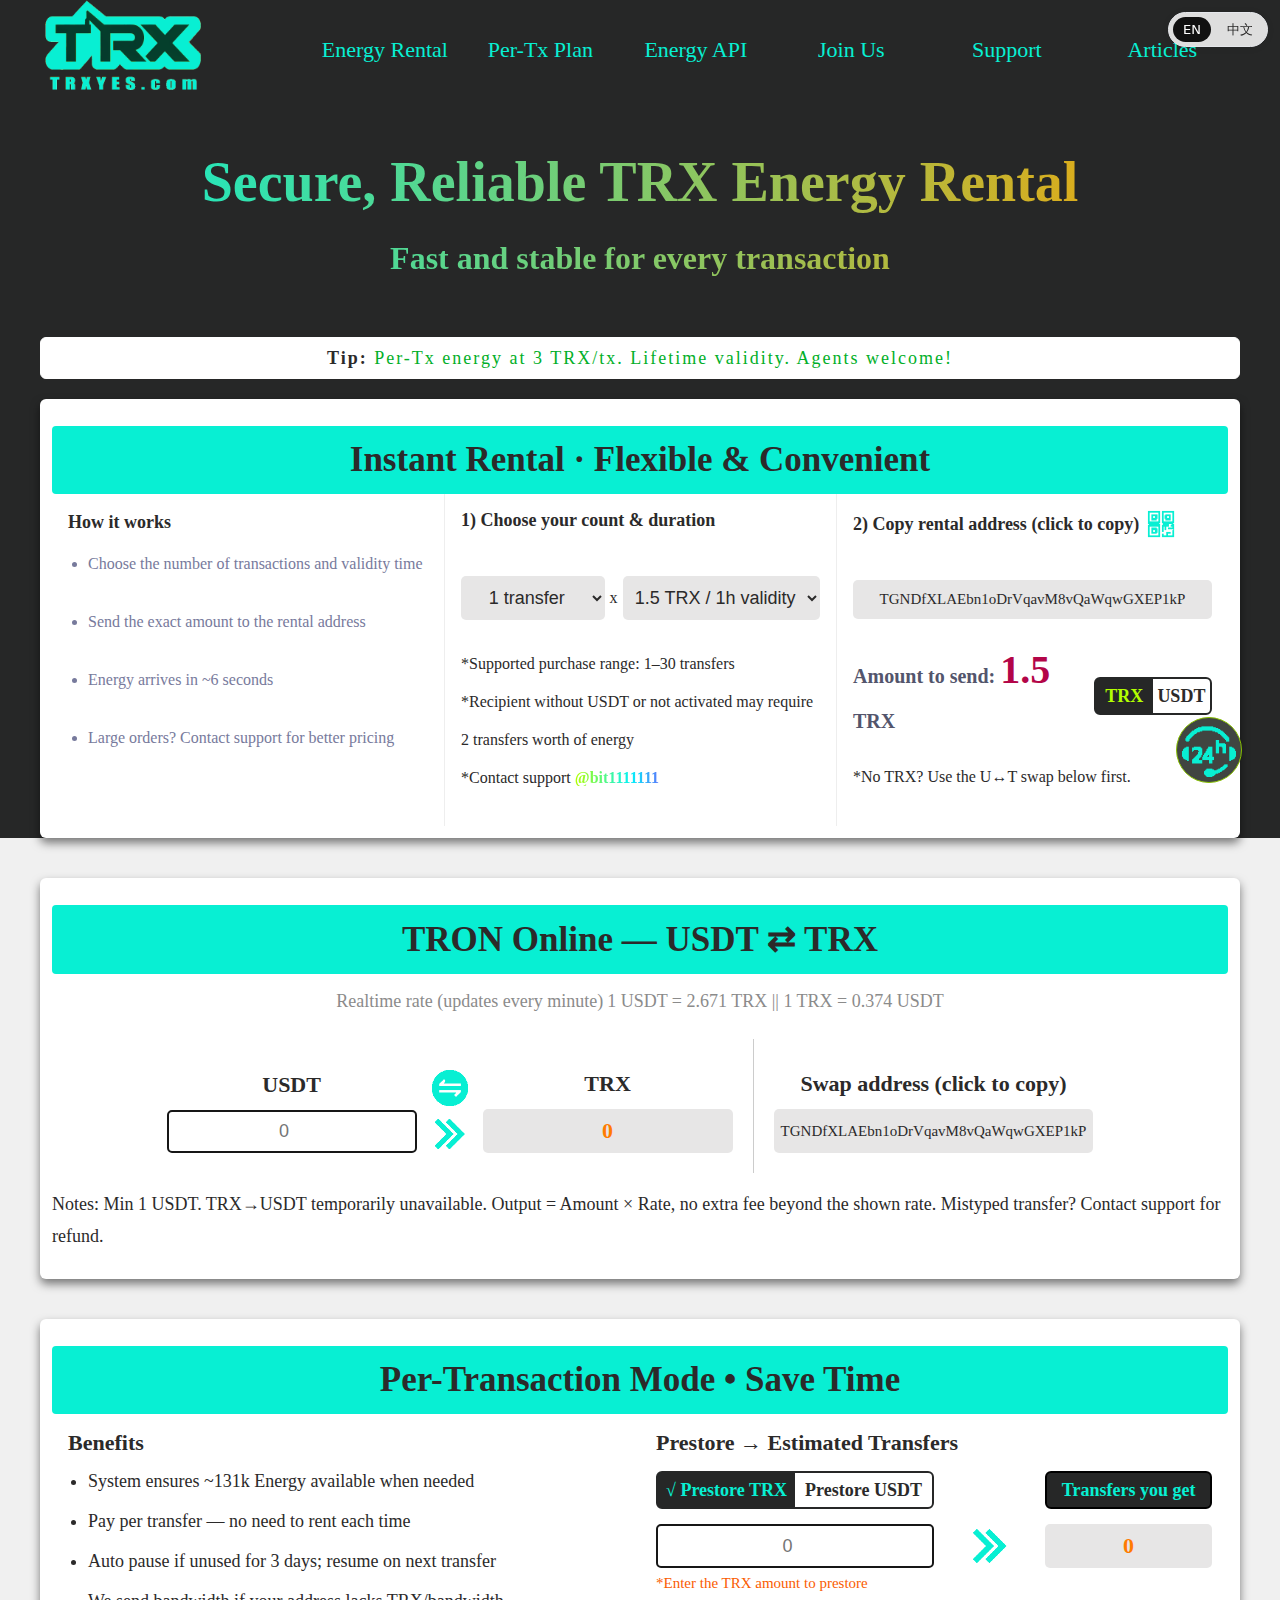
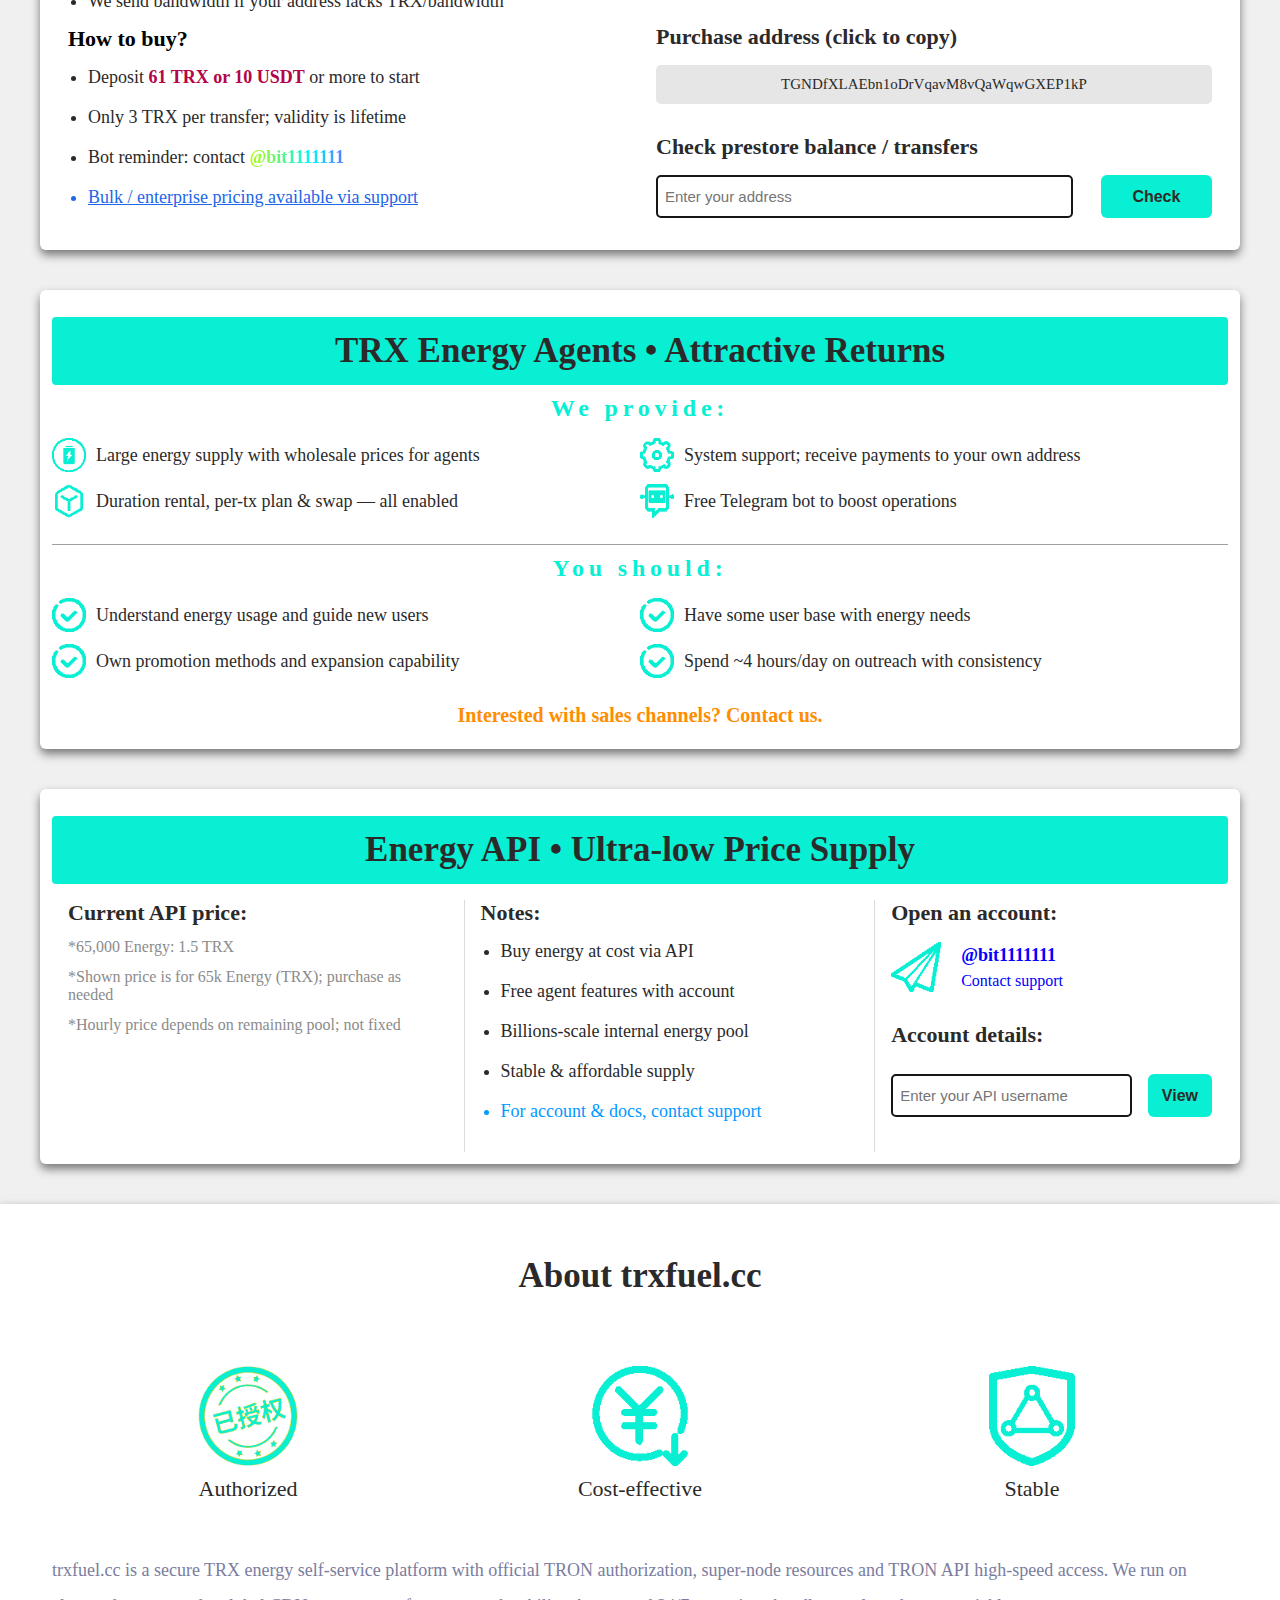
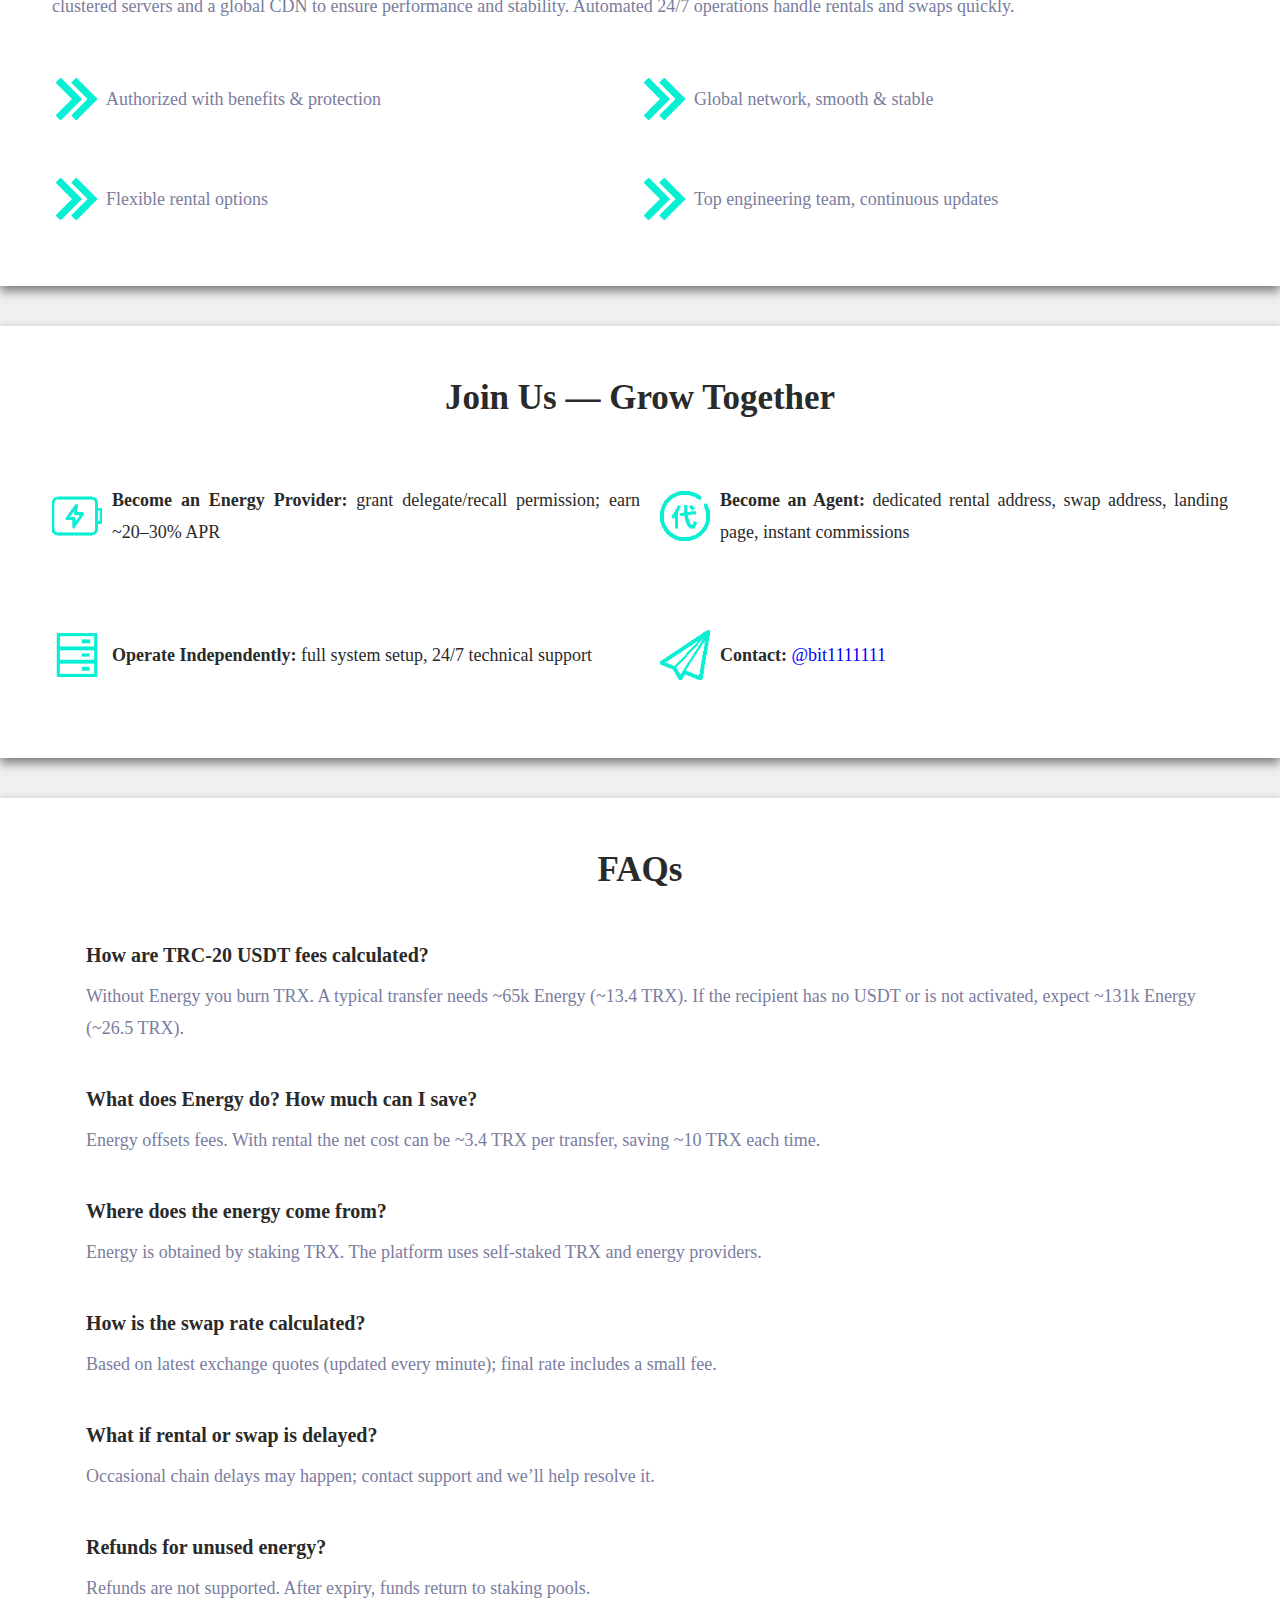
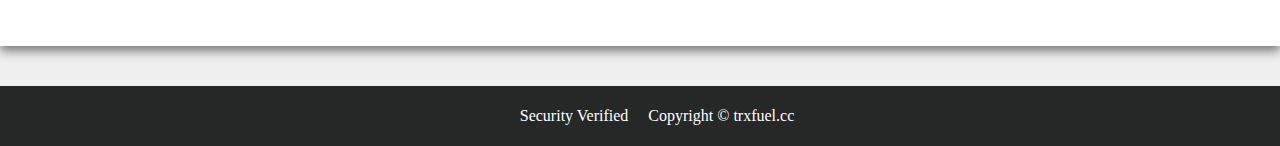
<file: index.html>
<!DOCTYPE html>
<html lang="en">
<head>
    <meta http-equiv="Content-Type" content="text/html; charset=utf-8"/>
    <link rel="shortcut icon" href="https://www.trxfuel.cc/favicon.ico"/>
    <meta name="viewport" content="width=device-width,initial-scale=1.0,maximum-scale=1.0,user-scalable=0"/>

    <!-- SEO (English default) -->
    <title>TRX Energy Rental • USDT↔TRX Swap • Fast & Reliable | trxfuel.cc</title>
    <meta name="description" content="Self-serve TRX energy rental and USDT↔TRX swap. Energy delivered in ~6 seconds. Hourly & per-transaction plans, API, Telegram support."/>
    <link rel="canonical" href="https://www.trxfuel.cc/"/>
    <meta name="robots" content="index,follow,max-image-preview:large"/>

    <!-- Social (English default) -->
    <meta property="og:type" content="website"/>
    <meta property="og:locale" content="en_US"/>
    <meta property="og:locale:alternate" content="zh_CN"/>
    <meta property="og:site_name" content="trxfuel.cc"/>
    <meta property="og:title" content="TRX Energy Rental • USDT↔TRX Swap"/>
    <meta property="og:description" content="Energy in ~6s. Flexible rental, per-transaction plan, and API."/>
    <meta property="og:url" content="https://www.trxfuel.cc/"/>
    <meta property="og:image" content="https://www.trxfuel.cc/files/og-cover.jpg"/>
    <meta name="twitter:card" content="summary_large_image"/>
    <meta name="twitter:title" content="TRX Energy Rental • USDT↔TRX Swap"/>
    <meta name="twitter:description" content="Energy in ~6s. Flexible rental, per-transaction plan, and API."/>
    <meta name="twitter:image" content="https://www.trxfuel.cc/files/og-cover.jpg"/>

    <!-- Hreflang -->
    <link rel="alternate" hreflang="en" href="https://www.trxfuel.cc/"/>
    <link rel="alternate" hreflang="zh-Hans" href="https://www.trxfuel.cc/?lang=zh"/>
    <link rel="alternate" hreflang="x-default" href="https://www.trxfuel.cc/"/>

    <!-- Your styles & libs -->
    <link rel="stylesheet" href="files/index.css"/>
    <link rel="stylesheet" href="files/public.css"/>
    <link rel="stylesheet" href="files/smallScreen.css"/>
    <script src="files/jquery-3.7.1.min.js"></script>

    <!-- Schema (kept; English summaries) -->
    <script type="application/ld+json">{
        "@context":"https://schema.org",
        "@type":"Organization",
        "name":"trxfuel.cc",
        "url":"https://www.trxfuel.cc/",
        "logo":"https://www.trxfuel.cc/files/logo.png",
        "sameAs":["https://t.me/trxyes_com"]
    }</script>
    <script type="application/ld+json">{
        "@context":"https://schema.org",
        "@type":"Service",
        "name":"TRX Energy Rental & Swap",
        "provider":{"@type":"Organization","name":"trxfuel.cc"},
        "areaServed":"Worldwide",
        "url":"https://www.trxfuel.cc/#energyRental",
        "description":"Self-serve TRX energy rental and USDT↔TRX swap with ~6s delivery."
    }</script>
    <script type="application/ld+json">{
        "@context":"https://schema.org",
        "@type":"FAQPage",
        "mainEntity":[
            {"@type":"Question","name":"How are TRON (TRC-20) USDT fees calculated?",
                "acceptedAnswer":{"@type":"Answer","text":"Without rented energy the fee burns TRX. A typical transfer needs ~65,000 Energy (~13.4 TRX). If recipient has no USDT or is not activated, expect ~131,000 Energy (~26.5 TRX)."}},
            {"@type":"Question","name":"What does Energy do? How much can I save?",
                "acceptedAnswer":{"@type":"Answer","text":"Energy offsets fees. With rental the net cost can be ~3.4 TRX per transfer, saving about 10 TRX."}},
            {"@type":"Question","name":"Where does the platform’s energy come from?",
                "acceptedAnswer":{"@type":"Answer","text":"From staking TRX (self-owned and partner pools)."}},
            {"@type":"Question","name":"How is the USDT↔TRX swap rate calculated?",
                "acceptedAnswer":{"@type":"Answer","text":"Based on latest exchange quotes and updated every minute; a small fee is included."}},
            {"@type":"Question","name":"What if rental or swap is delayed?",
                "acceptedAnswer":{"@type":"Answer","text":"Occasional chain delays can happen; contact support for assistance."}},
            {"@type":"Question","name":"Can I refund unused energy?",
                "acceptedAnswer":{"@type":"Answer","text":"Refunds are not supported; after expiry, funds return to staking pools."}}
        ]
    }</script>

    <!-- Tiny style for the top-right language switch -->
    <style>
    .lang-switch {
      position: fixed; top: 12px; right: 12px; z-index: 9999;
      display: inline-flex; gap: 6px; background: rgba(255,255,255,.85);
      border: 1px solid #e5e7eb; border-radius: 999px; padding: 4px;
      box-shadow: 0 1px 8px rgba(0,0,0,.05);
    }
    .lang-switch button{
      border: 0; background: transparent; padding: 6px 10px; border-radius: 999px;
      font: 500 13px/1 system-ui,-apple-system,Segoe UI,Roboto,Ubuntu,Arial;
      cursor: pointer;
    }
    .lang-switch button.active{ background:#111; color:#fff; }
    @media (max-width: 640px){ .lang-switch{ top:8px; right:8px; } }
  </style>
</head>

<body>
<div class="header">
    <div class="menu elementWith">
        <div class="logo"><img class="logo_size" loading="lazy" src="files/logo.png" alt="logo"/></div>
        <div class="nav">
            <ul>
                <li><a href="https://www.trxfuel.cc/#energyRental">Energy Rental</a></li>
                <li><a href="https://www.trxfuel.cc/#prestore">Per-Tx Plan</a></li>
                <li><a href="https://www.trxfuel.cc/#api">Energy API</a></li>
                <li class="apititle"><a href="https://www.trxfuel.cc/#agents">Become an Agent</a></li>
                <li id="customerService"><a href="https://www.trxfuel.cc/#">Support</a></li>
                <li id="navArticles"><a href="articles.html">Articles</a></li>

            </ul>
        </div>
    </div>

    <div class="title elementWith">
        <h1>Secure, Reliable TRX Energy Rental</h1>
        <p>Fast and stable for every transaction</p>
    </div>

    <div class="notice elementWith">
        <p class="noticeColor">
            <i class="noticeIstyle">Tip:</i> Per-Tx energy at 3 TRX/tx. Lifetime validity. Agents welcome!
        </p>
    </div>

    <div id="energyRental" class="energyRentalDiv elementWith">
        <h2>Instant Rental · Flexible & Convenient</h2>

        <div class="bishuleft bishuPublick">
            <span class="setpNumberSytle">How it works</span>
            <ul>
                <li>Choose the number of transactions and validity time</li>
                <li>Send the exact amount to the rental address</li>
                <li>Energy arrives in ~6 seconds</li>
                <li>Large orders? Contact support for better pricing</li>
            </ul>
        </div>

        <div class="bishucenter bishuPublick">
            <span class="setpNumberSytle">1) Choose your count & duration</span>
            <div class="selectTimeAndPrice">
                <select id="selectCount">
                    <option value="0">Please choose</option>
                    <option value="1" selected>1 transfer</option>
                    <option value="2">2 transfers</option>
                    <option value="3">3 transfers</option>
                    <option value="4">4 transfers</option>
                    <option value="5">5 transfers</option>
                    <option value="10">10 transfers</option>
                    <option value="20">20 transfers</option>
                    <option value="30">30 transfers</option>
                </select>
                <span>x</span>
                <select id="timeAndPrice">
                    <option value="1.5">1.5 TRX / 1h validity</option>
                </select>
            </div>
            <div class="SelectPrompt">
                <span>*Supported purchase range: <i id="biShuNumber">1–30</i> transfers</span>
                <span>*Recipient without USDT or not activated may require 2 transfers worth of energy</span>
                <span>*Contact support <a class="viewBot telegram-text" href="#" rel="noopener" target="_blank">@bit1111111</a></span>
            </div>
        </div>

        <div class="bishuright bishuPublick">
            <div class="addressTitle martop">
                <span class="setpNumberSytle">2) Copy rental address (click to copy)</span>
                <img id="rqCodeicon2" loading="lazy" src="files/rqcode.png" alt="rqCodeIcon2"/>
            </div>
            <div class="addressDiv">
                <span id="energyAddress">TGNDfXLAEbn1oDrVqavM8vQaWqwGXEP1kP</span>
            </div>
            <div class="priceDiv">
                <div class="priceSpan">Amount to send: <span id="price">1.5</span> <span id="tokenName">TRX</span></div>
                <div class="conversion">
                    <span class="selectTrxUsdt">TRX</span>
                    <span id="selectUsdt">USDT</span>
                </div>
            </div>
            <span class="convertSpan">*No TRX? Use the U↔T swap below first.</span>
        </div>
    </div>
</div>

<div id="exchange" class="exchangeDiv elementWith">
    <h2>TRON Online — USDT ⇄ TRX</h2>
    <div class="exchangeRateDiv">
        <p class="exchangeRateP">Realtime rate (updates every minute)</p>
        <p class="exchangeutRate">1 USDT = 2.671 TRX || 1 TRX = 0.374 USDT</p>
    </div>
    <div class="exchangeInputDiv">
        <div class="exchangeItem1">
            <span id="iconName1">USDT</span>
            <input id="exchangeInput1" type="number" placeholder="0"/>
        </div>
        <div class="exchangeItem2">
            <img class="iconFont1" loading="lazy" src="files/convert.png" alt="convertIcon"/>
            <img class="iconFont2" loading="lazy" src="files/rightimg.png" alt="rightimg"/>
        </div>
        <div class="exchangeItem3">
            <span id="iconName2">TRX</span>
            <span id="getCount">0</span>
        </div>
        <div class="exchangeItem4">
            <div class="iconName3">
                Swap address (click to copy)
                <img id="rqCodeicon3" loading="lazy" src="files/rqcode.png" alt="rqCodeicon3"/>
            </div>
            <span id="exchangeAddress">TGNDfXLAEbn1oDrVqavM8vQaWqwGXEP1kP</span>
        </div>
    </div>
    <div class="exchangePrompt">
        <i>Notes:</i> Min 1 USDT. TRX→USDT temporarily unavailable. Output = Amount × Rate, no extra fee beyond the shown rate. Mistyped transfer? Contact support for refund.
    </div>
</div>

<div id="prestore" class="prestoreDiv elementWith">
    <h2>Per-Transaction Mode • Save Time</h2>
    <div class="prestoreLeft">
        <div class="descriptionDiv">
            <span class="setpNumberSytle">Benefits</span>
            <ul>
                <li>System ensures ~131k Energy available when needed</li>
                <li>Pay per transfer — no need to rent each time</li>
                <li>Auto pause if unused for 3 days; resume on next transfer</li>
                <li>We send bandwidth if your address lacks TRX/bandwidth</li>
            </ul>
        </div>
        <div class="descriptionDiv">
            <span class="setpNumberSytle2">How to buy?</span>
            <ul>
                <li>Deposit <b id="minTrxOrUsdt">61 TRX or 10 USDT</b> or more to start</li>
                <li>Only 3 TRX per transfer; validity is lifetime</li>
                <li>Bot reminder: contact <a class="lianxikefu telegram-text" href="#" rel="noopener" target="_blank">@bit1111111</a></li>
                <li class="gray">Bulk / enterprise pricing available via support</li>
            </ul>
        </div>
    </div>
    <div class="prestoreRight">
        <div class="calculator">
            <p class="calculatorTitle">Prestore → Estimated Transfers</p>
            <div class="selectMethod">
                <span class="useTrx">√ Prestore TRX</span>
                <span class="useUsdt">Prestore USDT</span>
            </div>
            <div class="calculatorzhangwei"></div>
            <p class="calculatorGetCount">Transfers you get</p>
            <input id="calculatorInput" type="number" placeholder="0"/>
            <div class="calculatoriconDiv">
                <img class="calculatoricon" loading="lazy" src="files/rightimg.png" alt="rightimg"/>
            </div>
            <span id="calculatorText">0</span>
            <p class="selectText">*Enter the TRX amount to prestore</p>
        </div>
        <div class="prestoreAddress">
            <div class="iconName3">
                Purchase address (click to copy)
                <img id="rqCodeicon4" loading="lazy" src="files/rqcode.png" alt="rqCodeicon4"/>
            </div>
            <span id="copyPrestoreAddress">TGNDfXLAEbn1oDrVqavM8vQaWqwGXEP1kP</span>
        </div>
        <div class="SelectDiv">
            <span class="selectTitle">Check prestore balance / transfers</span>
            <input id="selectAddress" type="text" placeholder="Enter your address"/>
            <button id="selectAddrBtn">Check</button>
        </div>
    </div>
</div>

<div id="agents" class="agentsDiv elementWith">
    <h2>TRX Energy Agents • Attractive Returns</h2>
    <div class="agentsContentDiv">
        <div class="agentsDescribe">
            <div class="agentsSalary">
                <p>We provide:</p>
                <div class="agentsSalaryDiv">
                    <div class="ourResources">
                        <img loading="lazy" src="files/agentsSalary.png" alt="agentsSalary"/>
                        <span class="agentsSalarySpan">Large energy supply with wholesale prices for agents</span>
                    </div>
                    <div class="ourResources">
                        <img loading="lazy" src="files/system.png" alt="system"/>
                        <span class="agentsSalarySpan">System support; receive payments to your own address</span>
                    </div>
                    <div class="ourResources">
                        <img loading="lazy" src="files/gongneng.png" alt="features"/>
                        <span class="agentsSalarySpan">Duration rental, per-tx plan & swap — all enabled</span>
                    </div>
                    <div class="ourResources">
                        <img loading="lazy" src="files/telegram-bot.png" alt="telegram-bot"/>
                        <span class="agentsSalarySpan">Free Telegram bot to boost operations</span>
                    </div>
                </div>
            </div>
            <div class="agentsRequire">
                <p>You should:</p>
                <div class="agentsRequireDiv">
                    <div class="agentsRequirements">
                        <img loading="lazy" src="files/require.png" alt="require"/>
                        <span class="agentsRequireSpan">Understand energy usage and guide new users</span>
                    </div>
                    <div class="agentsRequirements">
                        <img loading="lazy" src="files/require.png" alt="require"/>
                        <span class="agentsRequireSpan">Have some user base with energy needs</span>
                    </div>
                    <div class="agentsRequirements">
                        <img loading="lazy" src="files/require.png" alt="require"/>
                        <span class="agentsRequireSpan">Own promotion methods and expansion capability</span>
                    </div>
                    <div class="agentsRequirements">
                        <img loading="lazy" src="files/require.png" alt="require"/>
                        <span class="agentsRequireSpan">Spend ~4 hours/day on outreach with consistency</span>
                    </div>
                </div>
            </div>
            <p class="agentsText">Interested with sales channels? Contact us.</p>
        </div>
    </div>
</div>

<div id="api" class="apiDiv elementWith">
    <h2>Energy API • Ultra-low Price Supply</h2>
    <div class="apiTitleDiv">
        <div class="apiTitleItem1">
            <span class="apiPriceP">Current API price:</span>
            <span class="apiPriceColor">*65,000 Energy: 1.5 TRX</span>
            <span class="apiPriceColor">*Shown price is for 65k Energy (TRX); purchase as needed</span>
            <span class="apiPriceColor">*Hourly price depends on remaining pool; not fixed</span>
        </div>
        <div class="apiTitleItem2">
            <span class="apiPriceP">Notes:</span>
            <ul>
                <li>Buy energy at cost via API</li>
                <li>Free agent features with account</li>
                <li>Billions-scale internal energy pool</li>
                <li>Stable & affordable supply</li>
                <li style="color:#0099ff;">For account & docs, contact support</li>
            </ul>
        </div>
        <div class="apiTitleItem3">
            <span class="apiPriceP">Open an account:</span>
            <div class="apiKeFuDiv">
                <img class="apiKeFuImg" loading="lazy" src="files/telegram.png" alt="telegramKeFu"/>
                <div class="apiKeFu">
                    <a class="apiKeFuId" href="#">@bit1111111</a>
                    <a class="apiKeFuId2" href="#">Contact support</a>
                </div>
            </div>
            <div class="apiQueryDiv">
                <span class="apiQueryP">Account details:</span>
                <input id="queryInput" type="text" placeholder="Enter your API username"/>
                <button id="apiQueryBtn">View</button>
            </div>
        </div>
    </div>
</div>

<div id="about" class="aboutDiv">
    <div class="aboutIndexPage elementWith">
        <h3>About trxfuel.cc</h3>
        <ul class="aboutUl">
            <li><img loading="lazy" src="files/authorization.png" alt="authorization"/><span>Authorized</span></li>
            <li><img loading="lazy" src="files/Affordable.png" alt="affordable"/><span>Cost-effective</span></li>
            <li><img loading="lazy" src="files/stable.png" alt="stable"/><span>Stable</span></li>
        </ul>
        <div>
            trxfuel.cc is a secure TRX energy self-service platform with official TRON authorization,
            super-node resources and TRON API high-speed access. We run on clustered servers and a global CDN
            to ensure performance and stability. Automated 24/7 operations handle rentals and swaps quickly.
        </div>
        <ul class="aboutList">
            <li><img loading="lazy" src="files/rightimg.png" alt="ok"/><span>Authorized with benefits & protection</span></li>
            <li><img loading="lazy" src="files/rightimg.png" alt="ok"/><span>Global network, smooth & stable</span></li>
            <li><img loading="lazy" src="files/rightimg.png" alt="ok"/><span>Flexible rental options</span></li>
            <li><img loading="lazy" src="files/rightimg.png" alt="ok"/><span>Top engineering team, continuous updates</span></li>
        </ul>
    </div>
</div>

<div id="joinUs" class="joinUsDiv">
    <div class="joinUsIndexPage elementWith">
        <h3>Join Us — Grow Together</h3>
        <ul class="joinUsUl">
            <li><img loading="lazy" src="files/energyMaster.png" alt="energyMaster"/>
                <span><i>Become an Energy Provider:</i> grant delegate/recall permission; earn ~20–30% APR</span></li>
            <li><img loading="lazy" src="files/agent.png" alt="agent"/>
                <span><i>Become an Agent:</i> dedicated rental address, swap address, landing page, instant commissions</span></li>
            <li><img loading="lazy" src="files/selfServices.png" alt="selfServices"/>
                <span><i>Operate Independently:</i> full system setup, 24/7 technical support</span></li>
            <li><img loading="lazy" src="files/telegram.png" alt="telegram"/>
                <span><i>Contact:</i> <a href="https://t.me/bit1111111">@bit1111111</a></span></li>
        </ul>
    </div>
</div>

<div class="faq">
    <div class="faqDiv elementWith">
        <h3>FAQs</h3>

        <div class="faqItem">
            <div class="faqTitle"><img loading="lazy" src="files/faq.png" alt="faq"/><h4>How are TRC-20 USDT fees calculated?</h4></div>
            <p>Without Energy you burn TRX. A typical transfer needs ~65k Energy (~13.4 TRX). If the recipient has no USDT or is not activated, expect ~131k Energy (~26.5 TRX).</p>
        </div>

        <div class="faqItem">
            <div class="faqTitle"><img loading="lazy" src="files/faq.png" alt="faq"/><h4>What does Energy do? How much can I save?</h4></div>
            <p>Energy offsets fees. With rental the net cost can be ~3.4 TRX per transfer, saving ~10 TRX each time.</p>
        </div>

        <div class="faqItem">
            <div class="faqTitle"><img loading="lazy" src="files/faq.png" alt="faq"/><h4>Where does the energy come from?</h4></div>
            <p>Energy is obtained by staking TRX. The platform uses self-staked TRX and energy providers.</p>
        </div>

        <div class="faqItem">
            <div class="faqTitle"><img loading="lazy" src="files/faq.png" alt="faq"/><h4>How is the swap rate calculated?</h4></div>
            <p>Based on latest exchange quotes (updated every minute); final rate includes a small fee.</p>
        </div>

        <div class="faqItem">
            <div class="faqTitle"><img loading="lazy" src="files/faq.png" alt="faq"/><h4>What if rental or swap is delayed?</h4></div>
            <p>Occasional chain delays may happen; contact support and we’ll help resolve it.</p>
        </div>

        <div class="faqItem">
            <div class="faqTitle"><img loading="lazy" src="files/faq.png" alt="faq"/><h4>Refunds for unused energy?</h4></div>
            <p>Refunds are not supported. After expiry, funds return to staking pools.</p>
        </div>
    </div>
</div>

<div class="footDiv">
    <div class="safeAuthentication"><img loading="lazy" src="files/safe.png" alt="safe"/><span>Security Verified</span></div>
    <a href="https://www.trxfuel.cc/" target="_blank" rel="noopener">Copyright © trxfuel.cc</a>
</div>

<div class="popupMenu">
    <div id="message">This is a popup message.</div>
    <div id="backTop"><img loading="lazy" src="files/backTop.png" alt="backTop"/></div>
    <div id="kefuIcon"><img loading="lazy" src="files/kefu.png" alt="kefuIcon"/></div>

    <div id="telegramID">
        <div class="telegramDiv">
            <div class="telegramTitle"><span>Telegram Support</span><span id="closeTelegram">X</span></div>
            <img loading="lazy" src="files/telegram.png" alt="telegram"/>
            <p id="telegramText">@bit1111111</p>
            <div class="telegramButton">
                <p id="copyTelegram">Copy ID</p>
                <a href="https://t.me/bit1111111" target="_blank" rel="noopener">Open</a>
            </div>
        </div>
    </div>

    <div id="addressQrcode">
        <div class="qrcodeDiv">
            <span id="qrcodeTitle">Rental Address QR</span>
            <img id="qrcodeImg" loading="lazy" src="files/energyQrcod.png" alt="addressImg"/>
            <div class="qrcodeText">
                <p id="saveLocal">Save</p>
                <p id="closeQrcode">Close</p>
            </div>
        </div>
    </div>

    <div id="addressBalance">
        <div class="addressBalanceDiv">
            <p class="balanceTitle">xxxxxxxxxxxxxxxxxxxxxxxxxxx</p>
            <p class="meingxiText">Usage Details</p>
            <div class="balanceList"><p>No events</p></div>
            <div class="closeBalance">X</div>
        </div>
    </div>
</div>

<!-- Your original JS -->
<script src="files/index.js"></script>

<!-- Language Switch (top-right) -->
<div class="lang-switch" aria-label="Language Switch">
    <button data-lang="en" class="active">EN</button>
    <button data-lang="zh">中文</button>
</div>

<!-- Lightweight i18n: default EN, toggle to 中文 via the buttons or ?lang=zh -->
<script>
(function(){
  const dict = {
    en: {
      // head
      title: 'TRX Energy Rental • USDT↔TRX Swap • Fast & Reliable | trxfuel.cc',
      desc:  'Self-serve TRX energy rental and USDT↔TRX swap. Energy delivered in ~6 seconds. Hourly & per-transaction plans, API, Telegram support.',
      // nav
      n_energy:'Energy Rental', n_swap:'U↔T Swap', n_per:'Per-Tx Plan', n_api:'Energy API', n_agent:'Join Us', n_cs:'Support',
      // hero
      h1:'Secure, Reliable TRX Energy Rental', h1p:'Fast and stable for every transaction',
      tip:'Tip:', tiptext:'Per-Tx energy at 3 TRX/tx. Lifetime validity. Agents welcome!',
      // energy
      e_h2:'Instant Rental · Flexible & Convenient', e_flow:'How it works',
      e_l1:'Choose the number of transactions and validity time',
      e_l2:'Send the exact amount to the rental address',
      e_l3:'Energy arrives in ~6 seconds',
      e_l4:'Large orders? Contact support for better pricing',
      e_choose:'1) Choose your count & duration',
      e_note1:'*Supported purchase range: 1–30 transfers',
      e_note2:'*Recipient without USDT or not activated may require 2 transfers worth of energy',
      e_copy:'2) Copy rental address (click to copy)',
      e_amt:'Amount to send:',
      e_swap:'*No TRX? Use the U↔T swap below first.',
      // swap
      s_h2:'TRON Online — USDT ⇄ TRX',
      s_rate:'Realtime rate (updates every minute)',
      s_note:'Notes: Min 1 USDT. TRX→USDT temporarily unavailable. Output = Amount × Rate, no extra fee beyond the shown rate. Mistyped transfer? Contact support for refund.',
      // per-tx
      p_h2:'Per-Transaction Mode • Save Time', p_adv:'Benefits', p_how:'How to buy?',
      p_b1:'System ensures ~131k Energy available when needed',
      p_b2:'Pay per transfer — no need to rent each time',
      p_b3:'Auto pause if unused for 3 days; resume on next transfer',
      p_b4:'We send bandwidth if your address lacks TRX/bandwidth',
      p_h1:'Deposit 61 TRX or 10 USDT or more to start',
      p_h2b:'Only 3 TRX per transfer; validity is lifetime',
      p_h3:'Bot reminder: contact ',
      p_h4:'Bulk / enterprise pricing available via support',
      calc_title:'Prestore → Estimated Transfers', calc_trx:'√ Prestore TRX', calc_usdt:'Prestore USDT',
      calc_get:'Transfers you get', calc_input:'*Enter the TRX amount to prestore',
      buy_addr:'Purchase address (click to copy)',
      q_title:'Check prestore balance / transfers', q_btn:'Check', q_ph:'Enter your address',
      // agents
      a_h2:'TRX Energy Agents • Attractive Returns', a_we:'We provide:', a_you:'You should:',
      a_we1:'Large energy supply with wholesale prices for agents',
      a_we2:'System support; receive payments to your own address',
      a_we3:'Duration rental, per-tx plan & swap — all enabled',
      a_we4:'Free Telegram bot to boost operations',
      a_y1:'Understand energy usage and guide new users',
      a_y2:'Have some user base with energy needs',
      a_y3:'Own promotion methods and expansion capability',
      a_y4:'Spend ~4 hours/day on outreach with consistency',
      a_end:'Interested with sales channels? Contact us.',
      // api
      api_h2:'Energy API • Ultra-low Price Supply',
      api_now:'Current API price:', api_c1:'*65,000 Energy: 1.5 TRX', api_c2:'*Shown price is for 65k Energy (TRX); purchase as needed', api_c3:'*Hourly price depends on remaining pool; not fixed',
      api_note:'Notes:', api_o:'Open an account:', api_docs:'For account & docs, contact support',
      api_user:'Account details:', api_input:'Enter your API username', api_btn:'View',
      // about
      about:'About trxfuel.cc',
      about_p:'trxfuel.cc is a secure TRX energy self-service platform with official TRON authorization, super-node resources and TRON API high-speed access. We run on clustered servers and a global CDN to ensure performance and stability. Automated 24/7 operations handle rentals and swaps quickly.',
      about_u1:'Authorized', about_u2:'Cost-effective', about_u3:'Stable',
      about_l1:'Authorized with benefits & protection', about_l2:'Global network, smooth & stable', about_l3:'Flexible rental options', about_l4:'Top engineering team, continuous updates',
      // join
      join:'Join Us — Grow Together',
      // faq
      faq:'FAQs',
      // footer
      sec:'Security Verified',
      // popup
      t_support:'Telegram Support', t_copy:'Copy ID', t_open:'Open', qr:'Rental Address QR', save:'Save', close:'Close', usage:'Usage Details', noevt:'No events',
      n_articles: 'Articles'
    },
    zh: {
      title:'TRX 能量租赁｜USDT↔TRX 闪兑｜快速稳定｜trxfuel.cc',
      desc:'TRX 能量自助租赁与 USDT↔TRX 闪兑，6 秒内到账、稳定可靠。提供时长能量、笔数套餐与 API，支持 Telegram 客服与查询。',
      n_energy:'能量闪租', n_swap:'U-T闪兑', n_per:'笔数模式', n_api:'能量API', n_agent:'加入代理', n_cs:'联系客服',
      h1:'安全可靠的TRX自助能量租赁平台', h1p:'快速稳定助力您的每一次交易',
      tip:'温馨提示:', tiptext:'笔数3Trx/笔，笔数永久有效，欢迎试用！招能量代理！',
      e_h2:'能量闪租,灵活方便', e_flow:'流程说明',
      e_l1:'选择自己想要的笔数及有效时间', e_l2:'向平台能量租赁地址转入对应的数量',
      e_l3:'转帐后6秒内到账能量', e_l4:'有大额需求联系客服,有优惠',
      e_choose:'一、 选择您需要的笔数及时长',
      e_note1:'*支持 1–30 笔之间的笔数购买',
      e_note2:'*对方地址无U或未激活时需2笔能量',
      e_copy:'二、 复制租赁地址 点击即复制',
      e_amt:'需转金额:',
      e_swap:'*如无TRX,可使用系统中U-T互换后再操作',
      s_h2:'Tron波场在线 Usdt换TRX | Trx换USDT',
      s_rate:'实时汇率: 每分钟更新',
      s_note:'兑换说明: U换T最低 1U 起,暂不支持T换U, 获得数量=数量×汇率,不再扣除手续费,转错可联系客服退款。',
      p_h2:'笔数模式,省时省心', p_adv:'笔数的优势', p_how:'如何购买？',
      p_b1:'系统随时保证您地址中有13.1万能量可用',
      p_b2:'用一笔扣一笔,不用每次转帐前再租用能量',
      p_b3:'3天不用自动暂停不再扣费,转U一次自动恢复',
      p_b4:'您地址无带宽且无trx时发送345带宽给您',
      p_h1:'转入 61Trx 或 10Usdt 以上即为购买笔数',
      p_h2b:'仅 3Trx/笔，且时效为永久。',
      p_h3:'笔数提醒机器人联系客服 ',
      p_h4:'大客户或批量地址联系客服价格更优',
      calc_title:'预存可获得笔数计算', calc_trx:'√预存TRX', calc_usdt:'预存USDT',
      calc_get:'获得转帐笔数', calc_input:'*请输入您要预存的Trx数量',
      buy_addr:'笔数购买地址(点击即复制)',
      q_title:'预存余额/笔数明细查询', q_btn:'查 询', q_ph:'请输入您要查询的地址',
      a_h2:'Trx能量代理 回报丰厚', a_we:'我们为您提供:', a_you:'您要具备的条件:',
      a_we1:'海量能量,代理可享超低批发价', a_we2:'提供系统支持,可使用自己的地址收款',
      a_we3:'时长能量,笔数套餐,闪兑功能全免费开放', a_we4:'免费Telegram机器人使用,助力业务扩展',
      a_y1:'了解能量使用机制,有耐心指导会员', a_y2:'有一定资源与用户需求', a_y3:'具备推广方法及业务拓展能力', a_y4:'每天至少4小时的推广与坚持',
      a_end:'有兴趣且有销售渠道,请联系我们',
      api_h2:'能量API 提供超低价能量', api_now:'API能量当前售价:',
      api_c1:'*65000能量: 1.5trx', api_c2:'*以上为6.5万能量价格(trx),实际可按需购买', api_c3:'*每小时的价格由剩余能量决定,并不是固定的',
      api_note:'说 明:', api_o:'注册开户:', api_docs:'开户及开发文档请联系客服',
      api_user:'帐号明细:', api_input:'请输入您的API用户名', api_btn:'查 看',
      about:'关于 trxfuel.cc 平台',
      about_p:'trxfuel.cc 是一个由 TRON 授权、稳定可靠的 TRX 能量自助租赁平台，拥有超级节点与高速 API，集群与全球 CDN 保证性能与稳定，24 小时自动化处理租赁与闪兑。',
      about_u1:'官方授权', about_u2:'高性价比', about_u3:'流畅稳定',
      about_l1:'官方授权，享受权益和保障。', about_l2:'全球高速网络，流畅稳定', about_l3:'租赁方式灵活，满足大众需求', about_l4:'顶尖技术团队，持续更新与维护',
      join:'加入我们 共同发展',
      faq:'常见问题',
      sec:'已通过安全认证',
      t_support:'飞机(电报)在线客服', t_copy:'点击复制ID', t_open:'直接打开',
      qr:'能量租赁地址二维码', save:'保存到本地', close:'关闭退出', usage:'地址使用明细', noevt:'暂无事件',
      n_articles: '文章'
    }
  };

  function $(sel){ return document.querySelector(sel); }
  function txt(sel, v){ const el=$(sel); if(el) el.textContent=v; }
  function html(sel, v){ const el=$(sel); if(el) el.innerHTML=v; }

  function apply(lang){
    const d = dict[lang] || dict.en;
    document.documentElement.lang = (lang==='zh'?'zh':'en');

    // Head SEO
    document.title = d.title;
    const md = document.querySelector('meta[name="description"]'); if(md) md.setAttribute('content', d.desc);

    // Nav
    txt('.nav a[href*="#energyRental"]', d.n_energy);
    txt('.nav a[href*="#exchange"]', d.n_swap);
    txt('.nav a[href*="#prestore"]', d.n_per);
    txt('.nav a[href*="#api"]', d.n_api);
    txt('.nav .apititle a', d.n_agent);
    txt('#customerService a', d.n_cs);

    // Hero
    txt('.title h1', d.h1);
    txt('.title p', d.h1p);
    html('.notice .noticeColor', '<i class="noticeIstyle">'+d.tip+'</i> '+d.tiptext);

    // Energy
    txt('#energyRental h2', d.e_h2);
    txt('.bishuleft .setpNumberSytle', d.e_flow);
    txt('.bishuleft li:nth-child(1)', d.e_l1);
    txt('.bishuleft li:nth-child(2)', d.e_l2);
    txt('.bishuleft li:nth-child(3)', d.e_l3);
    txt('.bishuleft li:nth-child(4)', d.e_l4);
    txt('.bishucenter .setpNumberSytle', d.e_choose);
    txt('.SelectPrompt span:nth-child(1)', d.e_note1);
    txt('.SelectPrompt span:nth-child(2)', d.e_note2);
    // keep the link in 3rd span
    const sp3 = document.querySelector('.SelectPrompt span:nth-child(3)');
    if(sp3){ sp3.firstChild && (sp3.firstChild.textContent = d.e_note3 || '*Contact support '); }
    txt('.addressTitle .setpNumberSytle', d.e_copy);
    const priceLabel = document.querySelector('.priceDiv .priceSpan');
    if(priceLabel){ priceLabel.childNodes[0].textContent = d.e_amt+' '; }
    txt('.convertSpan', d.e_swap);

    // Swap
    txt('#exchange h2', d.s_h2);
    txt('.exchangeRateP', d.s_rate);
    txt('.exchangeItem4 .iconName3', (lang==='zh'?'平台兑换地址(点击即复制)':'Swap address (click to copy)'));
    txt('.exchangePrompt', d.s_note);

    // Per-tx
    txt('#prestore h2', d.p_h2);
    txt('.prestoreLeft .descriptionDiv:nth-child(1) .setpNumberSytle', d.p_adv);
    txt('.prestoreLeft .descriptionDiv:nth-child(2) .setpNumberSytle2', d.p_how);
    const lis1=document.querySelectorAll('.prestoreLeft .descriptionDiv:nth-child(1) li');
    if(lis1.length>=4){ lis1[0].textContent=d.p_b1; lis1[1].textContent=d.p_b2; lis1[2].textContent=d.p_b3; lis1[3].textContent=d.p_b4; }
    const lis2=document.querySelectorAll('.prestoreLeft .descriptionDiv:nth-child(2) li');
    if(lis2.length>=4){
      lis2[0].innerHTML = (lang==='zh'?'转入<b id="minTrxOrUsdt">61Trx或10Usdt</b>以上即为购买笔数':'Deposit <b id="minTrxOrUsdt">61 TRX or 10 USDT</b> or more to start');
      lis2[1].textContent = (lang==='zh'? '仅3Trx/笔,且时效为永久。' : 'Only 3 TRX per transfer; validity is lifetime');
      lis2[2].innerHTML = (lang==='zh'? '笔数提醒机器人联系客服<a class="lianxikefu telegram-text" href="#" rel="noopener" target="_blank">@bit1111111</a>' : 'Bot reminder: contact <a class="lianxikefu telegram-text" href="#" rel="noopener" target="_blank">@bit1111111</a>');
      lis2[3].textContent = (lang==='zh'? '大客户或批量地址联系客服价格更优' : 'Bulk / enterprise pricing available via support');
    }
    txt('.calculatorTitle', d.calc_title);
    txt('.selectMethod .useTrx', d.calc_trx);
    txt('.selectMethod .useUsdt', d.calc_usdt);
    txt('.calculatorGetCount', d.calc_get);
    const ph = document.getElementById('calculatorInput'); if(ph) ph.setAttribute('placeholder','0');
    txt('.selectText', d.calc_input);
    txt('.prestoreAddress .iconName3', d.buy_addr);
    txt('.SelectDiv .selectTitle', d.q_title);
    const selInp = document.getElementById('selectAddress'); if(selInp) selInp.setAttribute('placeholder', d.q_ph);
    txt('#selectAddrBtn', d.q_btn);

    // Agents
    txt('#agents h2', d.a_h2);
    txt('.agentsSalary > p', d.a_we);
    const as = document.querySelectorAll('.agentsSalarySpan');
    if(as.length>=4){ as[0].textContent=d.a_we1; as[1].textContent=d.a_we2; as[2].textContent=d.a_we3; as[3].textContent=d.a_we4; }
    txt('.agentsRequire > p', d.a_you);
    const ar = document.querySelectorAll('.agentsRequireSpan');
    if(ar.length>=4){ ar[0].textContent=d.a_y1; ar[1].textContent=d.a_y2; ar[2].textContent=d.a_y3; ar[3].textContent=d.a_y4; }
    txt('.agentsText', d.a_end);

    // API
    txt('#api h2', d.api_h2);
    const api1 = document.querySelectorAll('.apiTitleItem1 .apiPriceColor');
    txt('.apiTitleItem1 .apiPriceP', d.api_now);
    if(api1.length>=3){ api1[0].textContent=d.api_c1; api1[1].textContent=d.api_c2; api1[2].textContent=d.api_c3; }
    txt('.apiTitleItem2 .apiPriceP', d.api_note);
    txt('.apiTitleItem3 .apiPriceP', d.api_o);
    const aqp = document.querySelector('.apiQueryDiv .apiQueryP'); if(aqp) aqp.textContent = d.api_user;
    const qi = document.getElementById('queryInput'); if(qi) qi.setAttribute('placeholder', d.api_input);
    txt('#apiQueryBtn', d.api_btn);
    const kf2 = document.querySelector('.apiKeFu .apiKeFuId2'); if(kf2) kf2.textContent = (document.documentElement.lang==='zh'?'联系开户客服':'Contact support');

    // About
    txt('#about h3', d.about);
    const aboutP = document.querySelector('#about .aboutIndexPage > div:nth-of-type(2)');
    if(aboutP) aboutP.textContent = d.about_p;
    const au = document.querySelectorAll('.aboutUl span');
    if(au.length>=3){ au[0].textContent=d.about_u1; au[1].textContent=d.about_u2; au[2].textContent=d.about_u3; }
    const al = document.querySelectorAll('.aboutList span');
    if(al.length>=4){ al[0].textContent=d.about_l1; al[1].textContent=d.about_l2; al[2].textContent=d.about_l3; al[3].textContent=d.about_l4; }

    // Join
    txt('#joinUs h3', d.join);

    // FAQ
    txt('.faq h3', d.faq);

    // Footer
    const sec = document.querySelector('.safeAuthentication span'); if(sec) sec.textContent = d.sec;

    // Popup
    html('.telegramTitle', '<span>'+d.t_support+'</span><span id="closeTelegram">X</span>');
    txt('#copyTelegram', d.t_copy);
    const openA = document.querySelector('.telegramButton a[href*="t.me"]'); if(openA) openA.textContent = d.t_open;
    txt('#qrcodeTitle', d.qr);
    txt('#saveLocal', d.save);
    txt('#closeQrcode', d.close);
    txt('.meingxiText', d.usage);
    const bl = document.querySelector('.balanceList p'); if(bl) bl.textContent = d.noevt;

    // Toggle UI state
    document.querySelectorAll('.lang-switch button').forEach(b=>b.classList.toggle('active', b.dataset.lang===lang));

    // Persist
    localStorage.setItem('lang', lang);

      // 2) 设置“Articles / 文章/教程”的文案
    txt('#navArticles a', d.n_articles);

    // 3) 按语言修正链接（中文跳到 ?lang=zh）
    const art = document.querySelector('#navArticles a');
    if (art) {
       art.href = (lang === 'zh') ? 'articles.html?lang=zh' : 'articles.html';
    }

    // 4) 语言按钮激活态/本地存储（保持你现有逻辑）
    document.querySelectorAll('.lang-switch button')
      .forEach(b => b.classList.toggle('active', b.dataset.lang === lang));
    localStorage.setItem('lang', lang);

    // Update hreflang alternates (optional)
    const zhAlt = document.querySelector('link[hreflang="zh-Hans"]');
    if(zhAlt) zhAlt.setAttribute('href', location.origin + '/?lang=zh');
  }

  // Init language: URL ?lang=zh > localStorage > browser
  function init(){
    const url = new URL(location.href);
    const p = url.searchParams.get('lang');
    const stored = localStorage.getItem('lang');
    const browserIsZh = (navigator.language||'en').toLowerCase().startsWith('zh');
    const lang = p || stored || 'en';
    apply(lang);
  }

  document.addEventListener('DOMContentLoaded', init);
  document.addEventListener('click', (e)=>{
    const btn = e.target.closest('.lang-switch button');
    if(!btn) return;
    const lang = btn.dataset.lang;
    const url = new URL(location.href);
    if(lang==='zh') url.searchParams.set('lang','zh'); else url.searchParams.delete('lang');
    history.replaceState(null, '', url.toString());
    apply(lang);
  });
})();
</script>
</body>
</html>
</file>
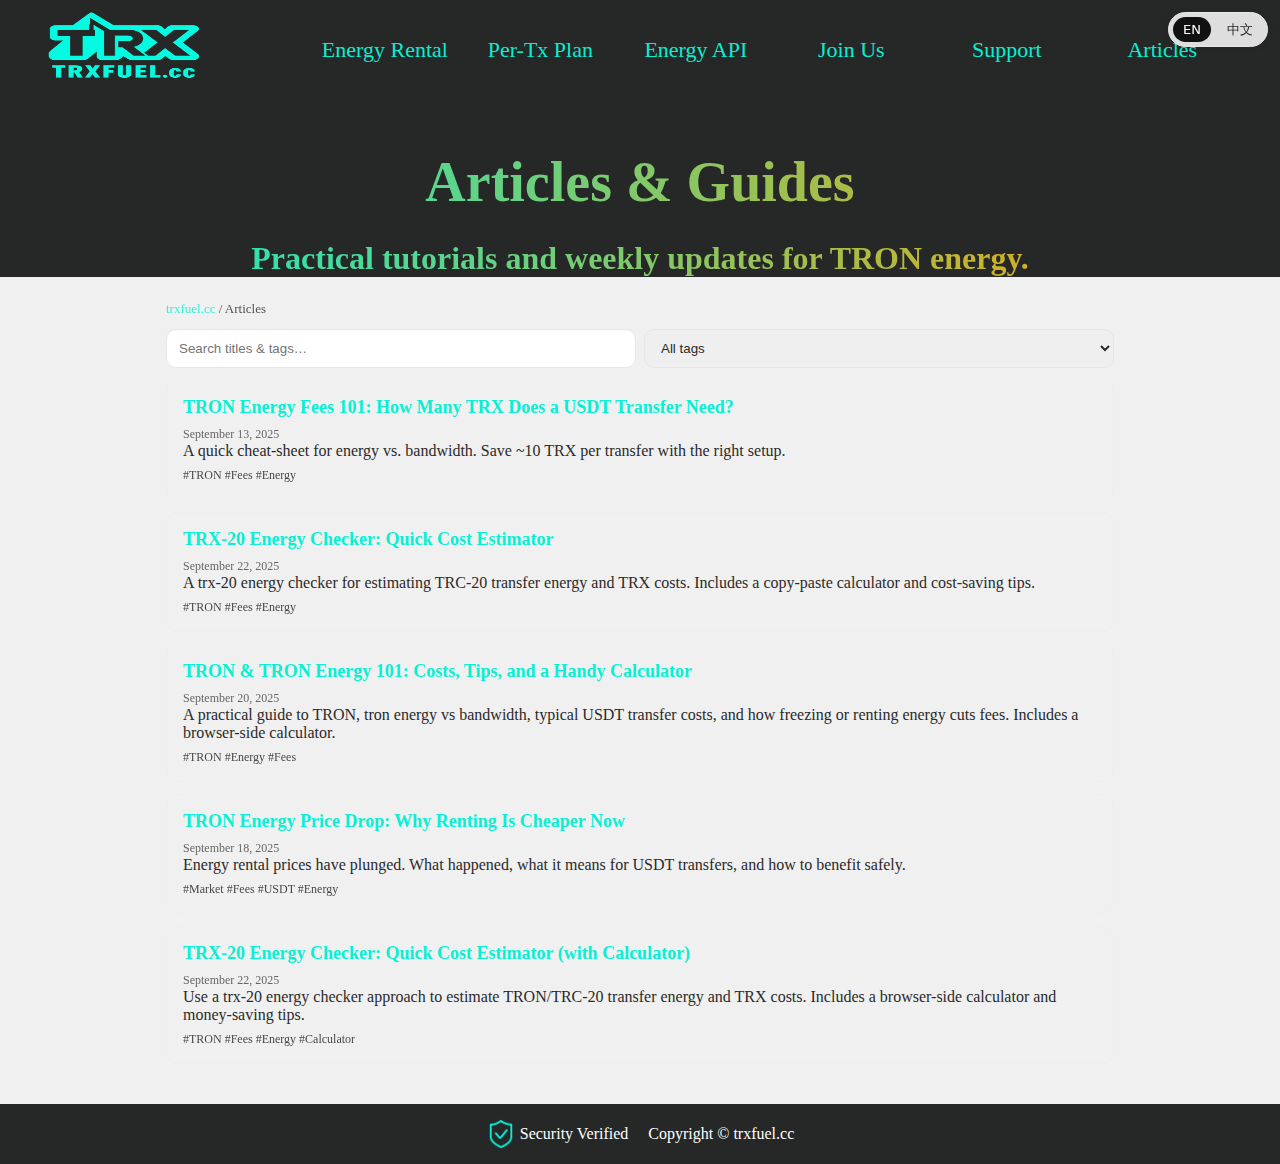
<file: articles.html>
<!DOCTYPE html>
<html lang="en">
<head>
  <meta charset="utf-8"/>
  <meta name="viewport" content="width=device-width,initial-scale=1"/>
  <title>Articles & Guides — TRX Energy | trxfuel.cc</title>
  <meta name="description" content="How-to guides, fee calculators and updates for TRX energy rental and USDT↔TRX transfers."/>
  <link rel="canonical" href="https://www.trxfuel.cc/articles.html"/>
  <link rel="alternate" hreflang="en" href="https://www.trxfuel.cc/articles.html"/>
  <link rel="alternate" hreflang="zh-Hans" href="https://www.trxfuel.cc/articles.html?lang=zh"/>
  <link rel="alternate" hreflang="x-default" href="https://www.trxfuel.cc/articles.html"/>

  <!-- Your site styles -->
  <link rel="stylesheet" href="files/index.css"/>
  <link rel="stylesheet" href="files/public.css"/>
  <link rel="stylesheet" href="files/smallScreen.css"/>

  <style>
    .blog-wrap{max-width:980px;margin:24px auto;padding:0 16px}
    .blog-head{margin:24px 0 12px}
    .blog-tools{display:flex;gap:8px;margin:12px 0}
    .blog-tools input[type="search"], .blog-tools select{flex:1;padding:10px 12px;border:1px solid #e5e7eb;border-radius:10px}
    .post-card{border:1px solid #eee;border-radius:12px;padding:16px;margin:12px 0}
    .post-card h3{margin:0 0 6px;font-size:18px}
    .post-card time{font-size:12px;opacity:.7}
    .tags{font-size:12px;margin-top:8px;opacity:.85}
    .lang-switch{position:fixed;top:12px;right:12px;z-index:9999;display:inline-flex;gap:6px;background:rgba(255,255,255,.85);border:1px solid #e5e7eb;border-radius:999px;padding:4px;box-shadow:0 1px 8px rgba(0,0,0,.05)}
    .lang-switch button{border:0;background:transparent;padding:6px 10px;border-radius:999px;font:500 13px/1 system-ui,-apple-system,Segoe UI,Roboto,Ubuntu,Arial;cursor:pointer}
    .lang-switch button.active{background:#111;color:#fff}
  </style>
</head>
<body>

<div class="header">
  <div class="menu elementWith">
    <div class="logo"><img class="logo_size" loading="lazy" src="files/logo2.png" alt="logo"/></div>
    <div class="nav">
      <ul>
        <li><a href="https://www.trxfuel.cc/#energyRental">Energy Rental</a></li>
        <li><a href="https://www.trxfuel.cc/#prestore">Per-Tx Plan</a></li>
        <li><a href="https://www.trxfuel.cc/#api">Energy API</a></li>
        <li class="apititle"><a href="https://www.trxfuel.cc/#agents">Join Us</a></li>
        <li id="customerService"><a href="https://www.trxfuel.cc/#">Support</a></li>
        <li id="navArticles"><a href="articles.html">Articles</a></li>
      </ul>
    </div>
  </div>

  <div class="title elementWith">
    <h1>Articles & Guides</h1>
    <p>Practical tutorials and weekly updates for TRON energy.</p>
  </div>
</div>

<!-- Language Switch -->
<div class="lang-switch" aria-label="Language Switch">
  <button data-lang="en" class="active">EN</button>
  <button data-lang="zh">中文</button>
</div>

<div class="blog-wrap">
  <div class="blog-head">
    <div id="breadcrumb" style="opacity:.8;font-size:13px;">
      <a href="index.html">trxfuel.cc</a> / <span>Articles</span>
    </div>
  </div>

  <div class="blog-tools">
    <input id="q" type="search" placeholder="Search titles & tags…"/>
    <select id="tagFilter"><option value="">All tags</option></select>
  </div>

  <div id="list">
    <!-- Articles in English (default) -->
    <div id="en-articles">
      <div class="post-card">
        <h3><a href="posts/2025-09-13-energy-en.html">TRON Energy Fees 101: How Many TRX Does a USDT Transfer Need?</a></h3>
        <time datetime="2025-09-22">September 13, 2025</time>
        <p>A quick cheat-sheet for energy vs. bandwidth. Save ~10 TRX per transfer with the right setup.</p>
        <div class="tags">#TRON #Fees #Energy</div>
      </div>

      <div class="post-card">
        <h3><a href="posts/2025-09-22-trx20-energy-checker.en.html">TRX-20 Energy Checker: Quick Cost Estimator</a></h3>
        <time datetime="2025-09-22">September 22, 2025</time>
        <p>A trx-20 energy checker for estimating TRC-20 transfer energy and TRX costs. Includes a copy-paste calculator and cost-saving tips.</p>
        <div class="tags">#TRON #Fees #Energy</div>
      </div>

      <div class="post-card">
        <h3><a href="posts/2025-09-20-post-tron-energy.en.html">TRON & TRON Energy 101: Costs, Tips, and a Handy Calculator</a></h3>
        <time datetime="2025-09-20">September 20, 2025</time>
        <p>A practical guide to TRON, tron energy vs bandwidth, typical USDT transfer costs, and how freezing or renting energy cuts fees. Includes a browser-side calculator.</p>
        <div class="tags">#TRON #Energy #Fees</div>
      </div>

      <div class="post-card">
        <h3><a href="posts/2025-09-18-energy-drop-en.html">TRON Energy Price Drop: Why Renting Is Cheaper Now</a></h3>
        <time datetime="2025-09-18">September 18, 2025</time>
        <p>Energy rental prices have plunged. What happened, what it means for USDT transfers, and how to benefit safely.</p>
        <div class="tags">#Market #Fees #USDT #Energy</div>
      </div>

      <div class="post-card">
        <h3><a href="posts/2025-09-22-trx20-energy-checker.en.html">TRX-20 Energy Checker: Quick Cost Estimator (with Calculator)</a></h3>
        <time datetime="2025-09-22">September 22, 2025</time>
        <p>Use a trx-20 energy checker approach to estimate TRON/TRC-20 transfer energy and TRX costs. Includes a browser-side calculator and money-saving tips.</p>
        <div class="tags">#TRON #Fees #Energy #Calculator</div>
      </div>
    </div>

    <!-- Articles in Chinese (hidden by default) -->
    <div id="zh-articles" style="display:none;">
      <div class="post-card">
        <h3><a href="posts/2025-09-13-energy-zh.html">USDT 一笔需要多少能量？费用速查（2025）</a></h3>
        <time datetime="2025-09-23">September 13, 2025</time>
        <p>能量 vs 带宽速查，设置正确可每笔省下约 10 TRX。</p>
        <div class="tags">#TRON #USDT #tron energy #Energy #Bandwidth #Fees</div>
      </div>

      <div class="post-card">
        <h3><a href="posts/2025-09-20-post-tron-energy.zh.html">波场与波场能量（TRON Energy）新手入门：省费实战与计算器</a></h3>
        <time datetime="2025-09-20">September 20, 2025</time>
        <p>用通俗结构讲清波场、能量与带宽，USDT 转账大概需要多少能量与 TRX，以及如何通过租能/冻结 TRX 降本。内含前端计算器。</p>
        <div class="tags">#TRON #USDT #tron energy #Energy #Bandwidth #Fees</div>
      </div>

      <div class="post-card">
        <h3><a href="posts/2025-09-22-trx20-energy-checker.zh.html">TRX-20 Energy Checker：一键估算能量成本（含实用计算器）</a></h3>
        <time datetime="2025-09-22">September 22, 2025</time>
        <p>用 trx-20 energy checker 思路快速估算 TRON / TRC-20 转账所需能量与 TRX 成本，配前端计算器与省费建议。</p>
        <div class="tags">#TRON #TRC-20 #Energy #Bandwidth #Fees</div>
      </div>

      <div class="post-card">
        <h3><a href="posts/2025-09-18-energy-drop-zh.html">波场能量大跳水：为何变便宜了？怎么用得更省</a></h3>
        <time datetime="2025-09-18">September 18, 2025</time>
        <p>近期波场（TRON）能量租赁价格明显走低。本文用通俗方式解释原因、影响，并给出实操省费建议（以 65,000 能量≈1.5 TRX 为例）。</p>
        <div class="tags">#TRON #Energy #Fees #USDT</div>
      </div>

      <div class="post-card">
        <h3><a href="posts/2025-09-22-trx20-energy-checker.zh.html">TRX-20 Energy Checker：快速计算 TRX 成本（含计算器）</a></h3>
        <time datetime="2025-09-22">September 22, 2025</time>
        <p>基于 trx-20 energy checker 的思路，快速估算 TRC-20 转账能量与 TRX 成本，附带计算器与节省费用建议。</p>
        <div class="tags">#TRON #TRC-20 #Energy #Bandwidth #Fees</div>
      </div>
    </div>
  </div>
</div>

<div class="footDiv">
  <div class="safeAuthentication"><img loading="lazy" src="files/safe.png" alt="safe"/><span>Security Verified</span></div>
  <a href="https://www.trxfuel.cc/" target="_blank" rel="noopener">Copyright © trxfuel.cc</a>
</div>

<script>
  // Language switch functionality
  const langSwitchButtons = document.querySelectorAll('.lang-switch button');
  langSwitchButtons.forEach(button => {
    button.addEventListener('click', () => {
      const lang = button.dataset.lang;
      if (lang === 'en') {
        document.getElementById('en-articles').style.display = 'block';
        document.getElementById('zh-articles').style.display = 'none';
      } else {
        document.getElementById('zh-articles').style.display = 'block';
        document.getElementById('en-articles').style.display = 'none';
      }
      langSwitchButtons.forEach(btn => btn.classList.remove('active'));
      button.classList.add('active');
    });
  });

  // Initialize default language view (based on URL lang param)
  const currentLang = new URLSearchParams(window.location.search).get('lang') || 'en';
  if (currentLang === 'zh') {
    document.getElementById('zh-articles').style.display = 'block';
    document.getElementById('en-articles').style.display = 'none';
    document.querySelector('.lang-switch button[data-lang="zh"]').classList.add('active');
  } else {
    document.getElementById('en-articles').style.display = 'block';
    document.getElementById('zh-articles').style.display = 'none';
    document.querySelector('.lang-switch button[data-lang="en"]').classList.add('active');
  }
</script>

</body>
</html>
</file>
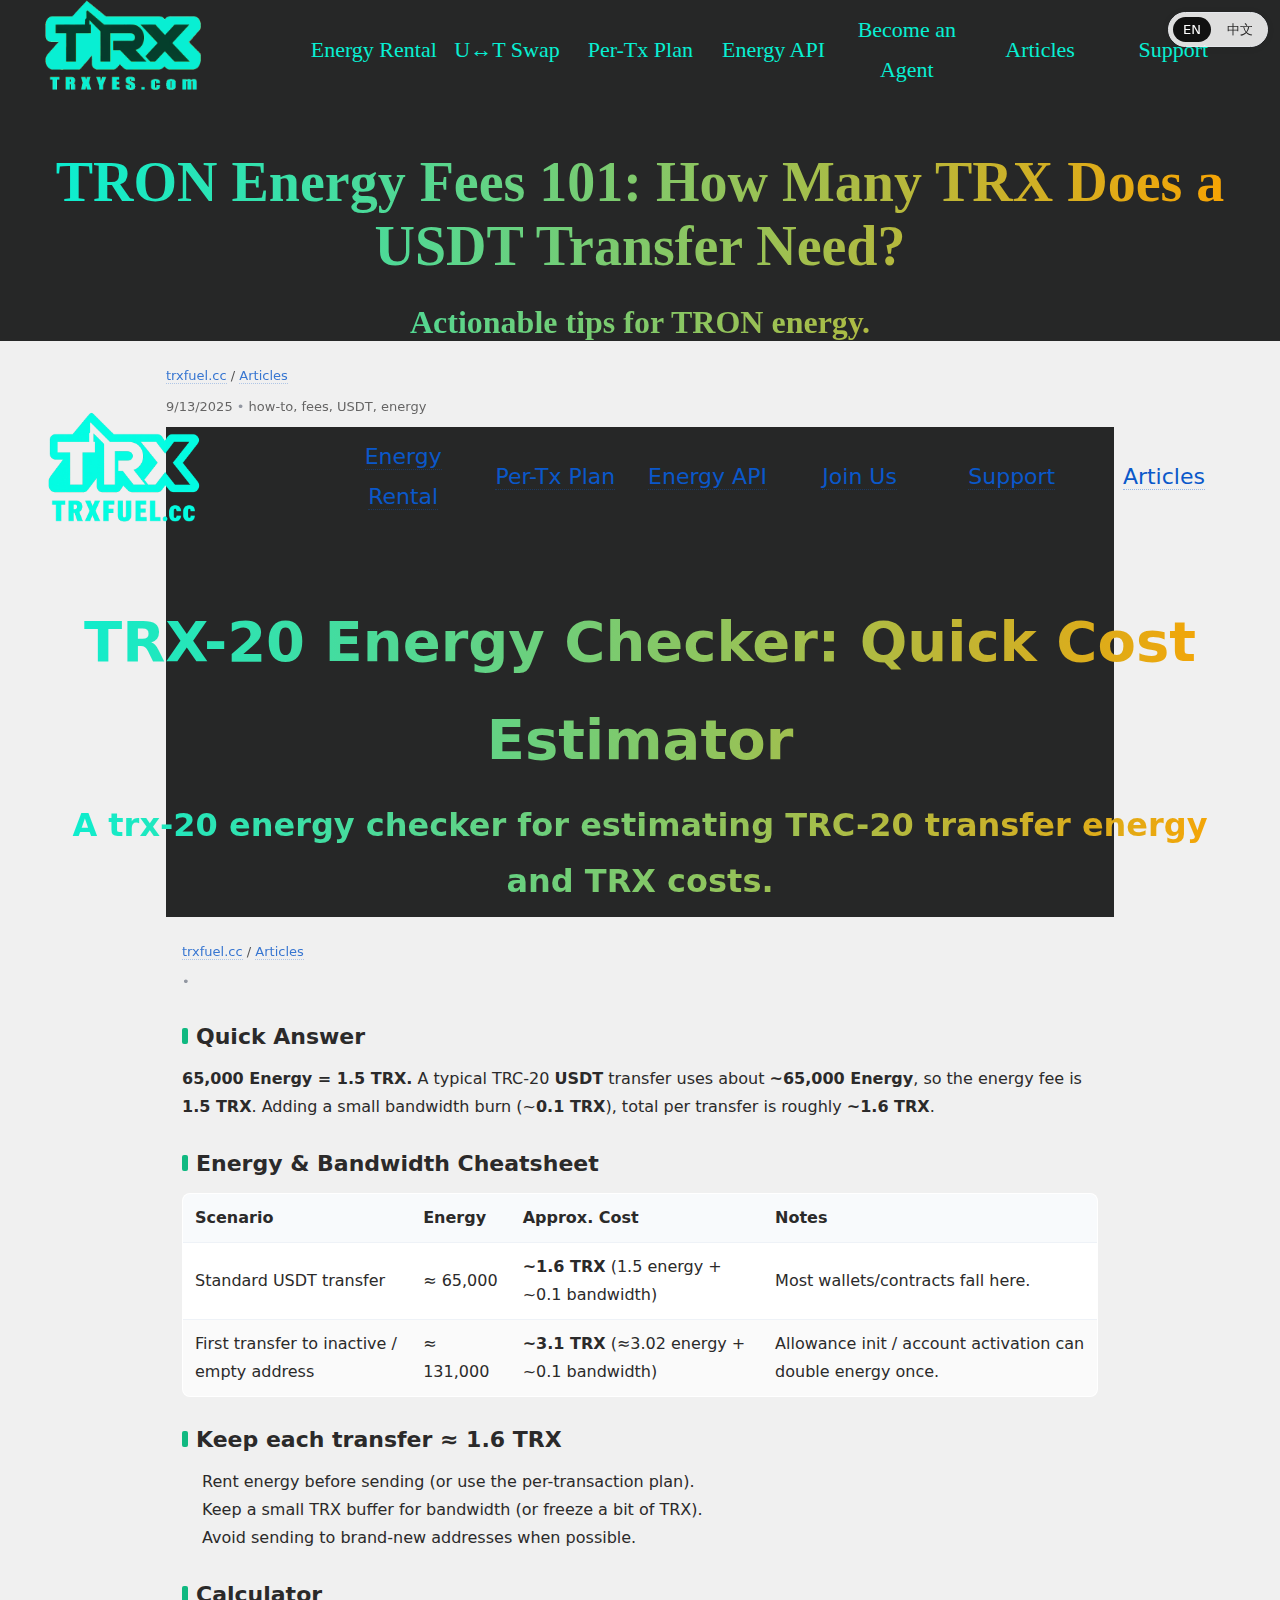
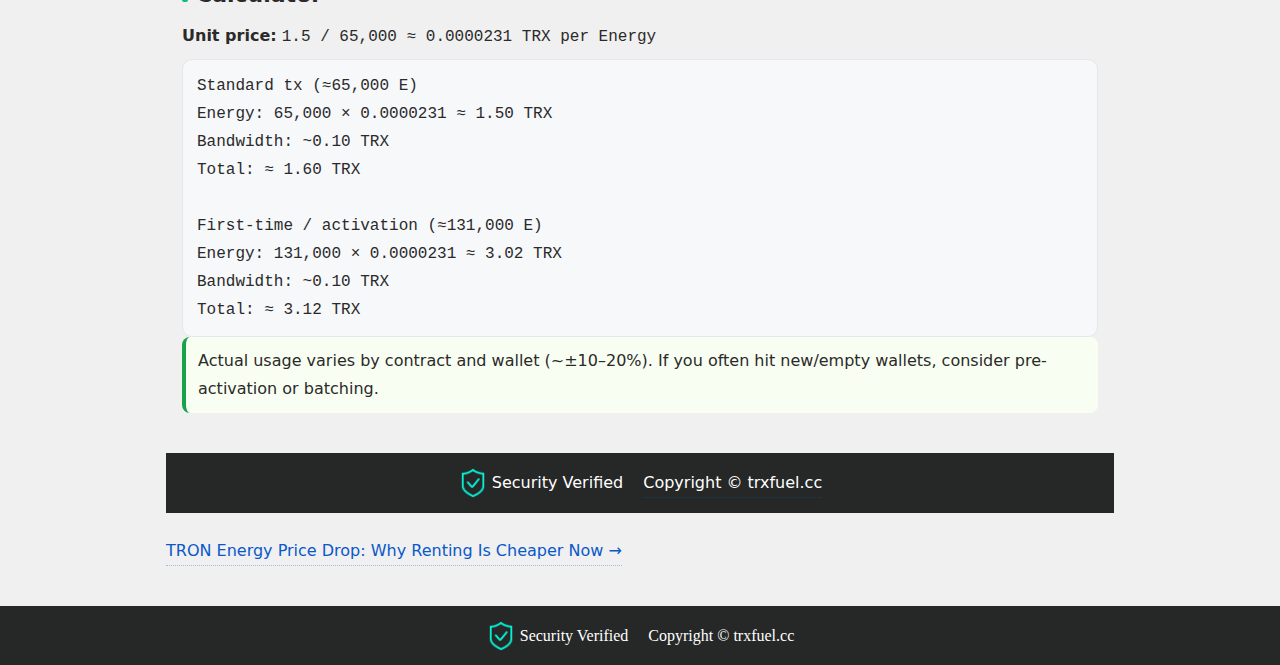
<file: post.html>
<!DOCTYPE html>
<html lang="en">
<head>
  <meta charset="utf-8"/>
  <meta name="viewport" content="width=device-width,initial-scale=1"/>
  <title id="t">Article | trxfuel.cc</title>
  <meta id="d" name="description" content=""/>
  <link rel="canonical" id="canon" href=""/>
  <link rel="alternate" id="altEn" hreflang="en" href=""/>
  <link rel="alternate" id="altZh" hreflang="zh-Hans" href=""/>
  <script type="application/ld+json" id="ld"></script>

  <!-- 站点样式：相对路径 -->
  <link rel="stylesheet" href="files/index.css"/>
  <link rel="stylesheet" href="files/public.css"/>
  <link rel="stylesheet" href="files/smallScreen.css"/>

  <style>
    .lang-switch{position:fixed;top:12px;right:12px;z-index:9999;display:inline-flex;gap:6px;background:rgba(255,255,255,.85);border:1px solid #e5e7eb;border-radius:999px;padding:4px;box-shadow:0 1px 8px rgba(0,0,0,.05)}
    .lang-switch button{border:0;background:transparent;padding:6px 10px;border-radius:999px;font:500 13px/1 system-ui;cursor:pointer}
    .lang-switch button.active{background:#111;color:#fff}
    .article-wrap{max-width:980px;margin:24px auto;padding:0 16px}
    .article-wrap h1{margin:16px 0 8px}
    .article-wrap .meta{opacity:.7;font-size:13px;margin-bottom:16px}
    .article-wrap img{max-width:100%;height:auto;border-radius:8px}
    .prevnext{display:flex;justify-content:space-between;margin:24px 0}
    .error{background:#fff3f3;border:1px solid #f3d6d6;color:#b00020;padding:12px;border-radius:8px;margin-top:12px}
  </style>
</head>
<body>
<!-- 顶部（与你首页风格一致，全部相对链接） -->
<div class="header">
  <div class="menu elementWith">
    <div class="logo"><img class="logo_size" loading="lazy" src="files/logo.png" alt="logo"/></div>
    <div class="nav">
      <ul>
        <li><a href="index.html#energyRental">Energy Rental</a></li>
        <li><a href="index.html#exchange">U↔T Swap</a></li>
        <li><a href="index.html#prestore">Per-Tx Plan</a></li>
        <li><a href="index.html#api">Energy API</a></li>
        <li class="apititle"><a href="index.html#agents">Become an Agent</a></li>
        <li id="navArticles"><a href="articles.html">Articles</a></li>
        <li id="customerService"><a href="index.html#">Support</a></li>
      </ul>
    </div>
  </div>

  <div class="title elementWith">
    <h1 id="h1">Loading…</h1>
    <p id="sub">Actionable tips for TRON energy.</p>
  </div>
</div>

<div class="article-wrap">
  <div id="breadcrumb" style="opacity:.8;font-size:13px;">
    <a href="index.html">trxfuel.cc</a> / <a href="articles.html">Articles</a>
  </div>

  <div class="meta"><time id="date"></time> • <span id="tags"></span></div>
  <article id="content"></article>
  <div id="msg" class="error" style="display:none"></div>

  <div class="prevnext">
    <a id="prev" href="#"></a>
    <a id="next" href="#"></a>
  </div>
</div>

<div class="footDiv">
  <div class="safeAuthentication"><img loading="lazy" src="files/safe.png" alt="safe"/><span>Security Verified</span></div>
  <a href="index.html" target="_blank" rel="noopener">Copyright © trxfuel.cc</a>
</div>

<div class="lang-switch" aria-label="Language Switch">
  <button data-lang="en" class="active">EN</button>
  <button data-lang="zh">中文</button>
</div>

<script>
(function(){
  // 多语言（与首页一致）
  const DICT = {
    en:{nav_energy:'Energy Rental',nav_swap:'U↔T Swap',nav_per:'Per-Tx Plan',nav_api:'Energy API',nav_agent:'Become an Agent',nav_cs:'Support', nav_articles:'Articles', sub:'Actionable tips for TRON energy.', notFound:'Not found', loadErr:'Failed to load posts index. Make sure posts/posts.json exists and paths are correct.'},
    zh:{nav_energy:'能量闪租',nav_swap:'U-T闪兑',nav_per:'笔数模式',nav_api:'能量API',nav_agent:'加入代理',nav_cs:'联系客服', nav_articles:'文章/教程', sub:'TRON 能量的实用技巧与教程。', notFound:'未找到文章', loadErr:'文章索引加载失败：请确认 posts/posts.json 存在且路径正确。'}
  };
  function t(sel, s){ const el=document.querySelector(sel); if(el) el.textContent=s; }
  function getLang(){
    const u=new URL(location.href), p=u.searchParams.get('lang');
    const stored=localStorage.getItem('lang');
    const isZh=(navigator.language||'en').toLowerCase().startsWith('zh');
    return p||stored||(isZh?'zh':'en'); // 永远默认英文就改成 p||stored||'en'
  }
  function applyLang(lang){
    const d=DICT[lang]||DICT.en;
    document.documentElement.lang=(lang==='zh'?'zh':'en');
    t('.nav a[href*="#energyRental"]', d.nav_energy);
    t('.nav a[href*="#exchange"]', d.nav_swap);
    t('.nav a[href*="#prestore"]', d.nav_per);
    t('.nav a[href*="#api"]', d.nav_api);
    t('.nav .apititle a', d.nav_agent);
    t('#customerService a', d.nav_cs);
    t('#navArticles a', d.nav_articles);
    t('#sub', d.sub);
    const art=document.querySelector('#navArticles a'); if(art) art.href=(lang==='zh')?'articles.html?lang=zh':'articles.html';
    document.querySelectorAll('.lang-switch button').forEach(b=>b.classList.toggle('active', b.dataset.lang===lang));
    localStorage.setItem('lang', lang);
  }
  function showErr(msg){ const el=document.getElementById('msg'); el.style.display='block'; el.textContent=msg; }

  async function load(){
    const url=new URL(location.href);
    const slug=url.searchParams.get('slug');
    const lang=url.searchParams.get('lang')||getLang();
    applyLang(lang);

    // 1) 读取 posts/posts.json（相对路径，与你目录一致）
    let posts;
    try{
      const res = await fetch('posts/posts.json', {cache:'no-store'});
      if(!res.ok) throw new Error('HTTP '+res.status+' '+res.statusText);
      const txt = await res.text();
      if (txt.trim().startsWith('<')) throw new Error('Got HTML instead of JSON (path wrong?)');
      posts = JSON.parse(txt);
    }catch(err){
      console.error('[post.html] posts.json load error:', err);
      showErr((DICT[lang]||DICT.en).loadErr + ' (path: posts/posts.json; ' + err.message + ')');
      t('#h1',(DICT[lang]||DICT.en).notFound);
      return;
    }

    // 2) 找文章（若没传 slug，就默认该语言的第一篇）
    let idx = posts.findIndex(p=>p.slug===slug && p.lang===lang);
    if(idx===-1 && !slug) idx = posts.findIndex(p=>p.lang===lang);
    const post = posts[idx];
    if(!post){ t('#h1',(DICT[lang]||DICT.en).notFound); return; }

    // 3) meta
    document.title = post.title + ' | trxfuel.cc';
    document.getElementById('t').textContent = document.title;
    document.getElementById('d').setAttribute('content', post.excerpt||'');
    const canon = 'post.html?slug='+encodeURIComponent(post.slug)+'&lang='+lang;
    document.getElementById('canon').setAttribute('href', canon);
    document.getElementById('altEn').setAttribute('href', 'post.html?slug='+encodeURIComponent(post.slug)+'&lang=en');
    document.getElementById('altZh').setAttribute('href', 'post.html?slug='+encodeURIComponent(post.slug)+'&lang=zh');

    // 4) 正文
    t('#h1', post.title);
    t('#date', new Date(post.date).toLocaleDateString());
    t('#tags', (post.tags||[]).join(', '));
    try{
      const bodyRes = await fetch('posts/' + post.file, {cache:'no-store'});
      if(!bodyRes.ok) throw new Error('HTTP '+bodyRes.status);
      const html = await bodyRes.text();
      document.getElementById('content').innerHTML = html;
    }catch(err){
      console.error('[post.html] article load error:', err);
      showErr('Failed to load article body: posts/'+post.file+' ('+err.message+')');
    }

    // 5) 上一/下一篇
    const siblings = posts.filter(p=>p.lang===lang).sort((a,b)=> new Date(a.date)-new Date(b.date));
    const pos = siblings.findIndex(p=>p.slug===post.slug);
    const prev = siblings[pos-1], next = siblings[pos+1];
    const prevEl=document.getElementById('prev'), nextEl=document.getElementById('next');
    if(prev){ prevEl.textContent='← '+prev.title; prevEl.href='post.html?slug='+encodeURIComponent(prev.slug)+'&lang='+lang; } else prevEl.remove();
    if(next){ nextEl.textContent= next.title+' →'; nextEl.href='post.html?slug='+encodeURIComponent(next.slug)+'&lang='+lang; } else nextEl.remove();

    // 6) 结构化数据
    const ld={"@context":"https://schema.org","@type":"Article","headline":post.title,"datePublished":post.date,"inLanguage":lang,"author":{"@type":"Organization","name":"trxfuel.cc"},"mainEntityOfPage":canon};
    document.getElementById('ld').textContent = JSON.stringify(ld);
  }

  document.addEventListener('DOMContentLoaded', load);
  document.addEventListener('click', (e)=>{
    const b=e.target.closest('.lang-switch button'); if(!b) return;
    const lang=b.dataset.lang;
    const u=new URL(location.href);
    if(lang==='zh') u.searchParams.set('lang','zh'); else u.searchParams.delete('lang');
    history.replaceState(null,'',u.toString());
    load();
  });
})();
</script>
</body>
</html>
</file>
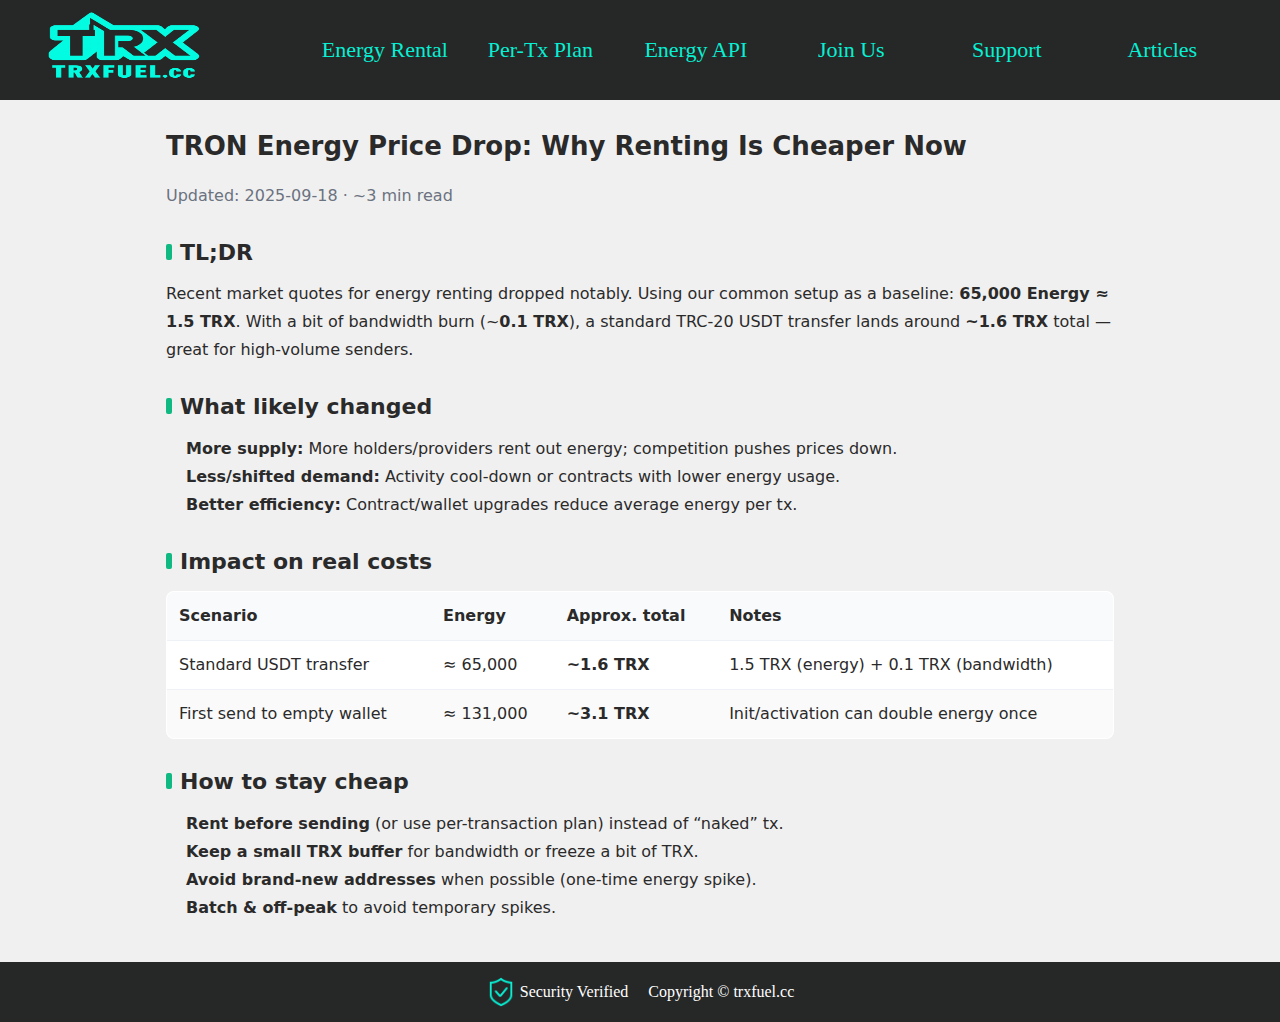
<file: posts/2025-09-18-energy-drop-en.html>
<!doctype html>
<html lang="en">
<head>
    <meta charset="utf-8">
    <title>TRON Energy Price Drop: Why Renting Is Cheaper Now | trxfuel.cc</title>
    <meta name="viewport" content="width=device-width,initial-scale=1">
    <meta name="description" content="TRON energy rental prices have plunged. What likely changed, how it affects USDT transfers, and how to keep each transfer around ~1.6 TRX using 65,000 Energy ≈ 1.5 TRX.">
    <link rel="canonical" href="https://trxfuel.cc/post.html?slug=tron-energy-price-drop-2025&lang=en">
    <link rel="stylesheet" href="../files/index.css"/>
    <link rel="stylesheet" href="../files/public.css"/>
    <link rel="stylesheet" href="../files/smallScreen.css"/>
    <link rel="alternate" hreflang="en" href="https://trxfuel.cc/post.html?slug=tron-energy-price-drop-2025&lang=en">
    <link rel="alternate" hreflang="zh-Hans" href="https://trxfuel.cc/post.html?slug=tron-energy-price-drop-2025&lang=zh">
    <link rel="alternate" hreflang="x-default" href="https://trxfuel.cc/post.html?slug=tron-energy-price-drop-2025&lang=en">

    <style>
    .article-body{font:16px/1.75 system-ui,-apple-system,Segoe UI,Roboto,Ubuntu,Arial;color:#111;max-width:980px;margin:24px auto;padding:0 16px}
        .article-body h1{font-size:26px;margin:10px 0 12px}
        .article-body h2{margin:24px 0 8px;font-size:22px}
        .article-body h2::before{content:"";display:inline-block;width:6px;height:16px;background:#10b981;border-radius:2px;margin-right:8px;vertical-align:baseline}
        .article-body p{margin:8px 0}
        .article-body ul,.article-body ol{margin:8px 0 8px 1.25rem}
        .article-body a{color:#0a58ca;text-decoration:none;border-bottom:1px dotted rgba(10,88,202,.35)}
        .article-body a:hover{border-bottom-color:transparent}
        .article-body table{width:100%;border-collapse:collapse;margin:10px 0;border:1px solid #e5e7eb;border-radius:8px;overflow:hidden;background:#fff}
        .article-body th,.article-body td{padding:10px 12px;border-bottom:1px solid #eef2f7}
        .article-body thead th{background:#f8fafc;text-align:left;font-weight:600}
        .article-body tbody tr:nth-child(even){background:#fafafa}
        .article-body pre{background:#f6f8fa;color:#111;padding:12px 14px;border-radius:10px;overflow:auto;border:1px solid #e5e7eb}
        .article-body code{font-family:ui-monospace,SFMono-Regular,Menlo,Consolas,monospace}
        .article-body .note{background:#f8fff2;border-left:4px solid #16a34a;padding:10px 12px;border-radius:8px}
        .muted{color:#6b7280}
    </style>

    <script type="application/ld+json">
        {
            "@context":"https://schema.org",
            "@type":"Article",
            "headline":"TRON Energy Price Drop: Why Renting Is Cheaper Now",
            "datePublished":"2025-09-18",
            "dateModified":"2025-09-18",
            "inLanguage":"en",
            "author":{"@type":"Organization","name":"trxfuel.cc"},
            "publisher":{"@type":"Organization","name":"trxfuel.cc"},
            "mainEntityOfPage":{"@type":"WebPage","@id":"https://trxfuel.cc/post.html?slug=tron-energy-price-drop-2025&lang=en"},
            "url":"https://trxfuel.cc/post.html?slug=tron-energy-price-drop-2025&lang=en",
            "description":"TRON energy rental prices have plunged. Causes, impact, and practical tips to keep transfers cheap."
        }
    </script>
</head>
<body>
<div class="header">
  <div class="menu elementWith">
    <div class="logo"><img class="logo_size" loading="lazy" src="../files/logo2.png" alt="logo"/></div>
    <div class="nav">
      <ul>
        <li><a href="https://www.trxfuel.cc/#energyRental">Energy Rental</a></li>
        <li><a href="https://www.trxfuel.cc/#prestore">Per-Tx Plan</a></li>
        <li><a href="https://www.trxfuel.cc/#api">Energy API</a></li>
        <li class="apititle"><a href="https://www.trxfuel.cc/#agents">Join Us</a></li>
        <li id="customerService"><a href="https://www.trxfuel.cc/#">Support</a></li>
        <li id="navArticles"><a href="../articles.html">Articles</a></li>
      </ul>
    </div>
  </div>
</div>
<div class="article-body">
    <h1>TRON Energy Price Drop: Why Renting Is Cheaper Now</h1>
    <p class="muted">Updated: 2025-09-18 · ~3 min read</p>

    <h2>TL;DR</h2>
    <p>Recent market quotes for energy renting dropped notably. Using our common setup as a baseline: <strong>65,000 Energy ≈ 1.5 TRX</strong>. With a bit of bandwidth burn (~<strong>0.1 TRX</strong>), a standard TRC-20 USDT transfer lands around <strong>~1.6 TRX</strong> total — great for high-volume senders.</p>

    <h2>What likely changed</h2>
    <ul>
        <li><strong>More supply:</strong> More holders/providers rent out energy; competition pushes prices down.</li>
        <li><strong>Less/shifted demand:</strong> Activity cool-down or contracts with lower energy usage.</li>
        <li><strong>Better efficiency:</strong> Contract/wallet upgrades reduce average energy per tx.</li>
    </ul>

    <h2>Impact on real costs</h2>
    <table>
        <thead><tr><th>Scenario</th><th>Energy</th><th>Approx. total</th><th>Notes</th></tr></thead>
        <tbody>
        <tr><td>Standard USDT transfer</td><td>≈ 65,000</td><td><strong>~1.6 TRX</strong></td><td>1.5 TRX (energy) + 0.1 TRX (bandwidth)</td></tr>
        <tr><td>First send to empty wallet</td><td>≈ 131,000</td><td><strong>~3.1 TRX</strong></td><td>Init/activation can double energy once</td></tr>
        </tbody>
    </table>

    <h2>How to stay cheap</h2>
    <ol>
        <li><strong>Rent before sending</strong> (or use per-transaction plan) instead of “naked” tx.</li>
        <li><strong>Keep a small TRX buffer</strong> for bandwidth or freeze a bit of TRX.</li>
        <li><strong>Avoid brand-new addresses</strong> when possible (one-time energy spike).</li>
        <li><strong>Batch & off-peak</strong> to avoid temporary spikes.</li>
    </ol>

</div>

<div class="footDiv">
  <div class="safeAuthentication"><img loading="lazy" src="../files/safe.png" alt="safe"/><span>Security Verified</span></div>
  <a href="https://www.trxfuel.cc/" target="_blank" rel="noopener">Copyright © trxfuel.cc</a>
</div>
</body>
</html>
</file>
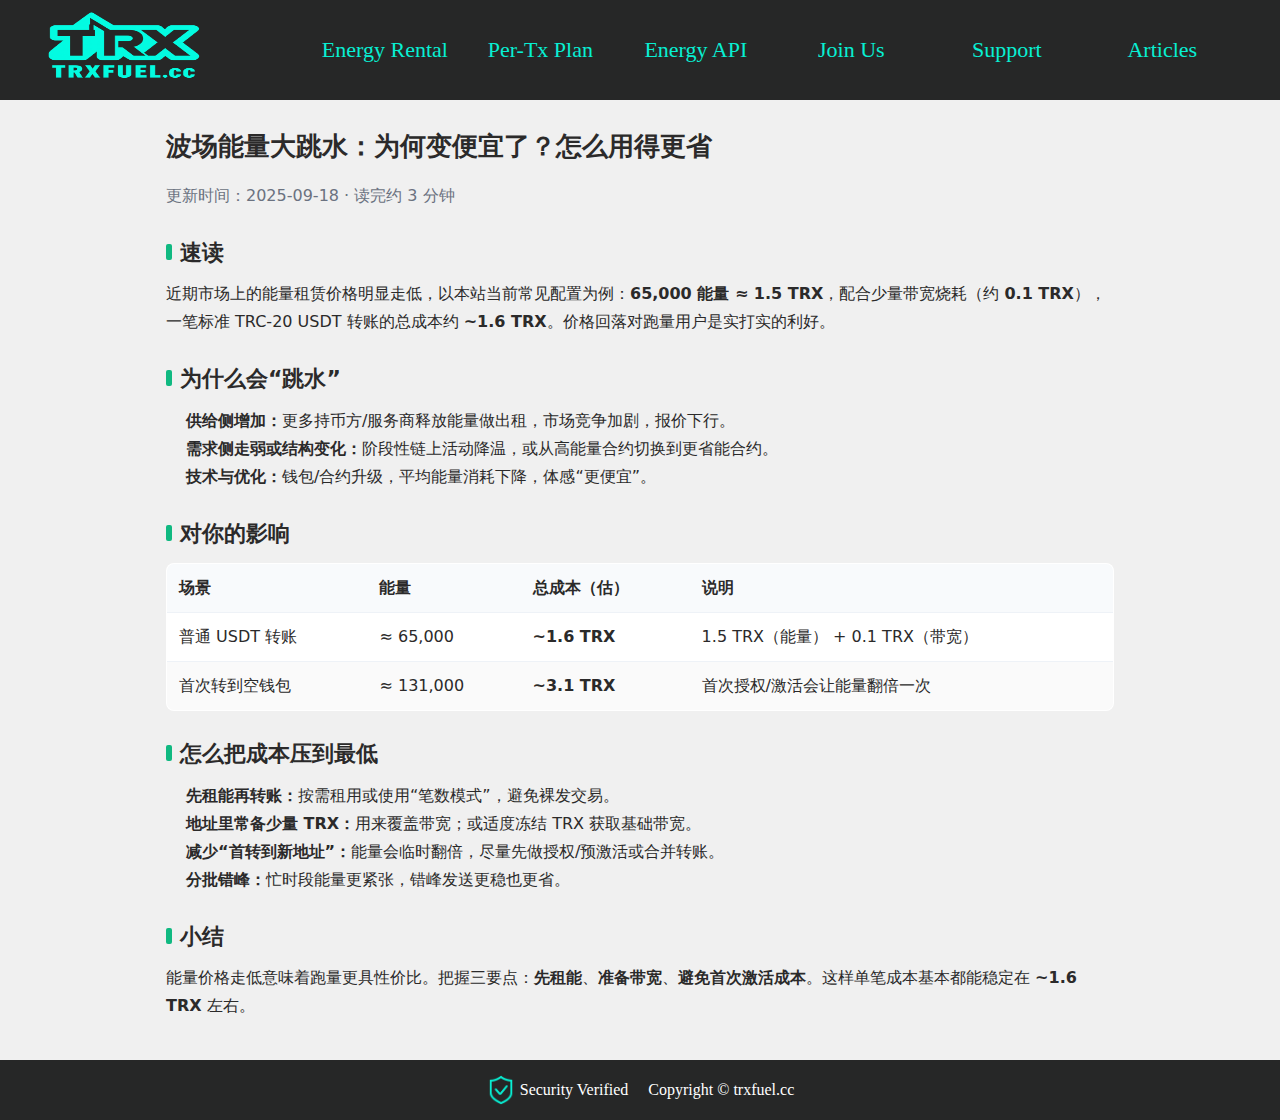
<file: posts/2025-09-18-energy-drop-zh.html>
<!doctype html>
<html lang="zh">
<head>
    <meta charset="utf-8">
    <title>波场能量大跳水：为何变便宜了？怎么用得更省 | trxfuel.cc</title>
    <meta name="viewport" content="width=device-width,initial-scale=1">
    <meta name="description" content="近期波场（TRON）能量租赁价格明显走低。本文用通俗方式解释原因、影响，并给出实操省费建议（以 65,000 能量≈1.5 TRX 为例）。">
    <link rel="canonical" href="https://trxfuel.cc/post.html?slug=tron-energy-price-drop-2025&lang=zh">
    <link rel="stylesheet" href="../files/index.css"/>
    <link rel="stylesheet" href="../files/public.css"/>
    <link rel="stylesheet" href="../files/smallScreen.css"/>
    <link rel="alternate" hreflang="zh-Hans" href="https://trxfuel.cc/post.html?slug=tron-energy-price-drop-2025&lang=zh">
    <link rel="alternate" hreflang="en" href="https://trxfuel.cc/post.html?slug=tron-energy-price-drop-2025&lang=en">
    <link rel="alternate" hreflang="x-default" href="https://trxfuel.cc/post.html?slug=tron-energy-price-drop-2025&lang=en">

    <style>
    .article-body{font:16px/1.75 system-ui,-apple-system,Segoe UI,Roboto,Ubuntu,Arial;color:#111;max-width:980px;margin:24px auto;padding:0 16px}
        .article-body h1{font-size:26px;margin:10px 0 12px}
        .article-body h2{margin:24px 0 8px;font-size:22px}
        .article-body h2::before{content:"";display:inline-block;width:6px;height:16px;background:#10b981;border-radius:2px;margin-right:8px;vertical-align:baseline}
        .article-body p{margin:8px 0}
        .article-body ul,.article-body ol{margin:8px 0 8px 1.25rem}
        .article-body a{color:#0a58ca;text-decoration:none;border-bottom:1px dotted rgba(10,88,202,.35)}
        .article-body a:hover{border-bottom-color:transparent}
        .article-body table{width:100%;border-collapse:collapse;margin:10px 0;border:1px solid #e5e7eb;border-radius:8px;overflow:hidden;background:#fff}
        .article-body th,.article-body td{padding:10px 12px;border-bottom:1px solid #eef2f7}
        .article-body thead th{background:#f8fafc;text-align:left;font-weight:600}
        .article-body tbody tr:nth-child(even){background:#fafafa}
        .article-body pre{background:#f6f8fa;color:#111;padding:12px 14px;border-radius:10px;overflow:auto;border:1px solid #e5e7eb}
        .article-body code{font-family:ui-monospace,SFMono-Regular,Menlo,Consolas,monospace}
        .article-body .note{background:#f8fff2;border-left:4px solid #16a34a;padding:10px 12px;border-radius:8px}
        .muted{color:#6b7280}
    </style>

    <script type="application/ld+json">
        {
            "@context":"https://schema.org",
            "@type":"Article",
            "headline":"波场能量大跳水：为何变便宜了？怎么用得更省",
            "datePublished":"2025-09-18",
            "dateModified":"2025-09-18",
            "inLanguage":"zh",
            "author":{"@type":"Organization","name":"trxfuel.cc"},
            "publisher":{"@type":"Organization","name":"trxfuel.cc"},
            "mainEntityOfPage":{"@type":"WebPage","@id":"https://trxfuel.cc/post.html?slug=tron-energy-price-drop-2025&lang=zh"},
            "url":"https://trxfuel.cc/post.html?slug=tron-energy-price-drop-2025&lang=zh",
            "description":"近期波场（TRON）能量租赁价格明显走低。原因、影响与实操省费建议。"
        }
    </script>
</head>
<body>
<div class="header">
  <div class="menu elementWith">
    <div class="logo"><img class="logo_size" loading="lazy" src="../files/logo2.png" alt="logo"/></div>
    <div class="nav">
      <ul>
        <li><a href="https://www.trxfuel.cc/#energyRental">Energy Rental</a></li>
        <li><a href="https://www.trxfuel.cc/#prestore">Per-Tx Plan</a></li>
        <li><a href="https://www.trxfuel.cc/#api">Energy API</a></li>
        <li class="apititle"><a href="https://www.trxfuel.cc/#agents">Join Us</a></li>
        <li id="customerService"><a href="https://www.trxfuel.cc/#">Support</a></li>
        <li id="navArticles"><a href="../articles.html">Articles</a></li>
      </ul>
    </div>
  </div>
</div>
<div class="article-body">
    <h1>波场能量大跳水：为何变便宜了？怎么用得更省</h1>
    <p class="muted">更新时间：2025-09-18 · 读完约 3 分钟</p>

    <h2>速读</h2>
    <p>近期市场上的能量租赁价格明显走低，以本站当前常见配置为例：<strong>65,000 能量 ≈ 1.5 TRX</strong>，配合少量带宽烧耗（约 <strong>0.1 TRX</strong>），一笔标准 TRC-20 USDT 转账的总成本约 <strong>~1.6 TRX</strong>。价格回落对跑量用户是实打实的利好。</p>

    <h2>为什么会“跳水”</h2>
    <ul>
        <li><strong>供给侧增加：</strong>更多持币方/服务商释放能量做出租，市场竞争加剧，报价下行。</li>
        <li><strong>需求侧走弱或结构变化：</strong>阶段性链上活动降温，或从高能量合约切换到更省能合约。</li>
        <li><strong>技术与优化：</strong>钱包/合约升级，平均能量消耗下降，体感“更便宜”。</li>
    </ul>

    <h2>对你的影响</h2>
    <table>
        <thead><tr><th>场景</th><th>能量</th><th>总成本（估）</th><th>说明</th></tr></thead>
        <tbody>
        <tr><td>普通 USDT 转账</td><td>≈ 65,000</td><td><strong>~1.6 TRX</strong></td><td>1.5 TRX（能量） + 0.1 TRX（带宽）</td></tr>
        <tr><td>首次转到空钱包</td><td>≈ 131,000</td><td><strong>~3.1 TRX</strong></td><td>首次授权/激活会让能量翻倍一次</td></tr>
        </tbody>
    </table>

    <h2>怎么把成本压到最低</h2>
    <ol>
        <li><strong>先租能再转账：</strong>按需租用或使用“笔数模式”，避免裸发交易。</li>
        <li><strong>地址里常备少量 TRX：</strong>用来覆盖带宽；或适度冻结 TRX 获取基础带宽。</li>
        <li><strong>减少“首转到新地址”：</strong>能量会临时翻倍，尽量先做授权/预激活或合并转账。</li>
        <li><strong>分批错峰：</strong>忙时段能量更紧张，错峰发送更稳也更省。</li>
    </ol>

    <h2>小结</h2>
    <p>能量价格走低意味着跑量更具性价比。把握三要点：<strong>先租能</strong>、<strong>准备带宽</strong>、<strong>避免首次激活成本</strong>。这样单笔成本基本都能稳定在 <strong>~1.6 TRX</strong> 左右。</p>


</div>

<div class="footDiv">
  <div class="safeAuthentication"><img loading="lazy" src="../files/safe.png" alt="safe"/><span>Security Verified</span></div>
  <a href="https://www.trxfuel.cc/" target="_blank" rel="noopener">Copyright © trxfuel.cc</a>
</div>
</body>
</html>
</file>
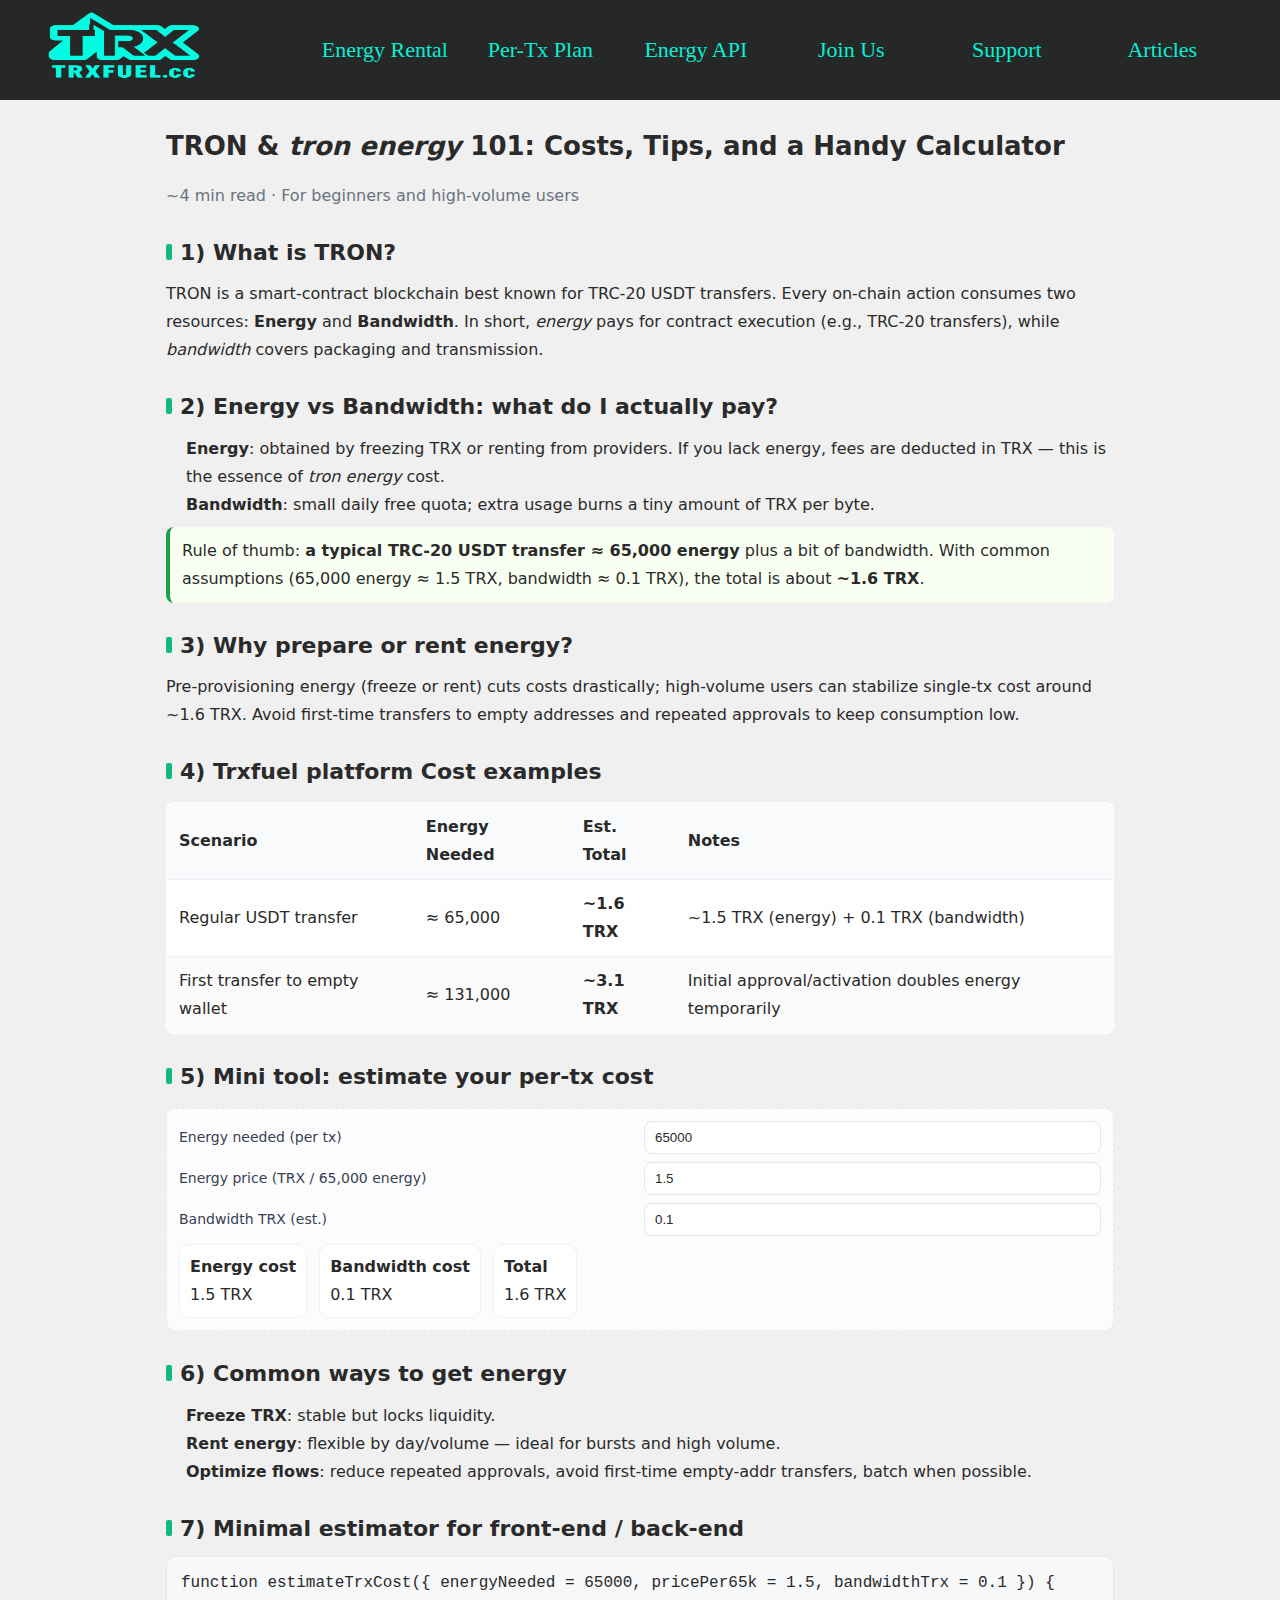
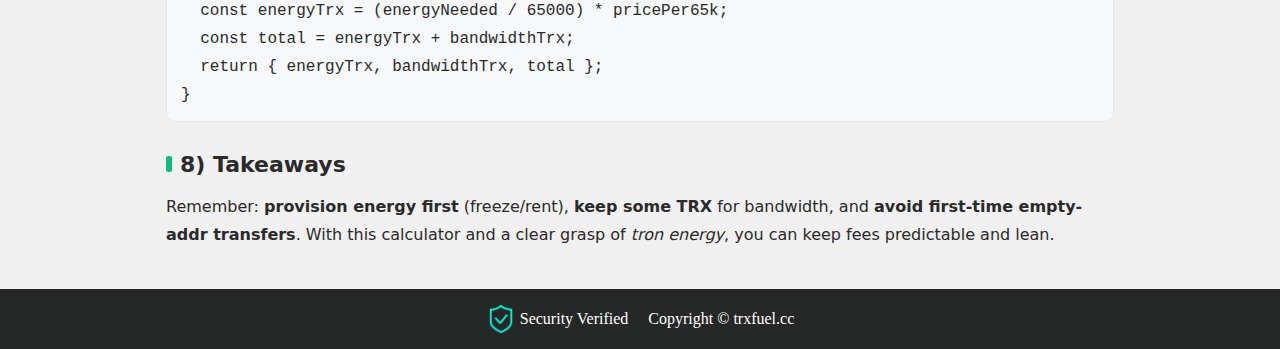
<file: posts/2025-09-20-post-tron-energy.en.html>
<!doctype html>
<html lang="en">
<head>
    <meta charset="utf-8">
    <title>TRON & TRON Energy 101: Costs, Tips, and a Handy Calculator</title>
    <meta name="viewport" content="width=device-width,initial-scale=1">
    <meta name="description" content="A clear intro to TRON, tron energy vs bandwidth, typical energy for a TRC-20 transfer, and how freezing/renting energy reduces fees. Includes a browser-side calculator.">
    <link rel="canonical" href="/posts/2025-09-20-post-tron-energy.en.html">
    <link rel="stylesheet" href="../files/index.css"/>
    <link rel="stylesheet" href="../files/public.css"/>
    <link rel="stylesheet" href="../files/smallScreen.css"/>
    <style>
  .article-body{font:16px/1.75 system-ui,-apple-system,Segoe UI,Roboto,Ubuntu,Arial;color:#111;max-width:980px;margin:24px auto;padding:0 16px}
    .article-body h1{font-size:26px;margin:10px 0 12px}
    .article-body h2{margin:24px 0 8px;font-size:22px}
    .article-body h2::before{content:"";display:inline-block;width:6px;height:16px;background:#10b981;border-radius:2px;margin-right:8px;vertical-align:baseline}
    .article-body p{margin:8px 0}
    .article-body ul,.article-body ol{margin:8px 0 8px 1.25rem}
    .article-body a{color:#0a58ca;text-decoration:none;border-bottom:1px dotted rgba(10,88,202,.35)}
    .article-body a:hover{border-bottom-color:transparent}
    .article-body table{width:100%;border-collapse:collapse;margin:10px 0;border:1px solid #e5e7eb;border-radius:8px;overflow:hidden;background:#fff}
    .article-body th,.article-body td{padding:10px 12px;border-bottom:1px solid #eef2f7}
    .article-body thead th{background:#f8fafc;text-align:left;font-weight:600}
    .article-body tbody tr:nth-child(even){background:#fafafa}
    .article-body pre{background:#f6f8fa;color:#111;padding:12px 14px;border-radius:10px;overflow:auto;border:1px solid #e5e7eb}
    .article-body code{font-family:ui-monospace,SFMono-Regular,Menlo,Consolas,monospace}
    .article-body .note{background:#f8fff2;border-left:4px solid #16a34a;padding:10px 12px;border-radius:8px}
    .muted{color:#6b7280}
    .calc{display:grid;gap:.5rem;grid-template-columns:1fr 1fr;align-items:center;margin:12px 0;padding:12px;border:1px dashed #e5e7eb;border-radius:10px;background:#fcfcff}
    .calc label{font-size:14px;color:#374151}
    .calc input{width:100%;padding:8px 10px;border:1px solid #e5e7eb;border-radius:8px}
    .calc .full{grid-column:1/-1}
    .kpi{display:flex;gap:12px;flex-wrap:wrap}
    .kpi div{background:#fff;border:1px solid #eef2f7;border-radius:10px;padding:8px 10px}
  </style>
</head>
<body>
<div class="header">
  <div class="menu elementWith">
    <div class="logo"><img class="logo_size" loading="lazy" src="../files/logo2.png" alt="logo"/></div>
    <div class="nav">
      <ul>
        <li><a href="https://www.trxfuel.cc/#energyRental">Energy Rental</a></li>
        <li><a href="https://www.trxfuel.cc/#prestore">Per-Tx Plan</a></li>
        <li><a href="https://www.trxfuel.cc/#api">Energy API</a></li>
        <li class="apititle"><a href="https://www.trxfuel.cc/#agents">Join Us</a></li>
        <li id="customerService"><a href="https://www.trxfuel.cc/#">Support</a></li>
        <li id="navArticles"><a href="../articles.html">Articles</a></li>
      </ul>
    </div>
  </div>
</div>
<div class="article-body">

    <h1>TRON & <em>tron energy</em> 101: Costs, Tips, and a Handy Calculator</h1>
    <p class="muted">~4 min read · For beginners and high-volume users</p>

    <h2>1) What is TRON?</h2>
    <p>TRON is a smart-contract blockchain best known for TRC-20 USDT transfers. Every on-chain action consumes two resources: <strong>Energy</strong> and <strong>Bandwidth</strong>. In short, <em>energy</em> pays for contract execution (e.g., TRC-20 transfers), while <em>bandwidth</em> covers packaging and transmission.</p>

    <h2>2) Energy vs Bandwidth: what do I actually pay?</h2>
    <ul>
        <li><strong>Energy</strong>: obtained by freezing TRX or renting from providers. If you lack energy, fees are deducted in TRX — this is the essence of <em>tron energy</em> cost.</li>
        <li><strong>Bandwidth</strong>: small daily free quota; extra usage burns a tiny amount of TRX per byte.</li>
    </ul>
    <div class="note">
        Rule of thumb: <strong>a typical TRC-20 USDT transfer ≈ 65,000 energy</strong> plus a bit of bandwidth. With common assumptions (65,000 energy ≈ 1.5 TRX, bandwidth ≈ 0.1 TRX), the total is about <strong>~1.6 TRX</strong>.
    </div>

    <h2>3) Why prepare or rent energy?</h2>
    <p>Pre-provisioning energy (freeze or rent) cuts costs drastically; high-volume users can stabilize single-tx cost around ~1.6 TRX. Avoid first-time transfers to empty addresses and repeated approvals to keep consumption low.</p>

    <h2>4) Trxfuel platform Cost examples</h2>
    <table>
        <thead><tr><th>Scenario</th><th>Energy Needed</th><th>Est. Total</th><th>Notes</th></tr></thead>
        <tbody>
        <tr><td>Regular USDT transfer</td><td>≈ 65,000</td><td><strong>~1.6 TRX</strong></td><td>~1.5 TRX (energy) + 0.1 TRX (bandwidth)</td></tr>
        <tr><td>First transfer to empty wallet</td><td>≈ 131,000</td><td><strong>~3.1 TRX</strong></td><td>Initial approval/activation doubles energy temporarily</td></tr>
        </tbody>
    </table>

    <h2>5) Mini tool: estimate your per-tx cost</h2>
    <div class="calc" id="calc">
        <label>Energy needed (per tx)</label>
        <input id="energy" type="number" min="1" step="1000" value="65000">
        <label>Energy price (TRX / 65,000 energy)</label>
        <input id="pricePer65k" type="number" min="0" step="0.1" value="1.5">
        <label>Bandwidth TRX (est.)</label>
        <input id="bandwidthTrx" type="number" min="0" step="0.01" value="0.1">
        <div class="full kpi" id="kpi"></div>
    </div>

    <h2>6) Common ways to get energy</h2>
    <ol>
        <li><strong>Freeze TRX</strong>: stable but locks liquidity.</li>
        <li><strong>Rent energy</strong>: flexible by day/volume — ideal for bursts and high volume.</li>
        <li><strong>Optimize flows</strong>: reduce repeated approvals, avoid first-time empty-addr transfers, batch when possible.</li>
    </ol>

    <h2>7) Minimal estimator for front-end / back-end</h2>
    <pre><code>function estimateTrxCost({ energyNeeded = 65000, pricePer65k = 1.5, bandwidthTrx = 0.1 }) {
  const energyTrx = (energyNeeded / 65000) * pricePer65k;
  const total = energyTrx + bandwidthTrx;
  return { energyTrx, bandwidthTrx, total };
}</code></pre>

    <h2>8) Takeaways</h2>
    <p>Remember: <strong>provision energy first</strong> (freeze/rent), <strong>keep some TRX</strong> for bandwidth, and <strong>avoid first-time empty-addr transfers</strong>. With this calculator and a clear grasp of <em>tron energy</em>, you can keep fees predictable and lean.</p>

</div>

<div class="footDiv">
  <div class="safeAuthentication"><img loading="lazy" src="../files/safe.png" alt="safe"/><span>Security Verified</span></div>
  <a href="https://www.trxfuel.cc/" target="_blank" rel="noopener">Copyright © trxfuel.cc</a>
</div>

<script>
  (function () {
    const $ = (id) => document.getElementById(id);
    const energy = $("energy"), price = $("pricePer65k"), bw = $("bandwidthTrx"), kpi = $("kpi");
    const fmt = (n)=> (Math.round(n*1000)/1000).toString();
    function calc(){
      const e = Math.max(1, Number(energy.value||65000));
      const p = Math.max(0, Number(price.value||1.5));
      const b = Math.max(0, Number(bw.value||0.1));
      const energyTrx = (e/65000)*p, total = energyTrx + b;
      kpi.innerHTML =
        '<div><b>Energy cost</b><br>'+fmt(energyTrx)+' TRX</div>'+
        '<div><b>Bandwidth cost</b><br>'+fmt(b)+' TRX</div>'+
        '<div><b>Total</b><br>'+fmt(total)+' TRX</div>';
    }
    ["input","change"].forEach(ev=>{energy.addEventListener(ev,calc);price.addEventListener(ev,calc);bw.addEventListener(ev,calc);});
    calc();
  })();
</script>
</body>
</html>
</file>
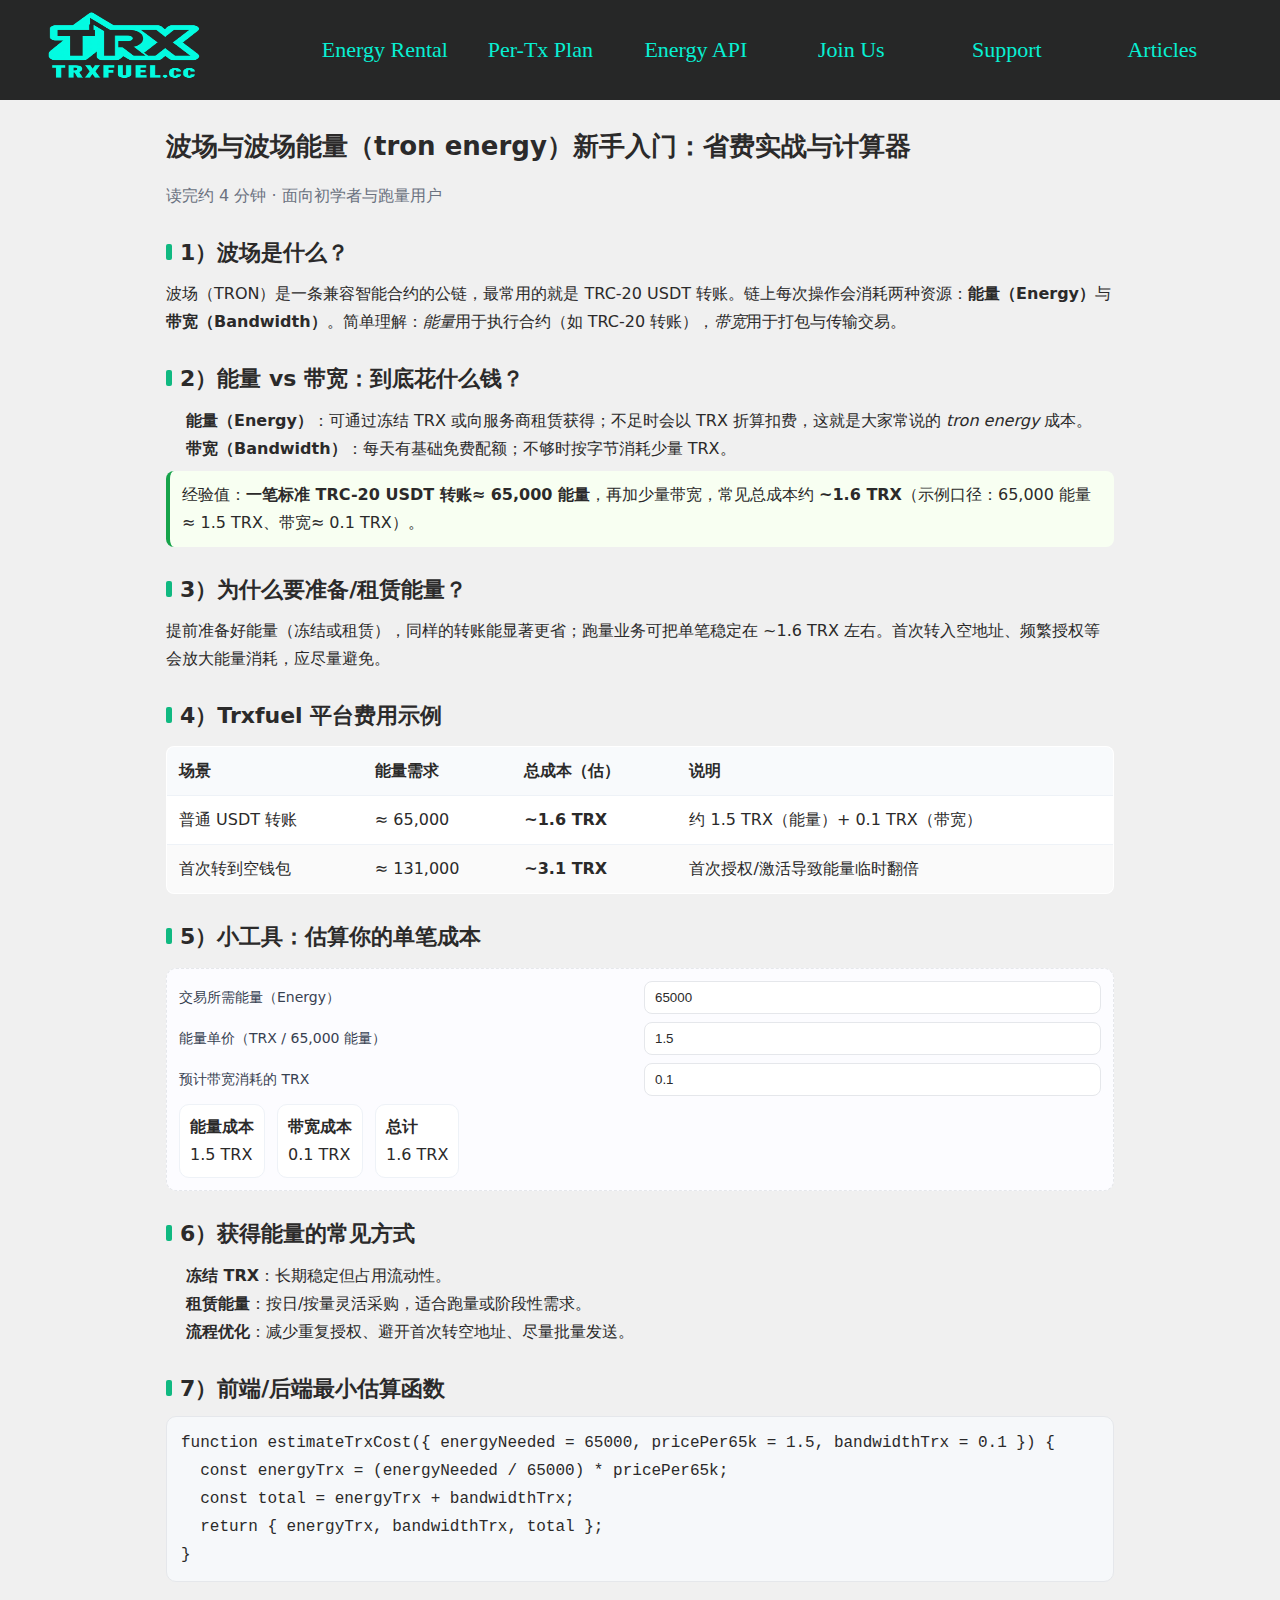
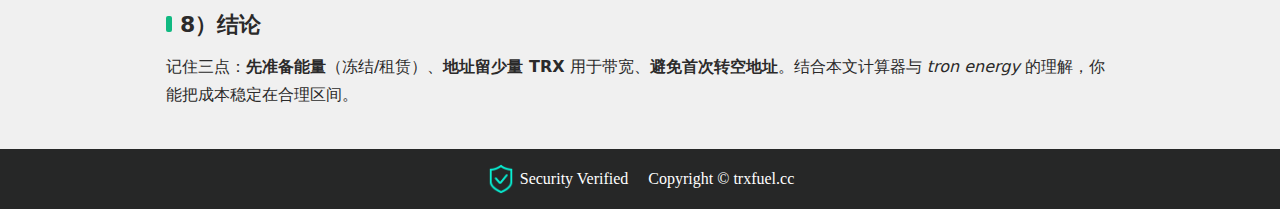
<file: posts/2025-09-20-post-tron-energy.zh.html>
<!doctype html>
<html lang="zh">
<head>
    <meta charset="utf-8">
    <title>波场与波场能量（TRON Energy）新手入门：省费实战与计算器</title>
    <meta name="viewport" content="width=device-width,initial-scale=1">
    <meta name="description" content="讲清 TRON / 能量 / 带宽与省费实操，TRC-20 USDT 转账所需能量与 TRX 成本估算，并附前端计算器。">
    <link rel="canonical" href="/posts/2025-09-20-post-tron-energy.zh.html">
    <link rel="stylesheet" href="../files/index.css"/>
    <link rel="stylesheet" href="../files/public.css"/>
    <link rel="stylesheet" href="../files/smallScreen.css"/>
    <style>
  .article-body{font:16px/1.75 system-ui,-apple-system,Segoe UI,Roboto,Ubuntu,Arial;color:#111;max-width:980px;margin:24px auto;padding:0 16px}
    .article-body h1{font-size:26px;margin:10px 0 12px}
    .article-body h2{margin:24px 0 8px;font-size:22px}
    .article-body h2::before{content:"";display:inline-block;width:6px;height:16px;background:#10b981;border-radius:2px;margin-right:8px;vertical-align:baseline}
    .article-body p{margin:8px 0}
    .article-body ul,.article-body ol{margin:8px 0 8px 1.25rem}
    .article-body a{color:#0a58ca;text-decoration:none;border-bottom:1px dotted rgba(10,88,202,.35)}
    .article-body a:hover{border-bottom-color:transparent}
    .article-body table{width:100%;border-collapse:collapse;margin:10px 0;border:1px solid #e5e7eb;border-radius:8px;overflow:hidden;background:#fff}
    .article-body th,.article-body td{padding:10px 12px;border-bottom:1px solid #eef2f7}
    .article-body thead th{background:#f8fafc;text-align:left;font-weight:600}
    .article-body tbody tr:nth-child(even){background:#fafafa}
    .article-body pre{background:#f6f8fa;color:#111;padding:12px 14px;border-radius:10px;overflow:auto;border:1px solid #e5e7eb}
    .article-body code{font-family:ui-monospace,SFMono-Regular,Menlo,Consolas,monospace}
    .article-body .note{background:#f8fff2;border-left:4px solid #16a34a;padding:10px 12px;border-radius:8px}
    .muted{color:#6b7280}
    .calc{display:grid;gap:.5rem;grid-template-columns:1fr 1fr;align-items:center;margin:12px 0;padding:12px;border:1px dashed #e5e7eb;border-radius:10px;background:#fcfcff}
    .calc label{font-size:14px;color:#374151}
    .calc input{width:100%;padding:8px 10px;border:1px solid #e5e7eb;border-radius:8px}
    .calc .full{grid-column:1/-1}
    .kpi{display:flex;gap:12px;flex-wrap:wrap}
    .kpi div{background:#fff;border:1px solid #eef2f7;border-radius:10px;padding:8px 10px}
  </style>
</head>
<body>
<div class="header">
  <div class="menu elementWith">
    <div class="logo"><img class="logo_size" loading="lazy" src="../files/logo2.png" alt="logo"/></div>
    <div class="nav">
      <ul>
        <li><a href="https://www.trxfuel.cc/#energyRental">Energy Rental</a></li>
        <li><a href="https://www.trxfuel.cc/#prestore">Per-Tx Plan</a></li>
        <li><a href="https://www.trxfuel.cc/#api">Energy API</a></li>
        <li class="apititle"><a href="https://www.trxfuel.cc/#agents">Join Us</a></li>
        <li id="customerService"><a href="https://www.trxfuel.cc/#">Support</a></li>
        <li id="navArticles"><a href="../articles.html">Articles</a></li>
      </ul>
    </div>
  </div>
</div>
<div class="article-body">

    <h1>波场与波场能量（tron energy）新手入门：省费实战与计算器</h1>
    <p class="muted">读完约 4 分钟 · 面向初学者与跑量用户</p>

    <h2>1）波场是什么？</h2>
    <p>波场（TRON）是一条兼容智能合约的公链，最常用的就是 TRC-20 USDT 转账。链上每次操作会消耗两种资源：<strong>能量（Energy）</strong>与<strong>带宽（Bandwidth）</strong>。简单理解：<em>能量</em>用于执行合约（如 TRC-20 转账），<em>带宽</em>用于打包与传输交易。</p>

    <h2>2）能量 vs 带宽：到底花什么钱？</h2>
    <ul>
        <li><strong>能量（Energy）</strong>：可通过冻结 TRX 或向服务商租赁获得；不足时会以 TRX 折算扣费，这就是大家常说的 <em>tron energy</em> 成本。</li>
        <li><strong>带宽（Bandwidth）</strong>：每天有基础免费配额；不够时按字节消耗少量 TRX。</li>
    </ul>
    <div class="note">
        经验值：<strong>一笔标准 TRC-20 USDT 转账≈ 65,000 能量</strong>，再加少量带宽，常见总成本约 <strong>~1.6 TRX</strong>（示例口径：65,000 能量≈ 1.5 TRX、带宽≈ 0.1 TRX）。
    </div>

    <h2>3）为什么要准备/租赁能量？</h2>
    <p>提前准备好能量（冻结或租赁），同样的转账能显著更省；跑量业务可把单笔稳定在 ~1.6 TRX 左右。首次转入空地址、频繁授权等会放大能量消耗，应尽量避免。</p>

    <h2>4）Trxfuel 平台费用示例</h2>
    <table>
        <thead><tr><th>场景</th><th>能量需求</th><th>总成本（估）</th><th>说明</th></tr></thead>
        <tbody>
        <tr><td>普通 USDT 转账</td><td>≈ 65,000</td><td><strong>~1.6 TRX</strong></td><td>约 1.5 TRX（能量）+ 0.1 TRX（带宽）</td></tr>
        <tr><td>首次转到空钱包</td><td>≈ 131,000</td><td><strong>~3.1 TRX</strong></td><td>首次授权/激活导致能量临时翻倍</td></tr>
        </tbody>
    </table>

    <h2>5）小工具：估算你的单笔成本</h2>
    <div class="calc" id="calc">
        <label>交易所需能量（Energy）</label>
        <input id="energy" type="number" min="1" step="1000" value="65000">
        <label>能量单价（TRX / 65,000 能量）</label>
        <input id="pricePer65k" type="number" min="0" step="0.1" value="1.5">
        <label>预计带宽消耗的 TRX</label>
        <input id="bandwidthTrx" type="number" min="0" step="0.01" value="0.1">
        <div class="full kpi" id="kpi"></div>
    </div>

    <h2>6）获得能量的常见方式</h2>
    <ol>
        <li><strong>冻结 TRX</strong>：长期稳定但占用流动性。</li>
        <li><strong>租赁能量</strong>：按日/按量灵活采购，适合跑量或阶段性需求。</li>
        <li><strong>流程优化</strong>：减少重复授权、避开首次转空地址、尽量批量发送。</li>
    </ol>

    <h2>7）前端/后端最小估算函数</h2>
    <pre><code>function estimateTrxCost({ energyNeeded = 65000, pricePer65k = 1.5, bandwidthTrx = 0.1 }) {
  const energyTrx = (energyNeeded / 65000) * pricePer65k;
  const total = energyTrx + bandwidthTrx;
  return { energyTrx, bandwidthTrx, total };
}</code></pre>

    <h2>8）结论</h2>
    <p>记住三点：<strong>先准备能量</strong>（冻结/租赁）、<strong>地址留少量 TRX</strong> 用于带宽、<strong>避免首次转空地址</strong>。结合本文计算器与 <em>tron energy</em> 的理解，你能把成本稳定在合理区间。</p>

</div>

<div class="footDiv">
  <div class="safeAuthentication"><img loading="lazy" src="../files/safe.png" alt="safe"/><span>Security Verified</span></div>
  <a href="https://www.trxfuel.cc/" target="_blank" rel="noopener">Copyright © trxfuel.cc</a>
</div>

<script>
  (function () {
    const $ = (id) => document.getElementById(id);
    const energy = $("energy"), price = $("pricePer65k"), bw = $("bandwidthTrx"), kpi = $("kpi");
    const fmt = (n)=> (Math.round(n*1000)/1000).toString();
    function calc(){
      const e = Math.max(1, Number(energy.value||65000));
      const p = Math.max(0, Number(price.value||1.5));
      const b = Math.max(0, Number(bw.value||0.1));
      const energyTrx = (e/65000)*p, total = energyTrx + b;
      kpi.innerHTML =
        '<div><b>能量成本</b><br>'+fmt(energyTrx)+' TRX</div>'+
        '<div><b>带宽成本</b><br>'+fmt(b)+' TRX</div>'+
        '<div><b>总计</b><br>'+fmt(total)+' TRX</div>';
    }
    ["input","change"].forEach(ev=>{energy.addEventListener(ev,calc);price.addEventListener(ev,calc);bw.addEventListener(ev,calc);});
    calc();
  })();
</script>
</body>
</html>
</file>
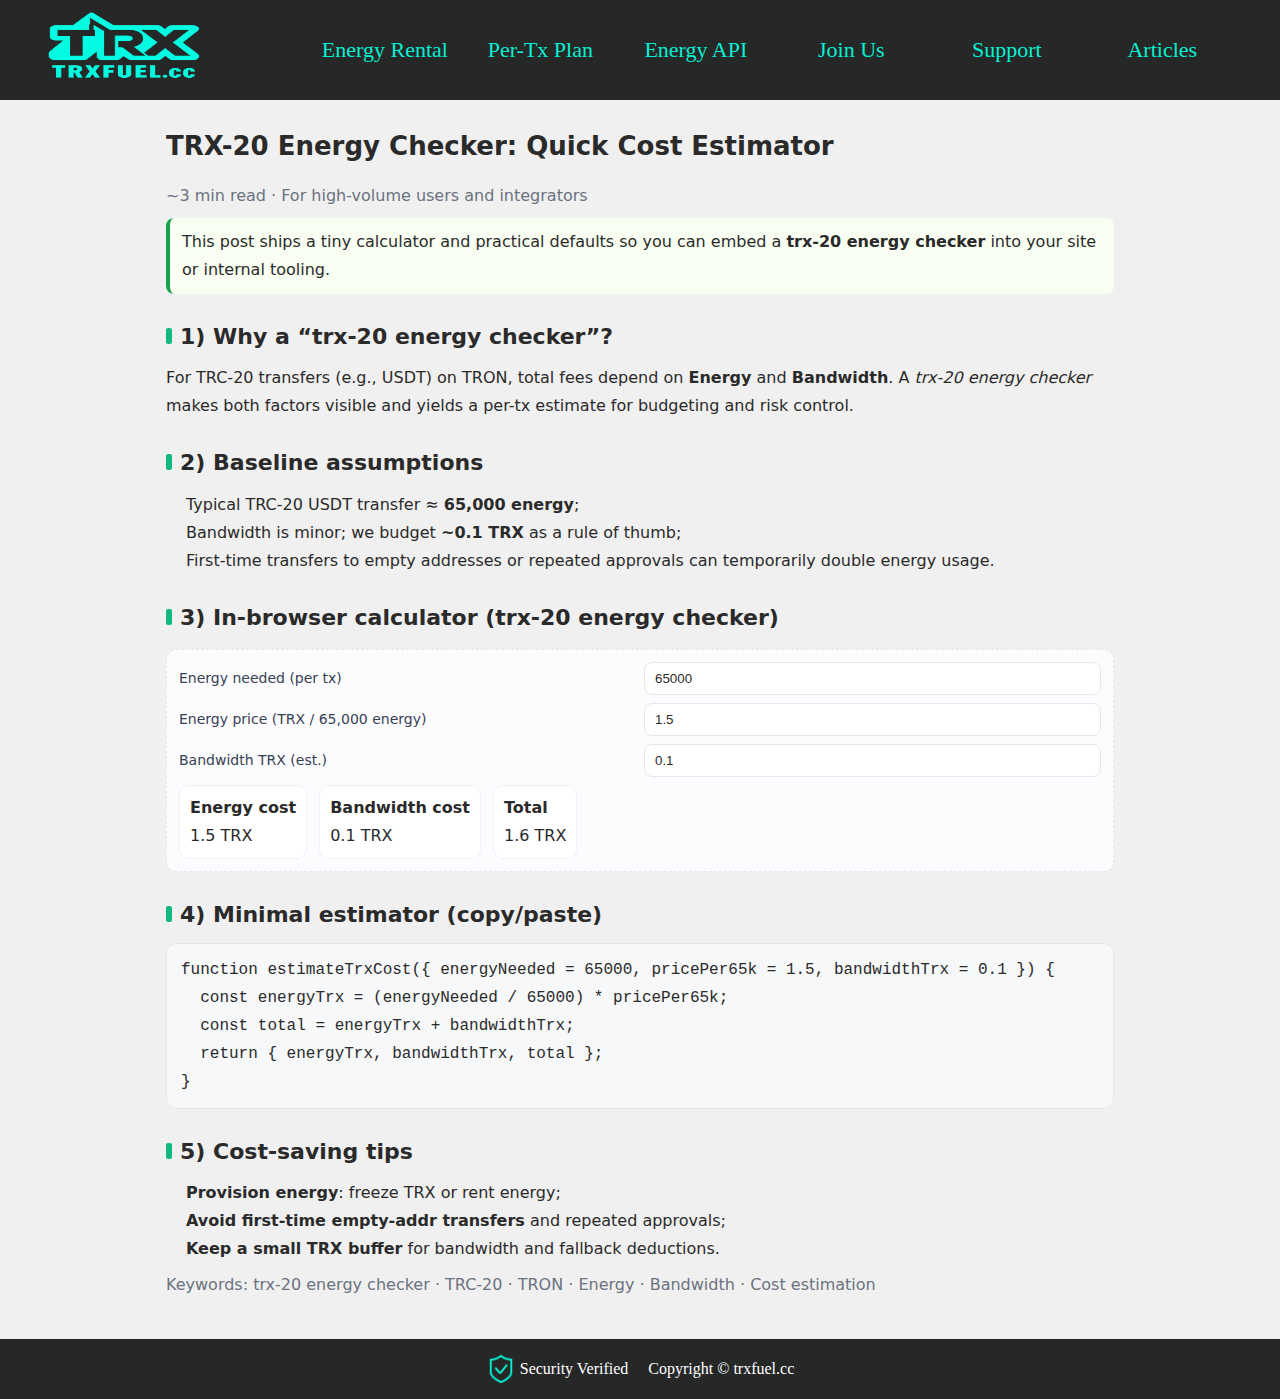
<file: posts/2025-09-22-trx20-energy-checker.en.html>
<!doctype html>
<html lang="en">
<head>
    <meta charset="utf-8">
    <title>TRX-20 Energy Checker: Quick Cost Estimator (with Calculator)</title>
    <meta name="viewport" content="width=device-width,initial-scale=1">
    <meta name="description" content="Use a trx-20 energy checker approach to estimate TRON/TRC-20 transfer energy and TRX costs. Includes a browser-side calculator and money-saving tips.">
    <link rel="canonical" href="/posts/2025-09-22-trx20-energy-checker.en.html">
    <link rel="stylesheet" href="../files/index.css"/>
    <link rel="stylesheet" href="../files/public.css"/>
    <link rel="stylesheet" href="../files/smallScreen.css"/>
    <style>
    .article-body{font:16px/1.75 system-ui,-apple-system,Segoe UI,Roboto,Ubuntu,Arial;color:#111;max-width:980px;margin:24px auto;padding:0 16px}
        .article-body h1{font-size:26px;margin:10px 0 12px}
        .article-body h2{margin:24px 0 8px;font-size:22px}
        .article-body h2::before{content:"";display:inline-block;width:6px;height:16px;background:#10b981;border-radius:2px;margin-right:8px;vertical-align:baseline}
        .article-body p{margin:8px 0}
        .article-body ul,.article-body ol{margin:8px 0 8px 1.25rem}
        .article-body a{color:#0a58ca;text-decoration:none;border-bottom:1px dotted rgba(10,88,202,.35)}
        .article-body a:hover{border-bottom-color:transparent}
        .article-body table{width:100%;border-collapse:collapse;margin:10px 0;border:1px solid #e5e7eb;border-radius:8px;overflow:hidden;background:#fff}
        .article-body th,.article-body td{padding:10px 12px;border-bottom:1px solid #eef2f7}
        .article-body thead th{background:#f8fafc;text-align:left;font-weight:600}
        .article-body tbody tr:nth-child(even){background:#fafafa}
        .article-body pre{background:#f6f8fa;color:#111;padding:12px 14px;border-radius:10px;overflow:auto;border:1px solid #e5e7eb}
        .article-body code{font-family:ui-monospace,SFMono-Regular,Menlo,Consolas,monospace}
        .article-body .note{background:#f8fff2;border-left:4px solid #16a34a;padding:10px 12px;border-radius:8px}
        .muted{color:#6b7280}
        .calc{display:grid;gap:.5rem;grid-template-columns:1fr 1fr;align-items:center;margin:12px 0;padding:12px;border:1px dashed #e5e7eb;border-radius:10px;background:#fcfcff}
        .calc label{font-size:14px;color:#374151}
        .calc input{width:100%;padding:8px 10px;border:1px solid #e5e7eb;border-radius:8px}
        .calc .full{grid-column:1/-1}
        .kpi{display:flex;gap:12px;flex-wrap:wrap}
        .kpi div{background:#fff;border:1px solid #eef2f7;border-radius:10px;padding:8px 10px}
    </style>
</head>
<body>
<div class="header">
  <div class="menu elementWith">
    <div class="logo"><img class="logo_size" loading="lazy" src="../files/logo2.png" alt="logo"/></div>
    <div class="nav">
      <ul>
        <li><a href="https://www.trxfuel.cc/#energyRental">Energy Rental</a></li>
        <li><a href="https://www.trxfuel.cc/#prestore">Per-Tx Plan</a></li>
        <li><a href="https://www.trxfuel.cc/#api">Energy API</a></li>
        <li class="apititle"><a href="https://www.trxfuel.cc/#agents">Join Us</a></li>
        <li id="customerService"><a href="https://www.trxfuel.cc/#">Support</a></li>
        <li id="navArticles"><a href="../articles.html">Articles</a></li>
      </ul>
    </div>
  </div>
</div>
<div class="article-body">

    <h1>TRX-20 Energy Checker: Quick Cost Estimator</h1>
    <p class="muted">~3 min read · For high-volume users and integrators</p>

    <div class="note">
        This post ships a tiny calculator and practical defaults so you can embed a <strong>trx-20 energy checker</strong> into your site or internal tooling.
    </div>

    <h2>1) Why a “trx-20 energy checker”?</h2>
    <p>For TRC-20 transfers (e.g., USDT) on TRON, total fees depend on <strong>Energy</strong> and <strong>Bandwidth</strong>. A <em>trx-20 energy checker</em> makes both factors visible and yields a per-tx estimate for budgeting and risk control.</p>

    <h2>2) Baseline assumptions</h2>
    <ul>
        <li>Typical TRC-20 USDT transfer ≈ <strong>65,000 energy</strong>;</li>
        <li>Bandwidth is minor; we budget <strong>~0.1 TRX</strong> as a rule of thumb;</li>
        <li>First-time transfers to empty addresses or repeated approvals can temporarily double energy usage.</li>
    </ul>

    <h2>3) In-browser calculator (trx-20 energy checker)</h2>
    <div class="calc" id="calc">
        <label>Energy needed (per tx)</label>
        <input id="energy" type="number" min="1" step="1000" value="65000">
        <label>Energy price (TRX / 65,000 energy)</label>
        <input id="pricePer65k" type="number" min="0" step="0.1" value="1.5">
        <label>Bandwidth TRX (est.)</label>
        <input id="bandwidthTrx" type="number" min="0" step="0.01" value="0.1">
        <div class="full kpi" id="kpi"></div>
    </div>

    <h2>4) Minimal estimator (copy/paste)</h2>
    <pre><code>function estimateTrxCost({ energyNeeded = 65000, pricePer65k = 1.5, bandwidthTrx = 0.1 }) {
  const energyTrx = (energyNeeded / 65000) * pricePer65k;
  const total = energyTrx + bandwidthTrx;
  return { energyTrx, bandwidthTrx, total };
}</code></pre>

    <h2>5) Cost-saving tips</h2>
    <ol>
        <li><strong>Provision energy</strong>: freeze TRX or rent energy;</li>
        <li><strong>Avoid first-time empty-addr transfers</strong> and repeated approvals;</li>
        <li><strong>Keep a small TRX buffer</strong> for bandwidth and fallback deductions.</li>
    </ol>

    <p class="muted">Keywords: trx-20 energy checker · TRC-20 · TRON · Energy · Bandwidth · Cost estimation</p>

</div>

<div class="footDiv">
  <div class="safeAuthentication"><img loading="lazy" src="../files/safe.png" alt="safe"/><span>Security Verified</span></div>
  <a href="https://www.trxfuel.cc/" target="_blank" rel="noopener">Copyright © trxfuel.cc</a>
</div>

<script>
    (function () {
        const $ = (id) => document.getElementById(id);
        const energy = $("energy"), price = $("pricePer65k"), bw = $("bandwidthTrx"), kpi = $("kpi");
        const fmt = (n)=> (Math.round(n*1000)/1000).toString();
        function calc(){
            const e = Math.max(1, Number(energy.value||65000));
            const p = Math.max(0, Number(price.value||1.5));
            const b = Math.max(0, Number(bw.value||0.1));
            const energyTrx = (e/65000)*p, total = energyTrx + b;
            kpi.innerHTML =
                '<div><b>Energy cost</b><br>'+fmt(energyTrx)+' TRX</div>'+
                '<div><b>Bandwidth cost</b><br>'+fmt(b)+' TRX</div>'+
                '<div><b>Total</b><br>'+fmt(total)+' TRX</div>';
        }
        ["input","change"].forEach(ev=>{energy.addEventListener(ev,calc);price.addEventListener(ev,calc);bw.addEventListener(ev,calc);});
        calc();
    })();
</script>
</body>
</html>
</file>
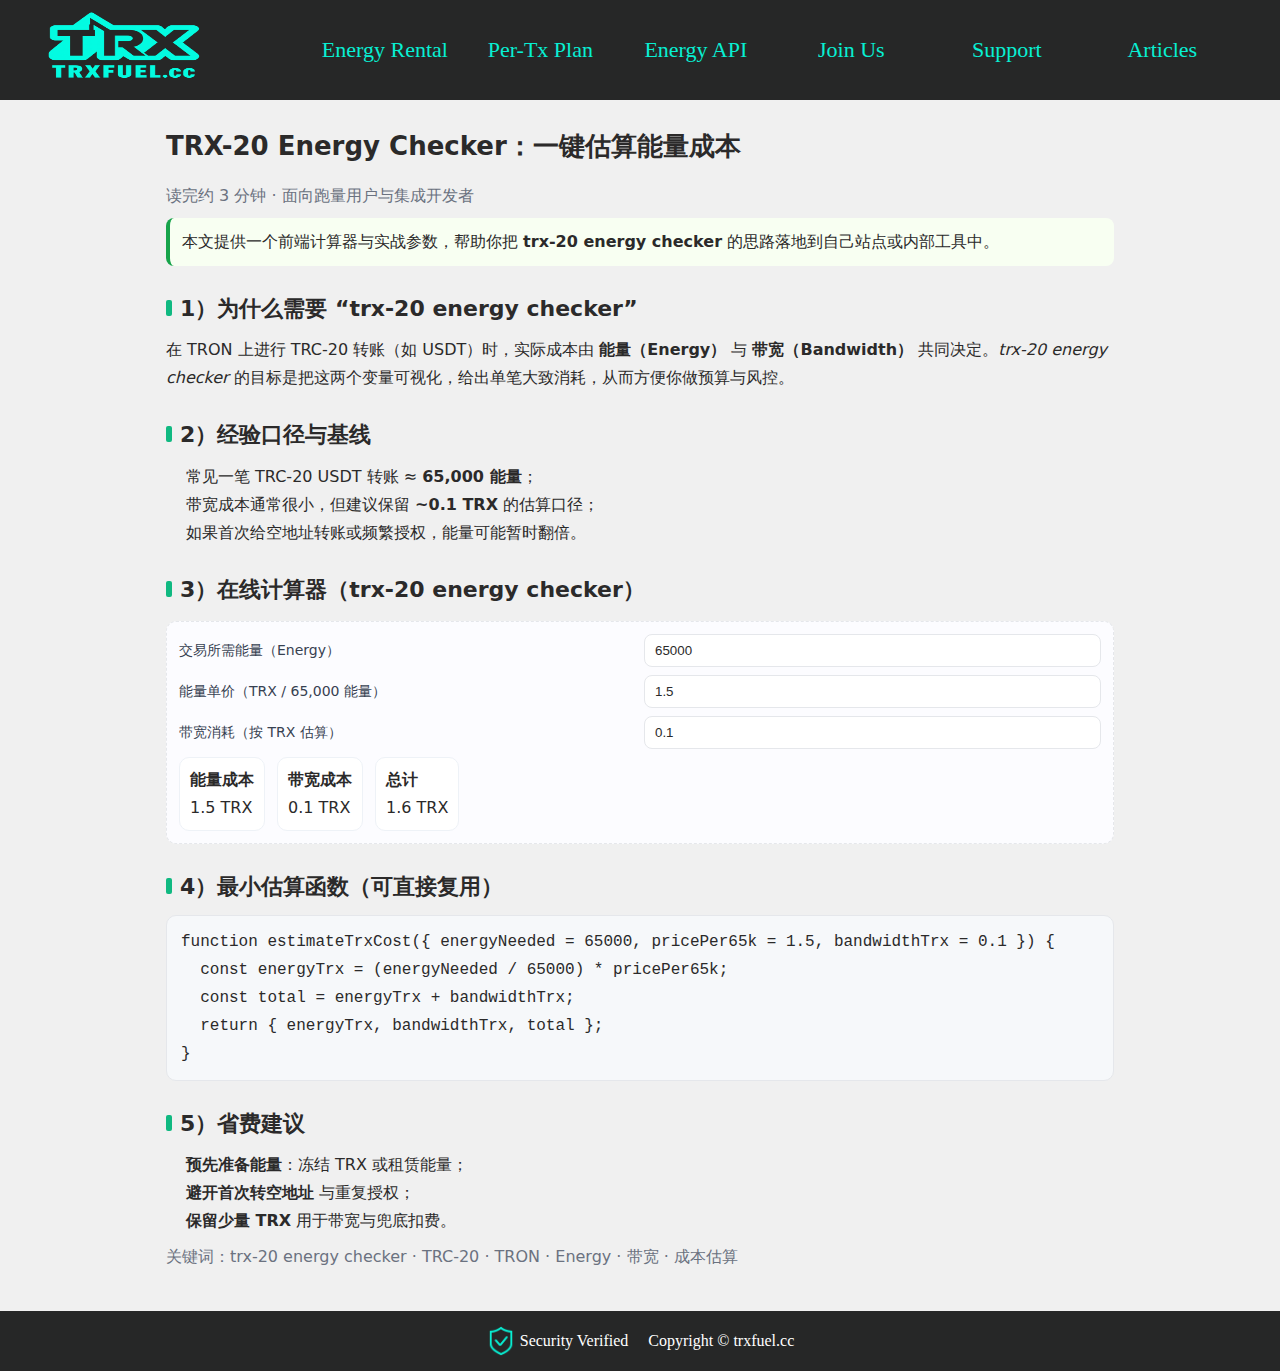
<file: posts/2025-09-22-trx20-energy-checker.zh.html>
<!doctype html>
<html lang="zh">
<head>
    <meta charset="utf-8">
    <title>TRX-20 Energy Checker：一键估算能量成本（含实用计算器）</title>
    <meta name="viewport" content="width=device-width,initial-scale=1">
    <meta name="description" content="用 trx-20 energy checker 思路快速估算 TRON / TRC-20 转账所需能量与 TRX 成本，配前端计算器与省费建议。">
    <link rel="canonical" href="/posts/2025-09-22-trx20-energy-checker.zh.html">
    <link rel="stylesheet" href="../files/index.css"/>
    <link rel="stylesheet" href="../files/public.css"/>
    <link rel="stylesheet" href="../files/smallScreen.css"/>
    <style>
    .article-body{font:16px/1.75 system-ui,-apple-system,Segoe UI,Roboto,Ubuntu,Arial;color:#111;max-width:980px;margin:24px auto;padding:0 16px}
        .article-body h1{font-size:26px;margin:10px 0 12px}
        .article-body h2{margin:24px 0 8px;font-size:22px}
        .article-body h2::before{content:"";display:inline-block;width:6px;height:16px;background:#10b981;border-radius:2px;margin-right:8px;vertical-align:baseline}
        .article-body p{margin:8px 0}
        .article-body ul,.article-body ol{margin:8px 0 8px 1.25rem}
        .article-body a{color:#0a58ca;text-decoration:none;border-bottom:1px dotted rgba(10,88,202,.35)}
        .article-body a:hover{border-bottom-color:transparent}
        .article-body table{width:100%;border-collapse:collapse;margin:10px 0;border:1px solid #e5e7eb;border-radius:8px;overflow:hidden;background:#fff}
        .article-body th,.article-body td{padding:10px 12px;border-bottom:1px solid #eef2f7}
        .article-body thead th{background:#f8fafc;text-align:left;font-weight:600}
        .article-body tbody tr:nth-child(even){background:#fafafa}
        .article-body pre{background:#f6f8fa;color:#111;padding:12px 14px;border-radius:10px;overflow:auto;border:1px solid #e5e7eb}
        .article-body code{font-family:ui-monospace,SFMono-Regular,Menlo,Consolas,monospace}
        .article-body .note{background:#f8fff2;border-left:4px solid #16a34a;padding:10px 12px;border-radius:8px}
        .muted{color:#6b7280}
        .calc{display:grid;gap:.5rem;grid-template-columns:1fr 1fr;align-items:center;margin:12px 0;padding:12px;border:1px dashed #e5e7eb;border-radius:10px;background:#fcfcff}
        .calc label{font-size:14px;color:#374151}
        .calc input{width:100%;padding:8px 10px;border:1px solid #e5e7eb;border-radius:8px}
        .calc .full{grid-column:1/-1}
        .kpi{display:flex;gap:12px;flex-wrap:wrap}
        .kpi div{background:#fff;border:1px solid #eef2f7;border-radius:10px;padding:8px 10px}
    </style>
</head>
<body>
<div class="header">
  <div class="menu elementWith">
    <div class="logo"><img class="logo_size" loading="lazy" src="../files/logo2.png" alt="logo"/></div>
    <div class="nav">
      <ul>
        <li><a href="https://www.trxfuel.cc/#energyRental">Energy Rental</a></li>
        <li><a href="https://www.trxfuel.cc/#prestore">Per-Tx Plan</a></li>
        <li><a href="https://www.trxfuel.cc/#api">Energy API</a></li>
        <li class="apititle"><a href="https://www.trxfuel.cc/#agents">Join Us</a></li>
        <li id="customerService"><a href="https://www.trxfuel.cc/#">Support</a></li>
        <li id="navArticles"><a href="../articles.html">Articles</a></li>
      </ul>
    </div>
  </div>
</div>
<div class="article-body">

    <h1>TRX-20 Energy Checker：一键估算能量成本</h1>
    <p class="muted">读完约 3 分钟 · 面向跑量用户与集成开发者</p>

    <div class="note">
        本文提供一个前端计算器与实战参数，帮助你把 <strong>trx-20 energy checker</strong> 的思路落地到自己站点或内部工具中。
    </div>

    <h2>1）为什么需要 “trx-20 energy checker”</h2>
    <p>在 TRON 上进行 TRC-20 转账（如 USDT）时，实际成本由 <strong>能量（Energy）</strong> 与 <strong>带宽（Bandwidth）</strong> 共同决定。<em>trx-20 energy checker</em> 的目标是把这两个变量可视化，给出单笔大致消耗，从而方便你做预算与风控。</p>

    <h2>2）经验口径与基线</h2>
    <ul>
        <li>常见一笔 TRC-20 USDT 转账 ≈ <strong>65,000 能量</strong>；</li>
        <li>带宽成本通常很小，但建议保留 <strong>~0.1 TRX</strong> 的估算口径；</li>
        <li>如果首次给空地址转账或频繁授权，能量可能暂时翻倍。</li>
    </ul>

    <h2>3）在线计算器（trx-20 energy checker）</h2>
    <div class="calc" id="calc">
        <label>交易所需能量（Energy）</label>
        <input id="energy" type="number" min="1" step="1000" value="65000">
        <label>能量单价（TRX / 65,000 能量）</label>
        <input id="pricePer65k" type="number" min="0" step="0.1" value="1.5">
        <label>带宽消耗（按 TRX 估算）</label>
        <input id="bandwidthTrx" type="number" min="0" step="0.01" value="0.1">
        <div class="full kpi" id="kpi"></div>
    </div>

    <h2>4）最小估算函数（可直接复用）</h2>
    <pre><code>function estimateTrxCost({ energyNeeded = 65000, pricePer65k = 1.5, bandwidthTrx = 0.1 }) {
  const energyTrx = (energyNeeded / 65000) * pricePer65k;
  const total = energyTrx + bandwidthTrx;
  return { energyTrx, bandwidthTrx, total };
}</code></pre>

    <h2>5）省费建议</h2>
    <ol>
        <li><strong>预先准备能量</strong>：冻结 TRX 或租赁能量；</li>
        <li><strong>避开首次转空地址</strong> 与重复授权；</li>
        <li><strong>保留少量 TRX</strong> 用于带宽与兜底扣费。</li>
    </ol>

    <p class="muted">关键词：trx-20 energy checker · TRC-20 · TRON · Energy · 带宽 · 成本估算</p>

</div>

<div class="footDiv">
  <div class="safeAuthentication"><img loading="lazy" src="../files/safe.png" alt="safe"/><span>Security Verified</span></div>
  <a href="https://www.trxfuel.cc/" target="_blank" rel="noopener">Copyright © trxfuel.cc</a>
</div>

<script>
    (function () {
        const $ = (id) => document.getElementById(id);
        const energy = $("energy"), price = $("pricePer65k"), bw = $("bandwidthTrx"), kpi = $("kpi");
        const fmt = (n)=> (Math.round(n*1000)/1000).toString();
        function calc(){
            const e = Math.max(1, Number(energy.value||65000));
            const p = Math.max(0, Number(price.value||1.5));
            const b = Math.max(0, Number(bw.value||0.1));
            const energyTrx = (e/65000)*p, total = energyTrx + b;
            kpi.innerHTML =
                '<div><b>能量成本</b><br>'+fmt(energyTrx)+' TRX</div>'+
                '<div><b>带宽成本</b><br>'+fmt(b)+' TRX</div>'+
                '<div><b>总计</b><br>'+fmt(total)+' TRX</div>';
        }
        ["input","change"].forEach(ev=>{energy.addEventListener(ev,calc);price.addEventListener(ev,calc);bw.addEventListener(ev,calc);});
        calc();
    })();
</script>
</body>
</html>
</file>
<file: files/index.css>
.header {
    background-color: #262727;
    position: relative;
    display: flex;
    align-items: center;
    flex-direction: column;
}

@keyframes colorfulGradientAnimation {
    0% {
        background-position: 0% 50%;
    }

    25% {
        background-position: 25% 50%;
    }

    50% {
        background-position: 50% 50%;
    }

    75% {
        background-position: 75% 50%;
    }

    100% {
        background-position: 100% 50%;
    }
}

@keyframes apicolor-change {
    0% {
        color: #08EFD3;
    }

    50% {
        color: rgb(255, 136, 0);
    }

    100% {
        color: #08EFD3;
    }
}

.apititle {
    animation: apicolor-change 3s infinite;
}

.menu {
    display: flex;
    height: 100px;
    justify-content: space-between;
    align-items: center;
}

.logo {
    width: 22%;
}

.logo_size {
    width: 166px;
    height: 100px;
}

.nav {
    width: 78%;
    font-size: 22px;
    color: #08EFD3;
    line-height: 40px;
    margin-left: 4px;
    text-align: center;
}

.nav ul {
    display: flex;
    justify-content: space-around;
    align-items: center;
}

.nav ul li {
    color: #08EFD3;
    cursor: pointer;
    width: 33.333%;
}

.title {
    text-align: center;
    font-size: 28px;
    margin-top: 50px;
    background: linear-gradient(to left, #aeee19, #aef800, #01f2fa, #faa301, #08EFD3);
    /* 起始颜色为#ff9966，结束颜色为#ff5e62，水平方向 */
    background-size: 400% 100%;
    -webkit-background-clip: text;
    -webkit-text-fill-color: transparent;
    animation: colorfulGradientAnimation 3s linear infinite alternate;
}

.title p {
    font-size: 32px;
    font-weight: bold;
    margin-top: 26px;
}

.notice {
    padding: 0 10px;
    border: 1px solid #ffffff;
    border-radius: 6px;
    margin: 60px 0 20px 0;
    background-color: #ffffff;
    line-height: 40px;
    letter-spacing: 2px;
    overflow: hidden;
    font-size: 18px;
    text-align: center;
    box-sizing: border-box;
}

.noticeColor {
    color: #02af28;
    animation: color-change 2s infinite;
}

@keyframes color-change {
    0% {
        color: #01d700;
    }

    50% {
        color: #1900fc;
    }

    100% {
        color: #01d700;
    }
}

.noticeIstyle {
    font-weight: bold;
}

.energyRentalDiv {
    margin: 0 auto;
    background-color: #fff;
    padding: 12px;
    display: flex;
    flex-direction: row;
    flex-wrap: wrap;
    justify-content: space-between;
    box-shadow: 0px 5px 10px rgba(0, 0, 0, 0.5);
    border-radius: 6px;
}

.energyRentalDiv h2,
.exchangeDiv h2,
.prestoreDiv h2,
.apiDiv h2,
.agentsDiv h2 {
    width: 100%;
    padding: 14px;
    margin-top: 15px;
    font-size: 35px;
    background-color: #08EFD3;
    border-radius: 4px;
    font-weight: bold;
    text-align: center;
}

.bishuleft {
    line-height: 25px;
}

.bishuleft ul li {
    list-style: initial;
    list-style-type: disc;
    text-align: justify;
    line-height: 58px;
    margin-left: 20px;
    color: #777a9c;
}

.bishuPublick {
    box-sizing: border-box;
    padding: 16px;
    width: 33.33%;
}

.bishucenter {
    border-left: 1px solid #eee;
    display: flex;
    flex-direction: column;
}

.setpNumberSytle,
.setpNumberSytle2 {
    /* padding: 10px; */
    font-size: 18px;
    /* background-color: #08EFD3; */
    /* border-radius: 4px; */
    font-weight: bold;
}

.setpNumberSytle2 {
    color: #000000;
    /* animation: opacity-loop 1.2s infinite; */
}

@keyframes opacity-loop {
    0% {
        opacity: 1;
    }

    50% {
        opacity: 0.3;
    }

    100% {
        opacity: 1;
    }
}

.selectTimeAndPrice input {
    width: 25%;
    text-align: center;
    color: #000;
    background-color: #E7E6E6;
    padding: 6px;
    border: 0px;
    border-radius: 5px;
    font-size: 18px;
}

.selectTimeAndPrice {
    display: flex;
    justify-content: space-between;
    align-items: center;
    font-size: 16px;
    margin: 45px 0 25px 0;
}

.selectTimeAndPrice select,
.calculator>select {
    text-align: center;
    background-color: #E7E6E6;
    padding: 11px 4px;
    border: 0px;
    border-radius: 5px;
    font-size: 18px;
    cursor: pointer;
}

#selectCount {
    width: 40%;
}

#timeAndPrice {
    width: 55%;
}

.SelectPrompt {
    display: flex;
    flex-direction: column;
    font-size: 16px;
    line-height: 38px;
}

.SelectPrompt>span>i {
    color: #b30548;
    font-weight: bold;
}

.gray {
    text-decoration: underline;
    color: rgb(32, 102, 233);
}

#tokenName {
    color: #53556c;
}

.bishuright {
    border-left: 1px solid #eee;
    display: flex;
    flex-direction: column;
}

.addressDiv {
    margin: 42px 0 28px 0;
}

.addressTitle {
    font-size: 18px;
    font-weight: bold;
    /* margin: 30px 0 10px 0; */
    display: flex;
    align-items: center;
}

#energyAddress,
#exchangeAddress,
#getCount,
#copyPrestoreAddress,
#calculatorText {
    font-size: 15px;
    background-color: #E7E6E6;
    padding: 11px 7px;
    border: 0px;
    border-radius: 5px;
    cursor: pointer;
}

#energyAddress {
    display: inline-block;
    width: 100%;
    text-align: center;
}

#getCount {
    width: 250px;
    line-height: 22px;
    color: #ff7b00;
    font-size: 22px;
    font-weight: bold;
    text-align: center;
    cursor: none !important;
    overflow: hidden;
}

#copyPrestoreAddress {
    text-align: center;
    margin-top: 15px;
}

#exchangeAddress {
    line-height: 22px;
    display: inline-block;
    width: 100%;
    text-align: center;
}

.iconFont1,
.iconFont2 {
    width: 36px;
    height: 36px;
}

.iconFont1 {
    cursor: pointer;
}



.iconFont2 {
    margin-top: 10px;
}

#price {
    font-size: 40px;
    font-weight: bold;
    color: #b30548;
}

.priceSpan {
    line-height: 45px;
    font-size: 20px;
    font-weight: bold;
    color: #53556c;
}

.convertSpan {
    margin: 24px 0;
    font-size: 16px;
}

.exchangeDiv,
.apiDiv,
.agentsDiv {
    margin: 0 auto;
    margin-top: 40px;
    background-color: #fff;
    padding: 12px;
    display: flex;
    flex-direction: column;
    align-items: center;
    box-shadow: 0px 5px 10px rgba(0, 0, 0, 0.5);
    border-radius: 6px;
}

.prestoreDiv {
    margin: auto;
    display: flex;
    flex-direction: row;
    flex-wrap: wrap;
    margin-top: 40px;
    background-color: #fff;
    padding: 12px;
    box-shadow: 0px 5px 10px rgba(0, 0, 0, 0.5);
    border-radius: 6px;
}


.exchangeRateP,
.exchangeutRate {
    display: inline;
    font-size: 18px;
    line-height: 35px;
    text-align: center;
    color: #8b8b8b;
}

.PriceTitleP1,
.PriceTitleP2 {
    display: inline;
    font-size: 20px;
    font-weight: bold;
    line-height: 35px;
    text-align: center;
    color: #2fa102;
}

.exchangeRateDiv {
    margin-top: 10px;
}

.priceDiv {
    display: flex;
    flex-direction: row;
    align-items: center;
    justify-content: space-between;
}

.conversion {
    display: flex;
    align-items: center;
    justify-content: center;
    border: 2px solid #262727;
    border-radius: 6px;
    overflow: hidden;
    line-height: 34px;
    font-size: 18px;
    font-weight: bold;
    width: 120px;
    background-color: #262727;
}

.conversion span {
    display: inline-block;
    padding: 0;
    width: 50%;
    text-align: center;
    cursor: pointer;
    background-color: #fff;
}

.selectTrxUsdt {
    background-color: #262727 !important;
    color: #b3ff01;
}

.exchangeInputDiv {
    display: flex;
    flex-direction: row;
    justify-content: space-around;
    flex-wrap: wrap;
    margin-top: 20px;
}

.exchangeInputDiv input,
.calculator>input {
    color: #000;
    text-align: center;
    /* background-color: #E7E6E6; */
    padding: 9px 7px;
    border: 2px solid #161616;
    border-radius: 5px;
    font-size: 18px;
}

.exchangeItem1,
.exchangeItem2,
.exchangeItem3,
.exchangeItem4 {
    display: flex;
    flex-direction: column;
    align-items: center;
    justify-content: center;
    line-height: 50px;
}

.exchangeItem4 {
    border-left: 1px solid #ccc;
    margin-left: 20px;
    padding: 20px;
}

#iconName1,
#iconName2,
.iconName3,
.selectTitle {
    font-size: 22px;
    font-weight: bold;
    display: flex;
    align-items: center;
}

#rqCodeicon2,
#rqCodeicon3,
#rqCodeicon4 {
    width: 28px;
    height: 28px;
    margin-left: 8px;
    cursor: pointer;
}

.exchangeItem2 {
    margin: 0 15px;
    margin-top: 10px;
}

.exchangePrompt {
    font-size: 18px;
    line-height: 32px;
    margin: 15px 0;
}

.prestoreLeft,
.prestoreRight {
    width: 50%;
    display: flex;
    flex-direction: column;
    padding: 16px;
}

.descriptionDiv ul li {
    list-style: initial;
    list-style-type: disc;
    text-align: justify;
    line-height: 30px;
    margin: 10px 0;
    margin-left: 20px;
    font-size: 18px;

}

.descriptionDiv b {
    font-weight: bold;
    color: #b30548;
}

.lianxikefu,
.viewBot {
    font-weight: bold;
    text-decoration: none;
}

.descriptionDiv span {
    font-size: 22px;
}

.prestoreAddress {
    display: flex;
    flex-direction: column;
    margin-top: 30px;
}

.calculator {
    display: flex;
    flex-direction: row;
    flex-wrap: wrap;
    width: 100%;
}

.calculatorTitle {
    width: 100%;
    font-size: 22px;
    font-weight: bold;
    display: flex;
    align-items: center;
}

#calculatorText {
    width: 30%;
    /* height: 44px; */
    text-align: center;
    font-size: 22px;
    line-height: 44px;
    padding: 0 4px;
    font-weight: bold;
    color: #ff7b00;
    overflow: hidden;
}

.selectMethod {
    display: flex;
    align-items: center;
    justify-content: center;
    border: 2px solid #262727;
    border-radius: 6px;
    overflow: hidden;
    line-height: 34px;
    font-size: 18px;
    font-weight: bold;
    width: 50%;
    background-color: #262727;
}

.selectMethod span {
    display: flex;
    justify-content: center;
    align-items: center;
    padding: 0;
    width: 50%;
    height: 100%;
    background-color: #fff;
    cursor: pointer;
}

.selectText {
    width: 100%;
    font-size: 15px;
    color: #fa5c01;
    margin-top: 4px;
    line-height: 22px;
}

.useTrx {
    background-color: #262727 !important;
    color: #08EFD3;
}

.selectUseUsdt {
    background-color: #262727 !important;
    color: #b3ff01;
}

.calculatorzhangwei {
    width: 20%;
}

.calculatorGetCount {
    display: flex;
    justify-content: center;
    align-items: center;
    width: 30%;
    font-size: 18px;
    font-weight: bold;
    border: 2px solid #000;
    border-radius: 6px;
    background-color: #262727;
    color: #08EFD3;
}

.calculator>input {
    width: 50%;
}

.selectMethod,
.calculatorzhangwei,
.calculatorGetCount {
    margin: 15px 0;
}

.calculatoriconDiv {
    width: 20%;
    display: flex;
    display: flex;
    justify-content: center;
    align-items: center;
}

.calculatoricon {
    width: 40px;
    height: 40px;
}


.prestoreAddress b {
    font-size: 14px;
    color: #525353;
}

.SelectDiv {
    display: flex;
    flex-direction: row;
    flex-wrap: wrap;
    justify-content: space-between;
    margin-top: 30px;
}

.SelectDiv input {
    font-size: 15px;
    /* background-color: #E7E6E6; */
    padding: 11px 7px;
    border: 2px solid #161616;
    border-radius: 5px;
    width: 75%;
    margin-top: 15px;
}

.SelectDiv span {
    width: 100%;
}

#selectAddrBtn {
    width: 20%;
    background-color: #08EFD3;
    border: none;
    font-size: 16px;
    font-weight: bold;
    border-radius: 6px;
    margin-top: 15px;
    cursor: pointer;
}

.apiTitleDiv {
    width: 100%;
    display: flex;
    flex-wrap: wrap;
    flex-direction: row;
    margin-top: 16px;
}

.energyPriceDiv {
    display: flex;
    flex-direction: row;
}

.energyPriceDivLeft,
.energyPriceDivRight {
    width: 50%;
}

.apiTitleItem1,
.apiTitleItem2 {
    width: 35%;
    display: flex;
    flex-direction: column;
    padding: 16px;
    padding-top: 0px;
}

.apiTitleItem2 {
    border-left: 1px solid #dbdbdb;
    border-right: 1px solid #dbdbdb;
}

.apiPriceColor {
    color: #8b8b8b;
    margin-top: 12px;
}

.price_1hour,
.price_1day,
.price_3day,
.price_7day,
.price_15day,
.price_30day {
    color: #009700;
}


.apiTitleItem3 {
    width: 30%;
    display: flex;
    flex-direction: column;
    padding: 16px;
    padding-top: 0px;
}

.apiPriceP {
    font-size: 22px;
    font-weight: bold;
}

.apiTitleItem1 ul li,
.apiTitleItem2 ul li {
    list-style: initial;
    list-style-type: disc;
    text-align: justify;
    line-height: 30px;
    margin: 10px 0;
    margin-left: 20px;
    font-size: 18px;
}

.apiKeFuDiv {
    display: flex;
    flex-wrap: wrap;
    align-items: center;
}

.apiKeFuImg {
    width: 50px;
    height: 50px;
    margin: 16px 20px 0 0;
}

.apiKeFu {
    display: flex;
    flex-direction: column;
}

.apiKeFu>a:focus {
    outline: none;
    border-bottom: none;
}

.apiKeFuId {
    font-size: 18px;
    margin-top: 16px;
    color: blue;
    font-weight: bold;
}

.apiKeFuId2 {
    font-size: 16px;
    color: blue;
    margin-top: 6px;
    text-align: center;
}

.apiQueryDiv {
    display: flex;
    flex-direction: row;
    flex-wrap: wrap;
    justify-content: space-between;
    margin-top: 30px;
}

.apiQueryP {
    width: 100%;
    font-size: 22px;
    font-weight: bold;
}

.apiQueryDiv input {
    font-size: 15px;
    padding: 11px 7px;
    border: 2px solid #161616;
    border-radius: 5px;
    width: 75%;
    margin-top: 26px;
}

#apiQueryBtn {
    width: 20%;
    background-color: #08EFD3;
    border: none;
    font-size: 16px;
    font-weight: bold;
    border-radius: 6px;
    margin-top: 26px;
    cursor: pointer;
}

.aboutDiv,
.faq {
    margin: 40px 0 0 0;
    background-color: #fff;
    box-shadow: 0px 5px 10px rgba(0, 0, 0, 0.5);
}

.aboutIndexPage,
.joinUsIndexPage,
.faqDiv {
    margin: auto;
    padding: 12px;
}

.aboutIndexPage h3 {
    font-size: 35px;
    font-weight: bold;
    text-align: center;
    margin-top: 40px;
}

.aboutUl {
    margin: 0 auto;
    display: flex;
    flex-direction: row;
    justify-content: space-between;
    align-items: center;
    margin-top: 70px;
}

.aboutUl li {
    width: 100%;
    display: flex;
    flex-direction: column;
    align-items: center;
    justify-content: space-around;
}

.aboutUl li img {
    width: 100px;
    height: 100px;
    margin-bottom: 10px;
}

.aboutUl li span {
    font-size: 22px;
}

.aboutIndexPage>div {
    margin-top: 50px;
    font-size: 18px;
    line-height: 36px;
    color: #7a7d9e;
}

.aboutIndexPage>div>a {
    color: blue;
    text-decoration: underline;
}

.aboutList {
    display: flex;
    flex-direction: row;
    flex-wrap: wrap;
    justify-items: space-between;
    align-items: center;
    margin-top: 50px;
}

.aboutList li {
    width: 50%;
    display: flex;
    flex-direction: row;
    align-items: center;
    margin-bottom: 50px;
}

.aboutList li img {
    width: 50px;
    height: 50px;
}

.aboutList li span {
    font-size: 18px;
    color: #7a7d9e;
    margin-left: 4px;
}

.joinUsDiv {
    margin: 40px 0 0 0;
    box-shadow: 0px 5px 10px rgba(0, 0, 0, 0.5);
    background-color: #ffffff;
}

.joinUsIndexPage h3 {
    font-size: 35px;
    font-weight: bold;
    text-align: center;
    margin-top: 40px;
}

.joinUsUl {
    display: flex;
    flex-direction: row;
    flex-wrap: wrap;
    justify-content: space-between;
    align-items: center;
    margin-top: 50px;
}

.joinUsUl li {
    width: 50%;
    display: flex;
    flex-direction: row;
    align-items: center;
    margin-bottom: 50px;
    padding: 16px 0;
}

.joinUsUl li:nth-child(even) {
    padding-left: 20px;
}

.joinUsUl li img {
    margin-right: 10px;
    width: 50px;
    height: 50px;
}

.joinUsUl li span {
    font-size: 18px;
    text-align: justify;
    line-height: 32px;
}

.joinUsUl a {
    color: blue;
}

.joinUsUl i {
    font-weight: bold;
}

.faq {
    display: flex;
    flex-direction: column;
}

.faqDiv h3 {
    font-size: 35px;
    font-weight: bold;
    text-align: center;
    margin: 40px 0;
}

.faqItem {
    margin-bottom: 30px;

}

.faqItem p {
    padding-left: 34px;
    line-height: 32px;
    font-size: 18px;
    color: #7a7d9e;
}

.faqTitle {
    display: flex;
    align-items: center;
}

.faqTitle img {
    width: 30px;
    height: 30px;
    margin-right: 4px;
}

.faqTitle h4 {
    line-height: 50px;
    font-size: 20px;
}

.footDiv {
    width: 100%;
    min-height: 60px;
    margin-top: 40px;
    display: flex;
    flex-direction: row;
    justify-content: center;
    align-items: center;
    background-color: #262727;
}

.footDiv a {
    color: #fff;
}

.safeAuthentication {
    display: flex;
    justify-content: center;
    align-items: center;
    margin-right: 20px;
}

.safeAuthentication span {
    color: #fff;
}

.safeAuthentication img {
    width: 30px;
    height: 30px;
    margin-right: 4px;
}

.popupMenu>div {
    display: none;
}

#message {
    position: fixed;
    top: 40%;
    left: 50%;
    transform: translate(-40%, -50%);
    background-color: #272626;
    color: #fff;
    padding: 14px 12px;
    border-radius: 6px;
    text-align: center;
    z-index: 9999999 !important;
}

#backTop {
    position: fixed;
    width: 66px;
    height: 66px;
    bottom: 24%;
    right: 3%;
    border: 1px solid #87c000;
    background-color: #404541;
    border-radius: 50%;
    cursor: pointer;
}

#backTop img {
    width: 54px;
    height: 54px;
    position: absolute;
    top: 50%;
    left: 50%;
    transform: translate(-50%, -50%);
}

#kefuIcon {
    display: block;
    position: fixed;
    width: 66px;
    height: 66px;
    bottom: 13%;
    right: 3%;
    border: 1px solid #87c000;
    background-color: #404541;
    border-radius: 50%;
    cursor: pointer;
}

#kefuIcon img {
    width: 54px;
    height: 54px;
    position: absolute;
    top: 50%;
    left: 50%;
    transform: translate(-50%, -50%);
}

#telegramID {
    position: fixed;
    top: 50%;
    left: 50%;
    transform: translate(-50%, -50%);
    width: 300px;
    padding: 20px;
    text-align: center;
    z-index: 999999 !important;
    background-color: #eeeded;
    box-shadow: 0px 6px 20px rgba(0, 0, 0, 0.5);
    border-radius: 6px;
}

.telegramDiv {
    display: flex;
    flex-direction: column;
    justify-content: center;
    align-items: center;
}

.telegramTitle {
    display: flex;
    flex-direction: row;
    justify-content: space-between;
    align-items: center;
    width: 100%;
}

.telegramTitle>span:first-of-type {
    font-size: 18px;
    font-weight: bold;
}

.telegramTitle>span:nth-of-type(2) {
    font-size: 24px;
    font-weight: bold;
    cursor: pointer;
    color: #666666;
}

.telegramDiv img {
    width: 64px;
    height: 64px;
    margin-top: 30px;
}

.telegramDiv>p:first-of-type {
    margin: 35px 0;
    font-size: 20px;
    font-weight: bold;
    color: blue;
}

#copyTelegram,
.telegramButton a {
    display: inline-block;
    width: 110px;
    height: 45px;
    border-radius: 6px;
    background-color: #a9f101;
    font-size: 18px;
    line-height: 45px;
    font-weight: bold;
    cursor: pointer;
}

.telegramButton {
    display: flex;
    flex-direction: row;
    justify-content: space-between;
    align-items: center;
    width: 100%;
}

#addressQrcode,
.addressBalanceDiv {
    position: fixed;
    top: 50%;
    left: 50%;
    transform: translate(-50%, -50%);
    padding: 20px;
    text-align: center;
    z-index: 999999 !important;
    background-color: #eeeded;
    box-shadow: 0px 6px 20px rgba(0, 0, 0, 0.5);
    border-radius: 6px;
}

.qrcodeDiv {
    display: flex;
    flex-direction: column;
    justify-content: center;
    align-items: center;
}

.qrcodeText {
    display: flex;
    flex-direction: row;
    justify-content: space-between;
    width: 100%;
}

#qrcodeTitle {
    font-size: 18px;
    font-weight: bold;
}

#qrcodeImg {
    width: 220px;
    height: 220px;
    margin: 15px 0;
}

#saveLocal,
#closeQrcode {
    padding: 8px 6px;
    border: 1px solid #08EFD3;
    background-color: #08EFD3;
    border-radius: 4px;
    font-weight: bold;
    cursor: pointer;
}

#addressBalance {
    position: fixed;
    width: 100%;
    height: 100%;
    top: 0;
    left: 0;
    background-color: #000;
    z-index: 999999999 !important;
    background-color: rgba(255, 255, 255, 0.0);
}

.balanceList::-webkit-scrollbar-track {
    background-color: #262727;
    /* 轨道背景颜色 */
}

.balanceList::-webkit-scrollbar-thumb {
    background-color: #ffffff;
    /* 滑块背景颜色 */
}


.addressBalanceDiv {
    min-width: 40%;
    height: 80%;
    background-color: #262727;
}

.balanceTitle {
    color: #fff;
    font-size: 20px;
    font-weight: bold;
    text-align: center;
    line-height: 40px;
}

.meingxiText {
    font-size: 18px;
    color: #ffffff;
    font-weight: 400;
    margin: 12px 0;
}

#balance,
#zhekou,
#usecount {
    color: rgb(255, 102, 0);
}

.balanceList {
    position: absolute;
    top: 54%;
    left: 50%;
    transform: translate(-50%, -50%);
    width: 95%;
    height: 84%;
    overflow-y: auto;
    overflow-x: hidden;
}

.balanceList p {
    color: #fff !important;
    font-size: 16px;
    border-top: 1px solid #5a5959;
    padding: 20px 0;
    line-height: 24px;
    text-align: left;
}

.closeBalance {
    position: absolute;
    top: -3%;
    right: -3%;
    width: 40px;
    height: 40px;
    border-radius: 50%;
    background-color: #303131;
    color: #b3ff00;
    font-size: 22px;
    font-weight: bold;
    text-align: center;
    line-height: 40px;
    cursor: pointer;

}

.agentsContentDiv {
    display: flex;
    flex-direction: row;
    width: 100%;
}

.agentsDescribe {
    display: flex;
    flex-direction: column;
    justify-content: center;
    align-items: center;
    width: 100%;
}

.agentsSalary {
    width: 100%;
    border-bottom: 1px solid #a0a0a0;
    padding: 10px 0px;
}

.agentsSalary > p,
.agentsRequire > p {
    font-size: 24px;
    font-weight: bold;
    color: #08EFD3;
    text-align: center;
    letter-spacing: .2em;
}

.agentsSalaryDiv,
.agentsRequireDiv {
    display: flex;
    flex-direction: row;
    flex-wrap: wrap;
    justify-content: space-between;
    align-items: center;
    width: 100%;
    padding: 10px 0px;
}

.ourResources,
.agentsRequirements {
    display: flex;
    flex-direction: row;
    align-items: center;
    width: 50%;
    margin: 6px 0;
}

.ourResources > img,
.agentsRequirements > img {
    width: 34px;
    height: 34px;
    margin-right: 10px;
}

.ourResources > span,
.agentsRequirements > span {
    font-size: 18px;
    font-weight: 400;
}

.agentsRequire {
    width: 100%;
    display: flex;
    flex-direction: column;
    padding: 10px 0px;
}

.agentsText {
    font-size: 20px;
    font-weight: bold;
    color: #ff8d00;
    margin: 0 0 10px 0;
}

.telegram-text {
    cursor: pointer;
    background: linear-gradient(90deg, #b2ff00, #01f2fa, #b400ff, #00ff00, #fff900, #ff7800, #ff0000);;
    background-size: 400% 100%;
    -webkit-background-clip: text;
    background-clip: text;
    color: transparent;
    animation: teletramShift 2.5s ease-in-out infinite;
}

@keyframes teletramShift {
    0% {
    background-position: 0% 50%;
  }
  50% {
    background-position: 100% 50%;
  }
  100% {
    background-position: 0% 50%;
  }
}
</file>
<file: files/public.css>
* {
         margin: 0;
         padding: 0;
         color: #2b2a2a;
         box-sizing: border-box;
}

i {
         font-style: normal;
}

body {
         background: #f0f0f0;
}

a {
         text-decoration: none;
         color: #08EFD3;
}

a:focus {
         outline: none;
         border-bottom: 3px solid #08EFD3;
}

ul,
li {
         list-style: none;
         margin: 0;
         padding: 0;
}

.elementWith {
         width: 1200px;
}
</file>
<file: files/smallScreen.css>
/* 小屏样式处理 */
@media (max-width: 768px) {
         .header {
                  padding-left: 0;
                  padding-right: 0;
         }

         .menu {
                  width: auto !important;
         }

         .logo {
                  width: 30%;
                  display: flex;
                  justify-content: center;
         }

         .logo_size {
                  width: 32vw;
                  height: 22vw;
                  margin-left: 2vw;
         }

         .nav {
                  width: 70%;
                  font-size: 4.8vw;
                  margin-top: 3vw;
                  line-height: 12vw;
         }

         .nav ul {
                  flex-wrap: wrap;
                  justify-content: center;
         }

         .selectTimeAndPrice select {
                  font-size: 4.6vw;
         }

         .title {
                  margin-top: 10vw;
                  width: auto !important;
                  text-align: center;
                  color: #ffffff;
         }

         .energyRentalDiv {
                  margin-top: 0vw;

         }

         .energyRentalDiv h2,
         .exchangeDiv h2,
         .prestoreDiv h2,
         .apiDiv h2 {
                  font-size: 7vw;
         }

         .title h1 {
                  font-size: 10vw;
         }

         .notice {
                  margin-top: 12vw;
                  padding: 0 1.5vw;
                  width: 99%;
                  line-height: 8vw;
                  font-size: 4.4vw;
                  text-align: left;
                  text-align: justify;
         }

         .title p {
                  font-size: 6vw;
         }

         .energyRentalDiv {
                  width: 99%;
                  flex-direction: column;
         }

         .exchangeDiv {
                  width: 99%;
                  flex-direction: column;
         }

         .prestoreDiv {
                  width: 99%;
                  flex-direction: column;
         }

         .apiDiv {
                  width: 99%;
                  flex-direction: column;
         }

         .exchangePrompt {
                  font-size: 4.4vw;
         }

         .SelectPrompt {
                  font-size: 4.4vw;
         }

         .descriptionDiv ul li {
                  font-size: 4.4vw;
         }

         .addressTitle {
                  margin-bottom: 0px;
         }

         .bishuPublick {
                  width: 100%;
                  padding: 3.5vw 0;
         }

         .bishucenter {
                  border-left: none;
                  border-bottom: 1px solid #dbdbdb;
         }

         #energyAddress,
         #exchangeAddress,
         #copyPrestoreAddress {
                  font-size: 4.2vw;
                  display: inline-block;
                  width: 99%;
         }

         #rqCodeicon2,
         #rqCodeicon3,
         #rqCodeicon4 {
                  width: 7vw;
                  height: 7vw;
                  margin-left: 2.5vw;
         }

         .conversion {
                  width: 33vw;
                  margin-bottom: 2vw;
         }

         .conversion span {
                  font-size: 4.5vw;
                  line-height: 9.4vw;
         }

         #price {
                  font-size: 9.5vw;
         }

         .addressDiv {
                  margin: 8vw 0 5vw 0;
         }

         .setpNumberSytle {
                  font-size: 5.4vw;
         }

         .addressTitle {
                  font-size: 4.6vw;
         }

         .bishuleft {
                  order: 2;
         }

         .bishuleft ul li {
                  line-height: 11vw;
                  font-size: 4.4vw;
         }

         .bishuright {
                  /* display: none; */
                  border-left: none;
                  border-bottom: 1px solid #dbdbdb;
         }

         #exchangeAddress {
                  margin-top: 3.8vw;
         }

         .priceSpan {
                  margin-bottom: 2.2vw;
                  font-size: 5.8vw;
                  line-height: 12vw;
         }

         .convertSpan {
                  font-size: 4.4vw;
         }

         .selectTimeAndPrice {
                  margin: 8vw 0 4vw 0;
         }

         .exchangeRateP,
         .exchangeutRate {
                  display: block;
                  font-size: 4.8vw;
         }

         #iconName1,
         #iconName2,
         .iconName3,
         .selectTitle {
                  font-size: 5.8vw;
         }

         .exchangeItem1 {
                  width: 40%;
         }

         .exchangeItem2 {
                  margin: 0 4vw;
                  width: 10%;
         }

         .iconFont1,
         .iconFont2 {
                  width: 10vw;
                  height: 10vw;
         }

         .descriptionDiv span,
         .calculatorTitle {
                  font-size: 6vw;
         }

         .exchangeItem3 {
                  width: 40%;
         }

         .exchangeItem4 {
                  margin-left: 0px;
                  border-left: none;
                  width: 100%;
                  padding: 5.4vw 0;
         }

         #exchangeInput1 {
                  width: 100%;
         }

         #getCount {
                  width: 100%;
                  font-size: 4.5vw;
         }

         .prestoreLeft {
                  flex-direction: column;
                  width: 100%;
                  padding: 0;
         }

         .selectMethod {
                  font-size: 3.5vw;
         }

         .calculatorGetCount {
                  font-size: 3.5vw;
         }

         .calculatoricon {
                  width: 8vw;
                  height: 8vw;
         }

         #selectAddrBtn {
                  font-size: 4.6vw;
         }

         .prestoreRight {
                  width: 100%;
                  padding: 4vw 0 0 0;
         }

         #calculatorText {
                  height: 12.6vw;
                  font-size: 5.8vw;
                  padding: 0 2vw;
                  line-height: 12.6vw;
         }

         .calculator>input {
                  height: 12vw;
                  padding: 0 2vw;
                  font-size: 5.5vw;
                  line-height: 12vw;
         }

         .selectText {
                  font-size: 4vw;
                  line-height: 5.5vw;
                  text-align: justify;
         }

         .descriptionDiv {
                  width: 100%;
                  padding: 4vw 0;
         }

         .prestoreAddress {
                  width: 100%;
                  padding: 4vw 0;
         }

         #copyPrestoreAddress {
                  width: 100%;
                  margin-top: 5vw;
         }

         .SelectDiv {
                  width: 100%;
                  padding: 4vw 0;
                  margin-top: 4vw;
         }

         .apiTitleDiv {
                  width: 100%;
                  display: flex;
                  flex-direction: column;
                  margin-top: 16px;
         }

         .apiTitleItem1,
         .apiTitleItem2,
         .apiTitleItem3 {
                  width: 100%;
                  display: flex;
                  flex-direction: column;
                  padding: 16px;
         }

         .apiTitleItem1 {
                  padding-top: 0px;
         }

         .apiTitleItem2 {
                  border-left: none;
                  border-right: none;
                  border-top: 1px solid #dbdbdb;
                  border-bottom: 1px solid #dbdbdb;
         }

         .aboutIndexPage,
         .joinUsIndexPage,
         .faqDiv {
                  width: 100%;
         }

         .aboutIndexPage h3 {
                  font-size: 8vw;
         }

         .aboutUl {
                  margin-top: 10vw;
         }

         .aboutIndexPage>div {
                  margin-top: 10vw;
                  font-size: 4.9vw;
                  text-align: justify;
         }

         .aboutUl li img {
                  width: 16vw;
                  height: 16vw;
         }

         .aboutUl li span {
                  font-size: 5vw;
         }

         .aboutList {
                  flex-direction: column;
                  justify-content: space-between;
                  align-items: flex-start;
                  margin-top: 10vw;
         }

         .aboutList li {
                  margin-bottom: 8vw;
                  width: 100%;
         }

         .aboutList li img {
                  width: 8vw;
                  height: 8vw;
         }

         .aboutList li span {
                  font-size: 4.5vw;
                  color: #7a7d9e;
                  text-align: justify;
         }

         .joinUsIndexPage h3 {
                  font-size: 8vw;
         }

         .joinUsUl {
                  flex-direction: column;
                  margin-top: 10vw;
         }

         .joinUsUl li {
                  width: 100%;
                  padding: 0;
                  margin-bottom: 9vw;
         }

         .joinUsUl li span {
                  font-size: 4.9vw;
                  color: #7a7d9e;
         }

         .joinUsUl li span i {
                  font-weight: normal;
         }

         .joinUsUl li:nth-child(even) {
                  padding-left: 0vw;
         }

         .joinUsUl li img {
                  width: 10vw;
                  height: 10vw;
         }

         .faqDiv h3 {
                  font-size: 8vw;
                  margin: 10vw 0 8vw 0;
         }

         .faqTitle img {
                  width: 7.8vw;
                  height: 7.8vw;
                  margin-right: 1vw;
         }

         .faqTitle h4 {
                  line-height: 8vw;
                  font-size: 5vw;
         }

         .faqItem p {
                  padding-left: 8.8vw;
                  font-size: 4.9vw;
                  text-align: justify;
         }

         .footDiv {
                  flex-direction: column;
                  flex-wrap: wrap;
                  padding: 2vw 0;
         }

         .safeAuthentication img {
                  width: 7vw;
                  height: 7vw;
         }

         .safeAuthentication {
                  margin-bottom: 2vw;
         }

         .safeAuthentication span,
         .footDiv a {
                  font-size: 4.4vw;
         }

         .footDiv a {
                  font-size: 4.5vw;
         }

         #backTop,
         #kefuIcon {
                  width: 13vw;
                  height: 13vw;
         }

         #backTop {
                  bottom: 20vw;
         }

         #kefuIcon {
                  bottom: 3vw;
         }

         #backTop img,
         #kefuIcon img {
                  width: 10vw;
                  height: 10vw;
         }

         #telegramID {
                  width: 80vw;
                  padding: 5vw;
                  box-shadow: 0px 2vw 3vw rgba(0, 0, 0, 0.5);
         }

         #addressQrcode {
                  box-shadow: 0px 2vw 3vw rgba(0, 0, 0, 0.5);
         }

         .telegramTitle>span:first-of-type {
                  font-size: 5vw;
         }

         .telegramTitle>span:nth-of-type(2) {
                  font-size: 7vw;
         }

         .telegramDiv img {
                  width: 20vw;
                  height: 20vw;
         }

         .telegramDiv>p:first-of-type {
                  margin: 10vw 0;
                  font-size: 7vw;
         }

         #copyTelegram,
         .telegramButton a {
                  width: 28vw;
                  height: 12vw;
                  font-size: 4.5vw;
                  line-height: 12vw;
         }

         #qrcodeTitle {
                  font-size: 5vw;
         }

         #qrcodeImg {
                  width: 60vw;
                  height: 60vw;
         }

         #saveLocal,
         #closeQrcode {
                  padding: 8px 6px;
                  font-size: 4.4vw;
                  font-weight: bold;
         }

         .addressBalanceDiv {
                  width: 80%;
                  height: 80%;
         }

         .balanceTitle {
                  font-size: 3.3vw;
                  line-height: 8vw;
         }

         .meingxiText {
                  font-size: 4vw;
                  margin: 2vw 0;
         }

         #balance {
                  font-size: 4.8vw;
         }

         .balanceList p {
                  font-size: 3.5vw;
                  padding: 2vw 0;
                  line-height: 6vw;
         }

         .balanceList {
                  top: 54%;
                  left: 50%;
                  width: 95%;
                  height: 76%;
         }

         .closeBalance {
                  width: 11vw;
                  height: 11vw;
                  font-size: 7vw;
                  line-height: 11vw;
         }

         .agentsDiv {
                  width: 99%;
         }

         .agentsDiv h2 {
                  font-size: 7vw;
         }

         .ourResources,
         .agentsRequirements {
                  margin: 2.8vw 0;
                  width: 100%;
         }

         .agentsSalaryDiv {
                  flex-direction: column;
         }

         .ourResources>span,
         .agentsRequirements>span {
                  font-size: 3.9vw;
                  font-weight: 400;
         }

         .agentsSalary>p,
         .agentsRequire>p {
                  font-size: 6vw;
         }

         .agentsText {
                  font-size: 5vw;
         }
}
</file>
